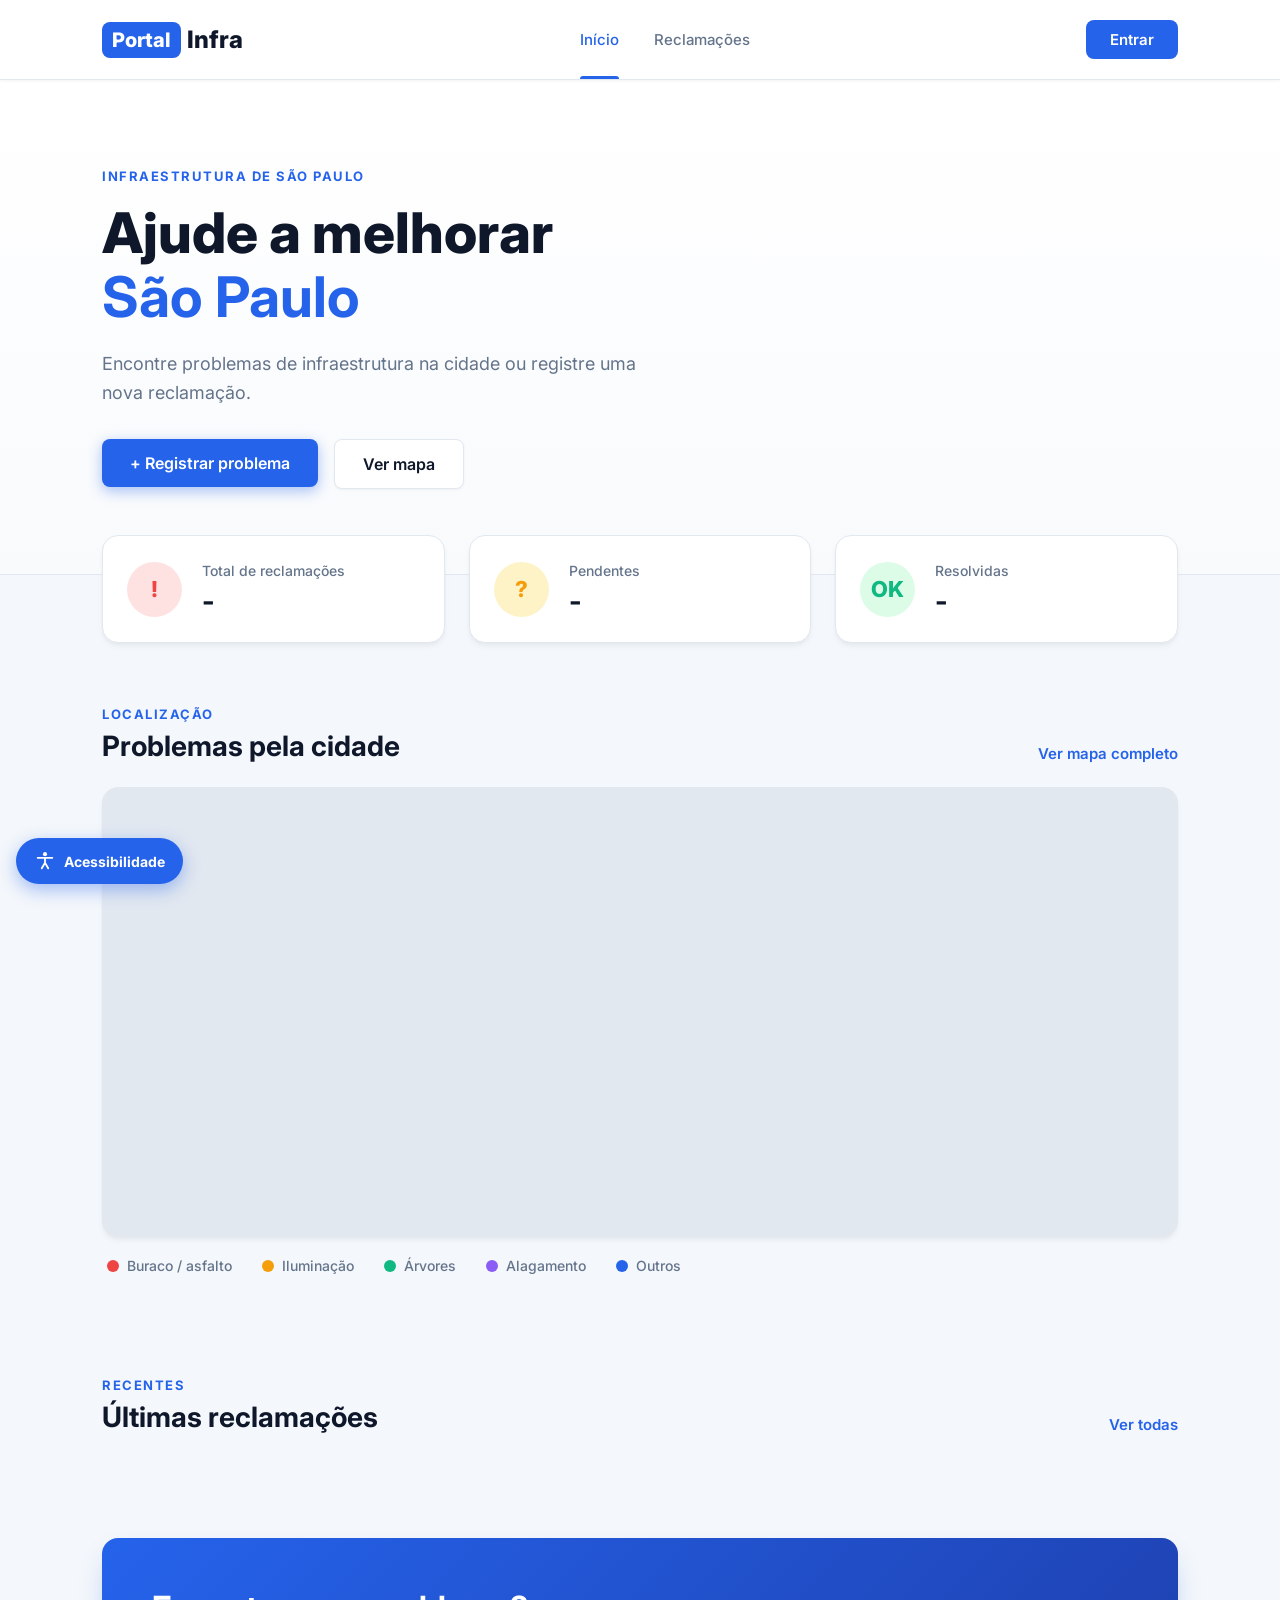
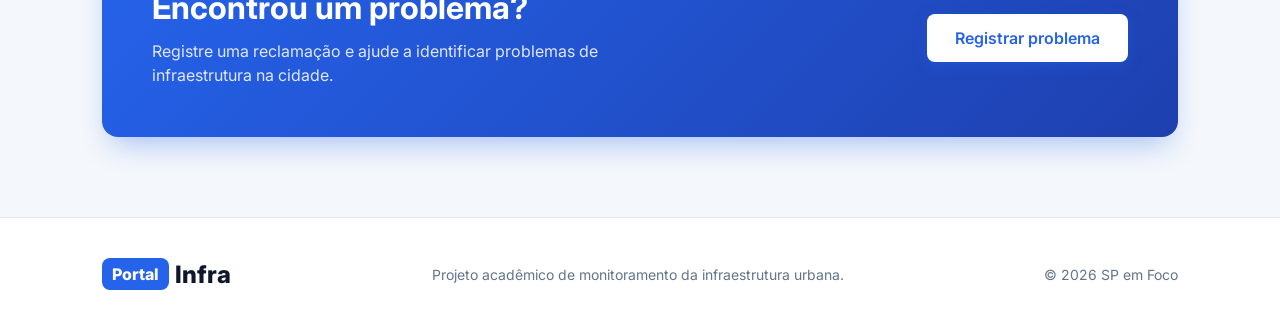
<file: index.html>
<!doctype html>
<html lang="pt-br">
<head>
  <meta charset="UTF-8" />
  <meta name="viewport" content="width=device-width, initial-scale=1.0" />
  <title>Portal Infra</title>
  <!-- Adicionando a fonte Inter -->
  <link rel="preconnect" href="https://fonts.googleapis.com" />
  <link rel="preconnect" href="https://fonts.gstatic.com" crossorigin />
  <link
          href="https://fonts.googleapis.com/css2?family=Inter:wght@400;500;600;700;800&display=swap"
          rel="stylesheet"
  />
  <link rel="stylesheet" href="style.css" />
  <script src="api.js" defer></script>
  <script src="scriptindex.js" defer></script>
</head>
<body>
<!-- CABEÇALHO -->
<header class="header">
  <div class="logo"><span>Portal</span> Infra</div>

  <nav id="nav-menu">
    <a href="#" class="active">Início</a>

    <a href="reclamacoes.html">Reclamações</a>
    
  </nav>

  <div class="header-actions">
    <!-- Área do usuário -->
    <div class="user-menu" id="user-menu" style="display: none">
      <button
              class="user-menu-btn"
              id="user-menu-btn"
              type="button"
              aria-expanded="false"
      >
        <span id="nome-usuario">Usuário</span>
        <span class="seta-menu">▼</span>
      </button>

      <div class="user-dropdown" id="user-dropdown" hidden>
        <a href="perfil.html">Meu perfil</a>
        <a href="reclamacoes.html">Reclamações</a>
        <button type="button" id="btn-sair">Sair</button>
      </div>
    </div>

    <a href="login.html" id="btn-entrar">
      <button class="btn-login" type="button">Entrar</button>
    </a>

    <!-- Botão Menu Mobile (Hambúrguer) -->
    <button
            class="menu-toggle"
            id="menu-toggle"
            type="button"
            aria-label="Abrir menu de navegação"
            aria-expanded="false"
    >
      <span class="hamburger-bar"></span>
      <span class="hamburger-bar"></span>
      <span class="hamburger-bar"></span>
    </button>
  </div>
</header>

<script>
  // Renderização instantânea do cabeçalho e das opções de admin antes da resposta do servidor
  (function () {
    try {
      const salvo = JSON.parse(localStorage.getItem("usuario") || "null");
      if (salvo && salvo.nome) {
        const btnEntrar = document.getElementById("btn-entrar");
        const userMenu = document.getElementById("user-menu");
        const nomeUsuario = document.getElementById("nome-usuario");
        const dropdown = document.getElementById("user-dropdown");
        const btnSair = document.getElementById("btn-sair");

        if (btnEntrar) btnEntrar.style.display = "none";
        if (userMenu) userMenu.style.display = "block";
        if (nomeUsuario) nomeUsuario.textContent = salvo.nome;

        if (salvo.tipo === "ADMIN" && dropdown) {
          const linksAdmin = [
            { id: "link-moderacao", href: "moderacao.html", texto: "Painel de Moderação" },
            { id: "link-validacao-resolucoes", href: "validar-resolucoes.html", texto: "Validar Resoluções" },
          ];

          linksAdmin.forEach(({ id, href, texto }) => {
            if (!document.getElementById(id)) {
              const link = document.createElement("a");
              link.id = id;
              link.href = href;
              link.textContent = texto;
              if (btnSair) {
                dropdown.insertBefore(link, btnSair);
              } else {
                dropdown.appendChild(link);
              }
            }
          });
        }
      }
    } catch (e) {
      localStorage.removeItem("usuario");
    }
  })();
</script>

<!-- CONTEÚDO PRINCIPAL -->
<main>
  <!-- HERO -->
  <section class="hero">
    <div class="hero-text">
      <span class="tag">INFRAESTRUTURA DE SÃO PAULO</span>
      <h1>
        Ajude a melhorar
        <strong>São Paulo</strong>
      </h1>
      <p>
        Encontre problemas de infraestrutura na cidade ou registre uma nova
        reclamação.
      </p>

      <div class="hero-buttons">
        <a href="nova-reclamacao.html" data-acao="nova-reclamacao">
          <button class="btn-primary" type="button">+ Registrar problema</button>
        </a>
        <button class="btn-secondary" type="button">Ver mapa</button>
      </div>
    </div>
  </section>

  <!-- ESTATÍSTICAS -->
  <section class="stats">
    <div class="stat-card">
      <div class="red-recl">!</div>
      <div>
        <span>Total de reclamações</span>
        <h2 id="count-total">-</h2>
      </div>
    </div>

    <div class="stat-card">
      <div class="analise-yel">?</div>
      <div>
        <span>Pendentes</span>
        <h2 id="count-pendentes">-</h2>
      </div>
    </div>

    <div class="stat-card">
      <div class="resolvidas-gre">OK</div>
      <div>
        <span>Resolvidas</span>
        <h2 id="count-resolvidas">-</h2>
      </div>
    </div>
  </section>

  <!-- MAPA -->
  <section class="map-section">
    <div class="section-title">
      <div>
        <span class="small-title">LOCALIZAÇÃO</span>
        <h2>Problemas pela cidade</h2>
      </div>
      <button class="see-map" type="button">Ver mapa completo</button>
    </div>

    <div class="map" id="map">
      <!-- Conteúdo do mapa inserido pelo JS -->
    </div>

    <!-- LEGENDA -->
    <div class="legend">
      <div><span class="legend-dot red-dot"></span> Buraco / asfalto</div>
      <div><span class="legend-dot yellow-dot"></span> Iluminação</div>
      <div><span class="legend-dot green-dot"></span> Árvores</div>
      <div><span class="legend-dot purple-dot"></span>Alagamento</div>
      <div><span class="legend-dot blue-dot"></span> Outros</div>
      
    </div>
  </section>

  <!-- RECLAMAÇÕES RECENTES -->
  <section class="complaints">
    <div class="section-title">
      <div>
        <span class="small-title">RECENTES</span>
        <h2>Últimas reclamações</h2>
      </div>
      <button class="see-map" type="button">Ver todas</button>
    </div>

    <div class="complaint-list">
      <!-- Conteúdo das reclamações inserido pelo JS -->
      <div class="complaint-list" id="lista-recentes"></div>
    </div>
  </section>

  <!-- CTA -->
  <section class="cta">
    <div>
      <h2>Encontrou um problema?</h2>
      <p>
        Registre uma reclamação e ajude a identificar problemas de
        infraestrutura na cidade.
      </p>
    </div>
    <button class="btn-primary cta-btn" type="button" data-acao="nova-reclamacao">
      Registrar problema
    </button>
  </section>
</main>

<!-- RODAPÉ -->
<footer>
  <div class="logo"><span>Portal</span> Infra</div>
  <p>Projeto acadêmico de monitoramento da infraestrutura urbana.</p>
  <span>© 2026 SP em Foco</span>
</footer>
</body>
</html>
</file>
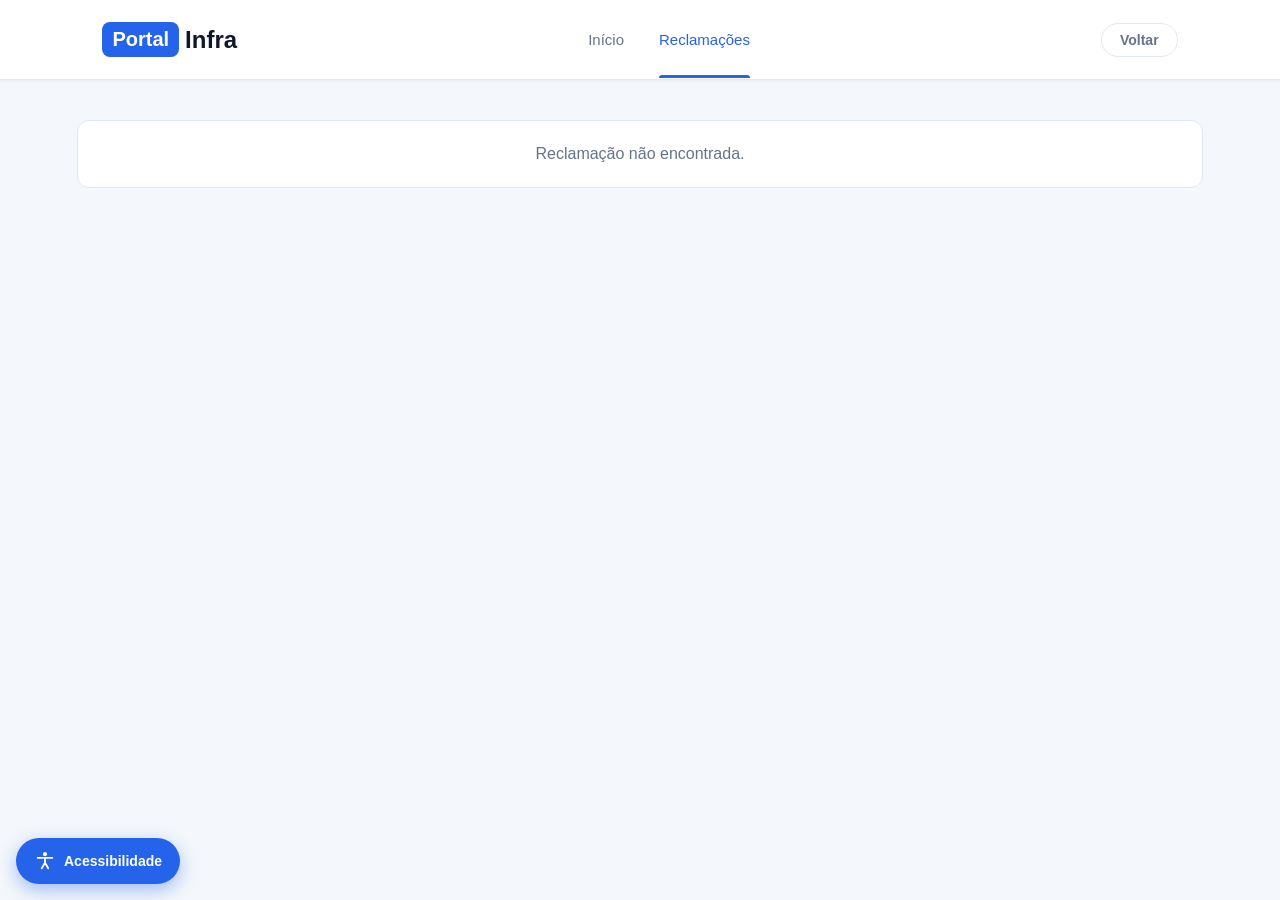
<file: detalhe-reclamacao.html>
<!doctype html>
<html lang="pt-BR">
<head>
    <meta charset="UTF-8" />
    <meta name="viewport" content="width=device-width, initial-scale=1.0" />
    <title>Reclamação | Portal-Infra</title>

    <!-- copie daqui os mesmos <link> da fonte Inter do reclamacoes.html -->
    <link rel="stylesheet" href="reclamacoes.css" />
    <link rel="stylesheet" href="style.css" />
    <link rel="stylesheet" href="comentarios-resolucao.css" />
    <script src="api.js" defer></script>
    <script src="comentarios.js" defer></script>
    <script src="detalhe-reclamacao.js" defer></script>

</head>
<body>
<header class="header">
    <a href="index.html" class="logo"><span>Portal</span> Infra</a>

    <nav id="nav-menu">
        <a href="index.html">Início</a>

        <a href="reclamacoes.html" class="active">Reclamações</a>
   
    </nav>

    <div class="header-actions">
        <button type="button" class="btn-secondary" id="btnVoltar">
            Voltar
        </button>

        <!-- Botão Menu Mobile (Hambúrguer) -->
        <button
                class="menu-toggle"
                id="menu-toggle"
                type="button"
                aria-label="Abrir menu de navegação"
                aria-expanded="false"
        >
            <span class="hamburger-bar"></span>
            <span class="hamburger-bar"></span>
            <span class="hamburger-bar"></span>
        </button>
    </div>
</header>

<main class="container">


    <p id="detalhe-erro" class="detalhe-erro" hidden></p>

    <article id="detalhe" class="detalhe-pagina" hidden>
        <div class="detalhe-galeria" id="detalhe-galeria">
            <div class="detalhe-imagem">
                <img id="detalhe-foto" alt="Foto da reclamação" />
            </div>

            <div id="detalhe-miniaturas" class="detalhe-miniaturas"></div>
        </div>

        <div class="detalhe-corpo">
            <div class="detalhe-tags">
                <span id="detalhe-status" class="status"></span>
                <span id="detalhe-categoria" class="detalhe-categoria"></span>
            </div>
            <h1 id="detalhe-titulo"></h1>
            <p class="detalhe-local" id="detalhe-local"></p>
            <p class="detalhe-descricao" id="detalhe-descricao"></p>
            <dl class="detalhe-info">
                <div><dt>Gravidade</dt><dd id="detalhe-gravidade"></dd></div>
                <div><dt>Registrada em</dt><dd id="detalhe-data"></dd></div>
                <div><dt>Protocolo</dt><dd id="detalhe-id"></dd></div>
            </dl>
            <button type="button" id="btn-denunciar-reclamacao-detalhe" class="botao-denunciar-reclamacao" hidden>
                🚩 Denunciar reclamação
            </button>
        </div>
    </article>
    <section id="comentarios" class="detalhe-comentarios" hidden>
        <h2>Comentários</h2>
        <div class="detalhe-comentar">
            <textarea id="novo-comentario-texto" placeholder="Comente algo sobre esta reclamação..."></textarea>
            <button type="button" id="btn-publicar-comentario" onclick="enviarComentarioPrincipal()">Publicar</button>
        </div>

        <!-- SUGESTÃO DE RESOLUÇÃO -->
        <div class="resolucao-box">
            <button
                    type="button"
                    id="btn-toggle-resolucao"
                    class="btn-toggle-resolucao"
                    aria-pressed="false"
                    aria-controls="resolucao-campos"
                    onclick="alternarModoResolucao()">
                ✅ Sugerir que este problema foi resolvido
            </button>

            <div id="resolucao-campos" class="resolucao-campos" hidden>

                <label for="resolucao-foto">Foto que comprova a resolução *</label>
                <input
                        type="file"
                        id="resolucao-foto"
                        accept="image/jpeg,image/png"
                        onchange="aoSelecionarFotoResolucao(this)" />
                <small>JPG ou PNG, até 5 MB. A foto é obrigatória.</small>

                <div id="resolucao-preview" class="resolucao-preview" hidden></div>
            </div>
        </div>

        <div id="lista-comentarios"></div>
    </section>
</main>

<!-- copie o <footer> do reclamacoes.html -->
</body>
</html>
</file>
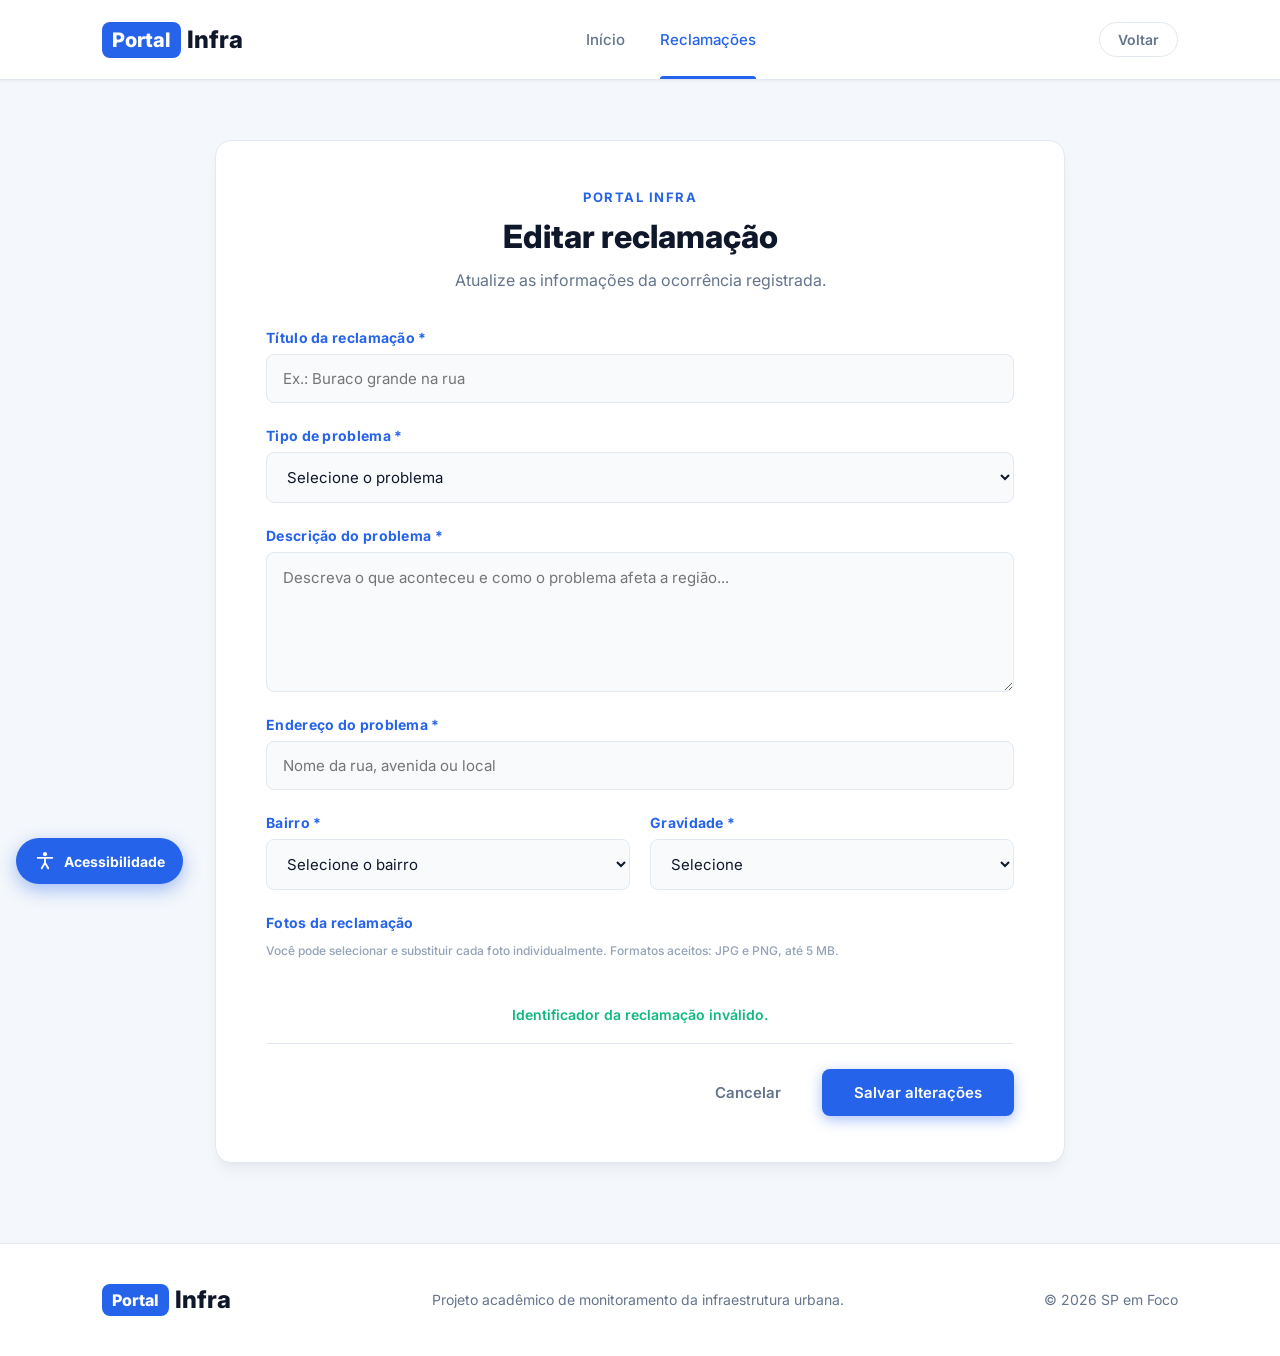
<file: editar-reclamacao.html>
<!doctype html>
<html lang="pt-BR">
<head>
    <meta charset="UTF-8" />
    <meta name="viewport" content="width=device-width, initial-scale=1.0" />

    <title>Editar Reclamação | Portal Infra</title>

    <link rel="preconnect" href="https://fonts.googleapis.com" />
    <link rel="preconnect" href="https://fonts.gstatic.com" crossorigin />

    <link
        href="https://fonts.googleapis.com/css2?family=Inter:wght@400;500;600;700;800&display=swap"
        rel="stylesheet"
    />

    <link rel="stylesheet" href="style.css" />
    <link rel="stylesheet" href="nova-reclamacao.css" />

    <script src="api.js" defer></script>
    <script src="editar-reclamacao.js" defer></script>
</head>

<body>
    <header class="header">
        <a href="index.html" class="logo">
            <span>Portal</span> Infra
        </a>

        <nav id="nav-menu">
            <a href="index.html">Início</a>
           
            <a href="reclamacoes.html" class="active">Reclamações</a>
          
        </nav>

        <div class="header-actions">
            <button
                type="button"
                class="btn-secondary"
                id="btnVoltar"
            >
                Voltar
            </button>

            <!-- Botão Menu Mobile (Hambúrguer) -->
            <button
                class="menu-toggle"
                id="menu-toggle"
                type="button"
                aria-label="Abrir menu de navegação"
                aria-expanded="false"
            >
                <span class="hamburger-bar"></span>
                <span class="hamburger-bar"></span>
                <span class="hamburger-bar"></span>
            </button>
        </div>
    </header>

    <main class="nova-reclamacao">
        <section class="formulario-reclamacao">

            <div class="formulario-cabecalho">
                <span class="formulario-tag">PORTAL INFRA</span>

                <h1>Editar reclamação</h1>

                <p>
                    Atualize as informações da ocorrência registrada.
                </p>
            </div>

            <form id="form-reclamacao">

                <div class="campo-reclamacao">
                    <label for="titulo">Título da reclamação *</label>

                    <input
                        type="text"
                        id="titulo"
                        name="titulo"
                        placeholder="Ex.: Buraco grande na rua"
                        maxlength="100"
                        required
                    />
                </div>

                <div class="campo-reclamacao">
                    <label for="categoria">Tipo de problema *</label>

                    <select id="categoria" name="categoria" required>
                        <option value="">Selecione o problema</option>
                        <option value="Buraco na rua">Buraco na rua</option>
                        <option value="Rua sem asfalto">Rua sem asfalto</option>
                        <option value="Poste sem iluminação">Poste sem iluminação</option>
                        <option value="Poste danificado">Poste danificado</option>
                        <option value="Árvore caída">Árvore caída</option>
                        <option value="Calçada danificada">Calçada danificada</option>
                        <option value="Alagamento">Alagamento</option>
                        <option value="Outro">Outro</option>
                    </select>
                </div>

                <div class="campo-reclamacao">
                    <label for="descricao">Descrição do problema *</label>

                    <textarea
                        id="descricao"
                        name="descricao"
                        placeholder="Descreva o que aconteceu e como o problema afeta a região..."
                        maxlength="1500"
                        required
                    ></textarea>
                </div>

                <div class="campo-reclamacao">
                    <label for="endereco">Endereço do problema *</label>

                    <input
                        type="text"
                        id="endereco"
                        name="endereco"
                        placeholder="Nome da rua, avenida ou local"
                        maxlength="255"
                        required
                    />
                </div>

                <div class="campos-linha">

                    <div class="campo-reclamacao">
                        <label for="bairro">Bairro *</label>

                        <select id="bairro" name="bairro" required>
                            <option value="">Selecione o bairro</option>
                            <option value="Água Rasa">Água Rasa</option>
                            <option value="Alto de Pinheiros">Alto de Pinheiros</option>
                            <option value="Anhanguera">Anhanguera</option>
                            <option value="Aricanduva">Aricanduva</option>
                            <option value="Artur Alvim">Artur Alvim</option>
                            <option value="Barra Funda">Barra Funda</option>
                            <option value="Bela Vista">Bela Vista</option>
                            <option value="Belém">Belém</option>
                            <option value="Bom Retiro">Bom Retiro</option>
                            <option value="Brás">Brás</option>
                            <option value="Brasilândia">Brasilândia</option>
                            <option value="Butantã">Butantã</option>
                            <option value="Cachoeirinha">Cachoeirinha</option>
                            <option value="Cambuci">Cambuci</option>
                            <option value="Campo Belo">Campo Belo</option>
                            <option value="Campo Grande">Campo Grande</option>
                            <option value="Campo Limpo">Campo Limpo</option>
                            <option value="Cangaíba">Cangaíba</option>
                            <option value="Capão Redondo">Capão Redondo</option>
                            <option value="Carrão">Carrão</option>
                            <option value="Casa Verde">Casa Verde</option>
                            <option value="Cidade Ademar">Cidade Ademar</option>
                            <option value="Cidade Dutra">Cidade Dutra</option>
                            <option value="Cidade Líder">Cidade Líder</option>
                            <option value="Cidade Tiradentes">Cidade Tiradentes</option>
                            <option value="Consolação">Consolação</option>
                            <option value="Cursino">Cursino</option>
                            <option value="Ermelino Matarazzo">Ermelino Matarazzo</option>
                            <option value="Freguesia do Ó">Freguesia do Ó</option>
                            <option value="Grajaú">Grajaú</option>
                            <option value="Guaianases">Guaianases</option>
                            <option value="Iguatemi">Iguatemi</option>
                            <option value="Ipiranga">Ipiranga</option>
                            <option value="Itaim Bibi">Itaim Bibi</option>
                            <option value="Itaim Paulista">Itaim Paulista</option>
                            <option value="Itaquera">Itaquera</option>
                            <option value="Jabaquara">Jabaquara</option>
                            <option value="Jaçanã">Jaçanã</option>
                            <option value="Jaguara">Jaguara</option>
                            <option value="Jaguaré">Jaguaré</option>
                            <option value="Jaraguá">Jaraguá</option>
                            <option value="Jardim Ângela">Jardim Ângela</option>
                            <option value="Jardim Helena">Jardim Helena</option>
                            <option value="Jardim Paulista">Jardim Paulista</option>
                            <option value="Jardim São Luís">Jardim São Luís</option>
                            <option value="José Bonifácio">José Bonifácio</option>
                            <option value="Lajeado">Lajeado</option>
                            <option value="Lapa">Lapa</option>
                            <option value="Liberdade">Liberdade</option>
                            <option value="Limão">Limão</option>
                            <option value="Mandaqui">Mandaqui</option>
                            <option value="Marsilac">Marsilac</option>
                            <option value="Moema">Moema</option>
                            <option value="Mooca">Mooca</option>
                            <option value="Morumbi">Morumbi</option>
                            <option value="Parelheiros">Parelheiros</option>
                            <option value="Pari">Pari</option>
                            <option value="Parque do Carmo">Parque do Carmo</option>
                            <option value="Pedreira">Pedreira</option>
                            <option value="Penha">Penha</option>
                            <option value="Perdizes">Perdizes</option>
                            <option value="Perus">Perus</option>
                            <option value="Pinheiros">Pinheiros</option>
                            <option value="Pirituba">Pirituba</option>
                            <option value="Ponte Rasa">Ponte Rasa</option>
                            <option value="Raposo Tavares">Raposo Tavares</option>
                            <option value="República">República</option>
                            <option value="Rio Pequeno">Rio Pequeno</option>
                            <option value="Sacomã">Sacomã</option>
                            <option value="Santa Cecília">Santa Cecília</option>
                            <option value="Santana">Santana</option>
                            <option value="Santo Amaro">Santo Amaro</option>
                            <option value="São Domingos">São Domingos</option>
                            <option value="São Lucas">São Lucas</option>
                            <option value="São Mateus">São Mateus</option>
                            <option value="São Miguel">São Miguel</option>
                            <option value="São Rafael">São Rafael</option>
                            <option value="Sapopemba">Sapopemba</option>
                            <option value="Saúde">Saúde</option>
                            <option value="Sé">Sé</option>
                            <option value="Socorro">Socorro</option>
                            <option value="Tatuapé">Tatuapé</option>
                            <option value="Tremembé">Tremembé</option>
                            <option value="Tucuruvi">Tucuruvi</option>
                            <option value="Vila Andrade">Vila Andrade</option>
                            <option value="Vila Curuçá">Vila Curuçá</option>
                            <option value="Vila Formosa">Vila Formosa</option>
                            <option value="Vila Guilherme">Vila Guilherme</option>
                            <option value="Vila Jacuí">Vila Jacuí</option>
                            <option value="Vila Leopoldina">Vila Leopoldina</option>
                            <option value="Vila Maria">Vila Maria</option>
                            <option value="Vila Mariana">Vila Mariana</option>
                            <option value="Vila Matilde">Vila Matilde</option>
                            <option value="Vila Medeiros">Vila Medeiros</option>
                            <option value="Vila Prudente">Vila Prudente</option>
                            <option value="Vila Sônia">Vila Sônia</option>
                        </select>
                    </div>

                    <div class="campo-reclamacao">
                        <label for="gravidade">Gravidade *</label>

                        <select id="gravidade" name="gravidade" required>
                            <option value="">Selecione</option>
                            <option value="Leve">Leve</option>
                            <option value="Moderado">Moderado</option>
                            <option value="Grave">Grave</option>
                        </select>
                    </div>

                </div>

             
                <div class="campo-reclamacao">
                    <label>Fotos da reclamação</label>

                    <small>
                        Você pode selecionar e substituir cada foto individualmente.
                        Formatos aceitos: JPG e PNG, até 5 MB.
                    </small>

                    <div id="fotos-atuais" class="preview-fotos"></div>
                </div>

                <p
                    id="mensagem-formulario"
                    role="status"
                    aria-live="polite"
                ></p>

                <div class="acoes-formulario">
                    <a href="reclamacoes.html" class="btn-cancelar">
                        Cancelar
                    </a>

                    <button type="submit" class="btn-primary">
                        Salvar alterações
                    </button>
                </div>

            </form>
        </section>
    </main>

    <footer>
        <div class="logo"><span>Portal</span> Infra</div>
        <p>Projeto acadêmico de monitoramento da infraestrutura urbana.</p>
        <span>© 2026 SP em Foco</span>
    </footer>
</body>
</html>
</file>
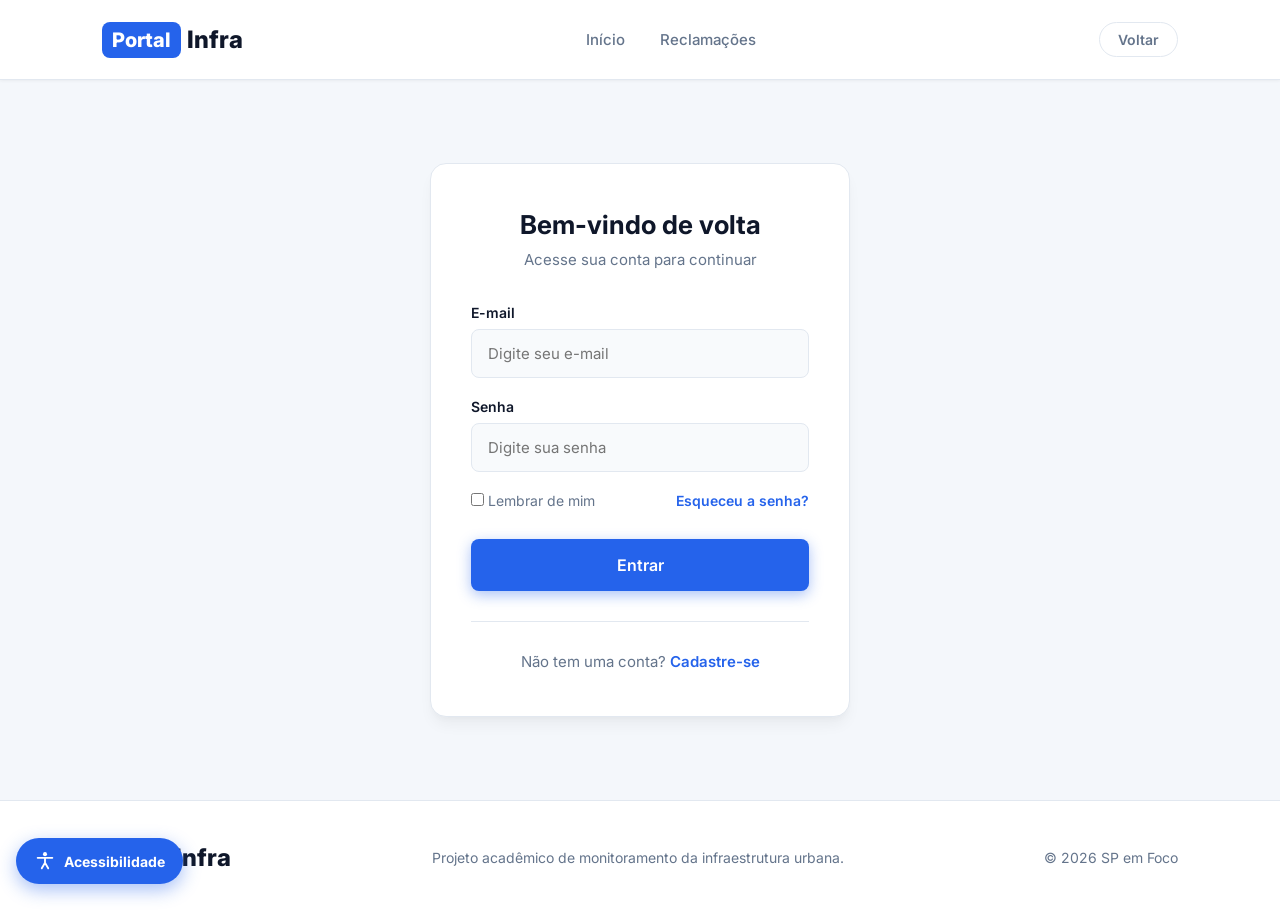
<file: login.html>
<!doctype html>
<html lang="pt-br">
<head>
  <meta charset="UTF-8" />
  <meta name="viewport" content="width=device-width, initial-scale=1.0" />
  <title>Entrar - Portal Infra</title>

  <!-- Adicionando a fonte moderna Inter -->
  <link rel="preconnect" href="https://fonts.googleapis.com" />
  <link rel="preconnect" href="https://fonts.gstatic.com" crossorigin />
  <link
          href="https://fonts.googleapis.com/css2?family=Inter:wght@400;500;600;700;800&display=swap"
          rel="stylesheet"
  />

  <link rel="stylesheet" href="style.css" />
  <link rel="stylesheet" href="acessibilidade.css" />
  <script src="https://code.jquery.com/jquery-3.6.0.min.js"></script>
  <script src="scriptlogin.js" defer></script>
  <script src="acessibilidade.js" defer></script>


</head>
<body>
<!-- CABEÇALHO -->
<header class="header">
  <a href="index.html" class="logo"><span>Portal</span> Infra</a>
  <nav id="nav-menu">
    <a href="index.html">Início</a>
    <a href="reclamacoes.html">Reclamações</a>
  
  </nav>

  <div class="header-actions">
    <!-- Botão Voltar (estilizado via CSS) -->
    <a href="index.html"><button class="btn-secondary" type="button">Voltar</button></a>

    <!-- Botão Menu Mobile (Hambúrguer) -->
    <button
            class="menu-toggle"
            id="menu-toggle"
            type="button"
            aria-label="Abrir menu de navegação"
            aria-expanded="false"
    >
      <span class="hamburger-bar"></span>
      <span class="hamburger-bar"></span>
      <span class="hamburger-bar"></span>
    </button>
  </div>
</header>

<!-- CONTEÚDO DE AUTENTICAÇÃO -->
<main class="auth-page">
  <div class="auth-container">
    <!-- FORMULÁRIO DE LOGIN -->
    <div class="auth-card" id="form-login">
      <div class="auth-header">
        <h2>Bem-vindo de volta</h2>
        <p>Acesse sua conta para continuar</p>
      </div>

      <form action="#" method="POST" id="login-form">
        <div class="input-group">
          <label for="email">E-mail</label>
          <input
                  type="email"
                  id="email"
                  name="email"
                  placeholder="Digite seu e-mail"
                  required
          />
        </div>

        <div class="input-group">
          <label for="senha">Senha</label>
          <input
                  type="password"
                  id="senha"
                  name="senha"
                  placeholder="Digite sua senha"
                  required
          />
        </div>

        <div class="auth-options">
          <label>
            <input type="checkbox" name="lembrar" /> Lembrar de mim
          </label>
          <a
                  href="#"
                  class="forgot-password"
                  onclick="
                  toggleAuth('recuperar');
                  return false;
                "
          >Esqueceu a senha?</a
          >
        </div>

        <button type="submit" class="btn-primary btn-full">Entrar</button>
      </form>

      <div class="auth-footer">
        Não tem uma conta?
        <button class="btn-link" onclick="toggleAuth('cadastro')">
          Cadastre-se
        </button>
      </div>
    </div>

    <!-- FORMULÁRIO DE CADASTRO -->
    <div class="auth-card" id="form-cadastro" style="display: none">
      <div class="auth-header">
        <h2>Crie sua conta</h2>
        <p>Junte-se a nós e ajude a melhorar a cidade</p>
      </div>

      <div id="area-verificacao" style="display: none">
        <div class="input-group">
          <label for="codigo_cad">Código de verificação</label>
          <input
                  type="text"
                  id="codigo_cad"
                  maxlength="6"
                  inputmode="numeric"
                  placeholder="Digite o código recebido"
          />
        </div>

        <button
                type="submit"
                form="cadastro-form"
                id="btn-confirmar-cadastro"
                class="submit btn-primary btn-full"
        >
          Confirmar cadastro
        </button>
      </div>

      <form action="#" method="POST" id="cadastro-form">
        <div class="input-group">
          <label for="nome_cad">Nome completo</label>
          <input
                  type="text"
                  id="nome_cad"
                  name="nome"
                  placeholder="Digite seu nome"
                  required
          />
        </div>

        <div class="input-group">
          <label for="email_cad">E-mail</label>
          <input
                  type="email"
                  id="email_cad"
                  name="email"
                  placeholder="Digite seu e-mail"
                  required
          />
        </div>

        <div class="input-group">
          <label for="telefone_cad">Telefone</label>
          <input
                  type="tel"
                  id="telefone_cad"
                  name="telefone"
                  placeholder="(00) 00000-0000"
                  maxlength="15"
                  inputmode="numeric"
                  autocomplete="tel-national"
                  pattern="\(\d{2}\) \d{4,5}-\d{4}"
                  title="Digite o DDD e o número, por exemplo (11) 98765-4321"
                  required
          />
        </div>

        <div class="input-group">
          <label for="senha_cad">Senha</label>
          <input
                  type="password"
                  id="senha_cad"
                  name="senha"
                  placeholder="Crie uma senha"
                  minlength="6"
                  required
          />
        </div>

        <div class="input-group">
          <label for="cep_cad">CEP</label>
          <input
                  type="text"
                  id="cep_cad"
                  name="cep"
                  placeholder="00000-000"
                  maxlength="9"
                  inputmode="numeric"
                  autocomplete="postal-code"
                  required
          />
          <small id="cep-status"></small>
        </div>

        <div class="input-group">
          <label for="data_nasc">Data de Nascimento</label>
          <input
                  type="date"
                  id="data_nasc"
                  name="dataNascimento"
                  placeholder="Digite sua data de nascimento"
                  required
          />
        </div>

        <div class="input-row">
          <div class="input-group">
            <label for="logradouro_cad">Rua</label>
            <input
                    type="text"
                    id="logradouro_cad"
                    name="logradouro"
                    placeholder="Rua / Avenida"
                    required
            />
          </div>
          <div class="input-group">
            <label for="numero_cad">Número</label>
            <input
                    type="text"
                    id="numero_cad"
                    name="numero"
                    placeholder="Nº"
                    required
            />
          </div>
        </div>

        <div class="input-group">
          <label for="complemento_cad">Complemento</label>
          <input
                  type="text"
                  id="complemento_cad"
                  name="complemento"
                  placeholder="Apto, bloco (opcional)"
          />
        </div>

        <div class="input-group">
          <label for="bairro_cad">Bairro</label>
          <input
                  type="text"
                  id="bairro_cad"
                  name="bairro"
                  placeholder="Bairro"
                  required
          />
        </div>

        <div class="input-row">
          <div class="input-group">
            <label for="cidade_cad">Cidade</label>
            <input
                    type="text"
                    id="cidade_cad"
                    name="cidade"
                    placeholder="Cidade"
                    required
            />
          </div>
          <div class="input-group">
            <label for="uf_cad">UF</label>
            <input
                    type="text"
                    id="uf_cad"
                    name="uf"
                    placeholder="UF"
                    maxlength="2"
                    required
            />
          </div>
        </div>

        <button
                type="button"
                id="btn-enviar-codigo"
                class="submit btn-primary btn-full"
        >
          Enviar código
        </button>

        <div class="auth-footer">
          Já tem uma conta?
          <button
                  type="button"
                  class="btn-link"
                  onclick="toggleAuth('login')"
          >
            Faça login
          </button>
        </div>
      </form>
    </div>

    <!-- FORMULÁRIO DE RECUPERAR SENHA -->
    <div class="auth-card" id="form-recuperar" style="display: none">
      <div class="auth-header">
        <h2>Recuperar senha</h2>
        <p>Digite seu e-mail para receber instruções de recuperação</p>
      </div>

      <form action="#" method="POST" id="recuperar-form">
        <div class="input-group">
          <label for="email_rec">E-mail cadastrado</label>
          <input
                  type="email"
                  id="email_rec"
                  name="email"
                  placeholder="Digite seu e-mail"
                  required
          />
        </div>

        <button type="submit" class="submit btn-primary btn-full">
          Enviar instruções
        </button>
      </form>

      <div class="auth-footer">
        Lembrou sua senha?
        <button class="btn-link" onclick="toggleAuth('login')">
          Faça login
        </button>
      </div>
    </div>
  </div>
</main>

<!-- RODAPÉ -->
<footer>
  <a href="index.html" class="logo"><span>Portal</span> Infra</a>
  <p>Projeto acadêmico de monitoramento da infraestrutura urbana.</p>
  <span>© 2026 SP em Foco</span>
</footer>
</body>
</html>
</file>
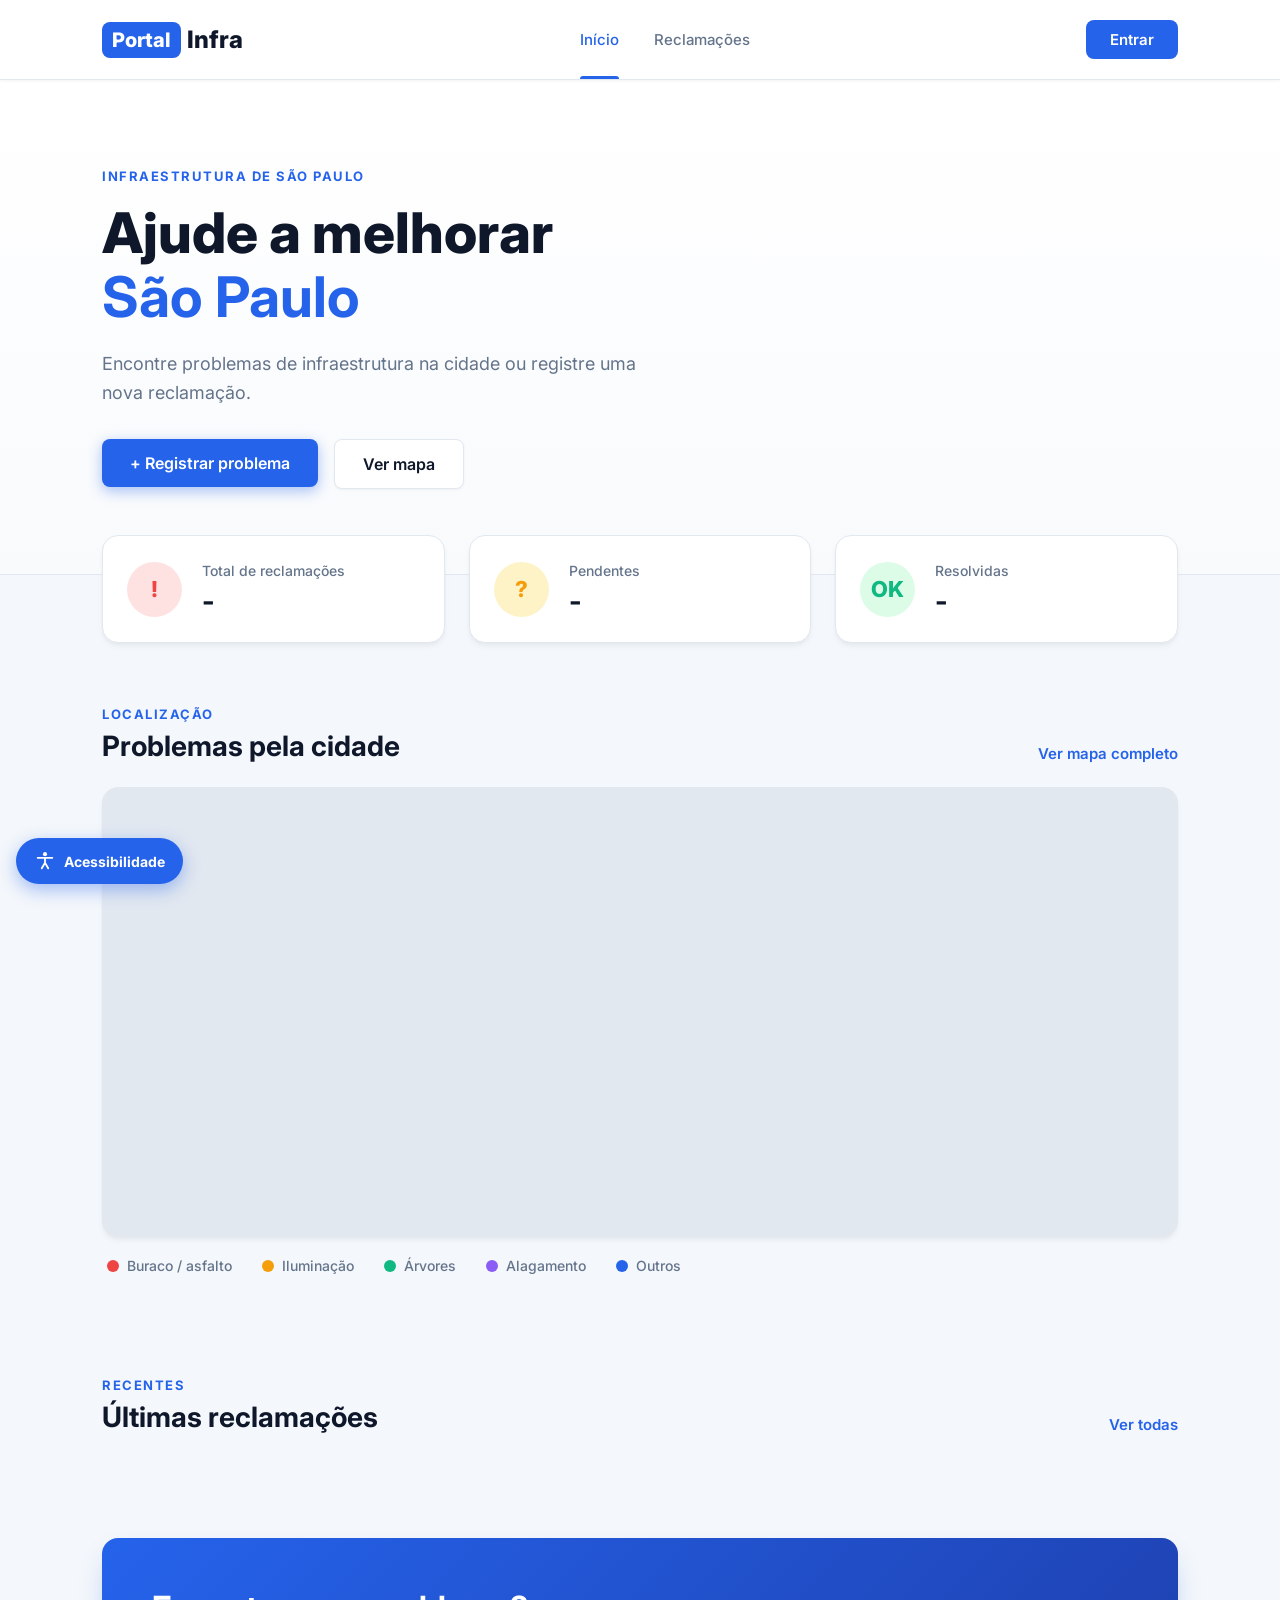
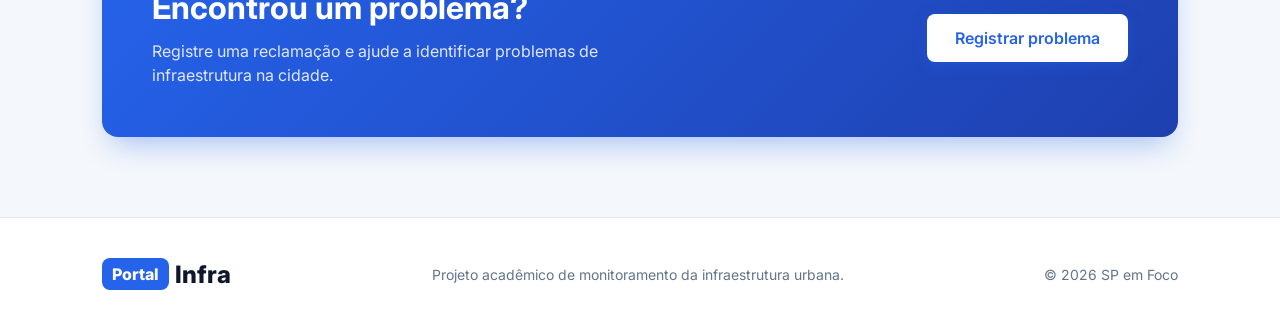
<file: moderacao.html>
<!doctype html>
<html lang="pt-br">
<head>
    <meta charset="UTF-8" />
    <meta name="viewport" content="width=device-width, initial-scale=1.0" />
    <title>Painel de Moderação - Portal Infra</title>
    <link rel="preconnect" href="https://fonts.googleapis.com" />
    <link rel="preconnect" href="https://fonts.gstatic.com" crossorigin />
    <link
            href="https://fonts.googleapis.com/css2?family=Inter:wght@400;500;600;700;800&display=swap"
            rel="stylesheet"
    />
    <link rel="stylesheet" href="style.css" />
    <link rel="stylesheet" href="moderacao.css" />
    <script src="api.js" defer></script>
    <script src="moderacao.js" defer></script>
</head>
<body>
<!-- CABEÇALHO -->
<header class="header">
    <a href="index.html" class="logo"><span>Portal</span> Infra</a>

    <nav id="nav-menu">
        <a href="index.html">Início</a>
        <a href="reclamacoes.html">Reclamações</a>
        <a href="moderacao.html" class="active">Moderação</a>
    </nav>

    <div class="header-actions">
        <div class="user-menu" id="user-menu" style="display: none">
            <button
                    class="user-menu-btn"
                    id="user-menu-btn"
                    type="button"
                    aria-expanded="false"
            >
                <span id="nome-usuario">Admin</span>
                <span class="seta-menu">▼</span>
            </button>

            <div class="user-dropdown" id="user-dropdown" hidden>
                <a href="perfil.html">Meu perfil</a>
                <a href="reclamacoes.html">Reclamações</a>
                <button type="button" id="btn-sair">Sair</button>
            </div>
        </div>

        <button
                class="menu-toggle"
                id="menu-toggle"
                type="button"
                aria-label="Abrir menu de navegação"
                aria-expanded="false"
        >
            <span class="hamburger-bar"></span>
            <span class="hamburger-bar"></span>
            <span class="hamburger-bar"></span>
        </button>
    </div>
</header>

<!-- CONTEÚDO PRINCIPAL (oculto até validar ADMIN) -->
<main id="conteudo-moderacao" style="visibility: hidden">
    <!-- CABEÇALHO DA PÁGINA -->
    <section class="mod-hero">
        <div class="mod-hero-inner">
            <span class="tag">ADMINISTRAÇÃO & AUDITORIA</span>
            <h1>Painel de Moderação</h1>
            <p>
                Analise denúncias da comunidade, edite conteúdos inadequados ou
                remova publicações que violem as diretrizes do Portal Infra.
            </p>
        </div>
    </section>

    <!-- CARDS DE RESUMO -->
    <section class="stats mod-stats">
        <div class="stat-card">
            <div class="analise-yel">!</div>
            <div>
                <span>Pendentes de análise</span>
                <h2 id="stat-pendentes">-</h2>
            </div>
        </div>

        <div class="stat-card">
            <div class="red-recl">R</div>
            <div>
                <span>Reclamações denunciadas</span>
                <h2 id="stat-reclamacoes">-</h2>
            </div>
        </div>

        <div class="stat-card">
            <div class="resolvidas-gre">C</div>
            <div>
                <span>Comentários denunciados</span>
                <h2 id="stat-comentarios">-</h2>
            </div>
        </div>
    </section>

    <!-- ÁREA PRINCIPAL DE TRIAGEM -->
    <section class="mod-workspace">
        <!-- ABAS -->
        <div class="mod-tabs" role="tablist">
            <button
                    type="button"
                    class="mod-tab active"
                    data-tipo="RECLAMACAO"
                    role="tab"
                    aria-selected="true"
            >
                Reclamações
                <span class="tab-badge" id="badge-tab-reclamacao">0</span>
            </button>

            <button
                    type="button"
                    class="mod-tab"
                    data-tipo="COMENTARIO"
                    role="tab"
                    aria-selected="false"
            >
                Comentários
                <span class="tab-badge" id="badge-tab-comentario">0</span>
            </button>
        </div>

        <!-- BARRA DE PESQUISA E FILTROS -->
        <div class="mod-toolbar">
            <div class="mod-search-box">
                <span class="search-icon" aria-hidden="true">🔍</span>
                <input
                        type="text"
                        id="input-busca"
                        placeholder="Buscar por ID da denúncia, nome ou e-mail do usuário..."
                        autocomplete="off"
                />
                <button
                        type="button"
                        id="btn-limpar-busca"
                        class="btn-clear-search"
                        hidden
                        aria-label="Limpar busca"
                >
                    ✕
                </button>
            </div>

            <div class="mod-filters">
                <select id="filtro-status" aria-label="Filtrar por status">
                    <option value="PENDENTE" selected>Status: Pendentes</option>
                    <option value="CONCLUIDA">Status: Concluídas</option>
                    <option value="TODAS">Status: Todas</option>
                </select>
            </div>
        </div>

        <!-- FEEDBACK DE CARREGAMENTO / LISTA DE CARDS -->
        <div id="mod-feedback" class="mod-feedback" hidden></div>

        <div id="lista-denuncias" class="mod-list"></div>

        <!-- BOTÃO CARREGAR MAIS -->
        <div class="mod-load-more-wrap" id="wrap-carregar-mais" hidden>
            <button type="button" id="btn-carregar-mais" class="btn-secondary">
                Carregar mais denúncias
            </button>
        </div>
    </section>
</main>

<!-- OVERLAY E GAVETA LATERAL (DRAWER) DE DETALHES -->
<div id="drawer-overlay" class="drawer-overlay" hidden></div>

<aside
        id="mod-drawer"
        class="mod-drawer"
        aria-hidden="true"
        aria-labelledby="drawer-titulo"
>
    <div class="drawer-header">
        <div>
            <span class="drawer-id" id="drawer-id">Denúncia #0</span>
            <h2 id="drawer-titulo">Detalhes da Denúncia</h2>
        </div>
        <button
                type="button"
                id="btn-fechar-drawer"
                class="drawer-close"
                aria-label="Fechar painel lateral"
        >
            ✕
        </button>
    </div>

    <div class="drawer-body" id="drawer-body">
        <!-- Status e Auditoria (quando concluída) -->
        <div id="drawer-auditoria-box" class="drawer-auditoria" hidden></div>

        <!-- Dados da Pessoa Denunciada -->
        <div class="drawer-section">
            <h3>Usuário Denunciado</h3>
            <div class="drawer-user-card">
                <div class="drawer-avatar" id="drawer-user-avatar">U</div>
                <div class="drawer-user-info">
                    <strong id="drawer-user-nome">-</strong>
                    <span id="drawer-user-email">-</span>
                    <small id="drawer-user-id">ID do Usuário: -</small>
                </div>
            </div>
        </div>

        <!-- Motivo da Denúncia -->
        <div class="drawer-section">
            <h3>Motivo da Denúncia</h3>
            <div class="drawer-motivo-box">
                <span class="motivo-tag" id="drawer-motivo-categoria">-</span>
                <p id="drawer-motivo-descricao">-</p>
                <small id="drawer-denunciante-info">-</small>
            </div>
        </div>

        <!-- Conteúdo Denunciado (Visualização e Edição) -->
        <div class="drawer-section">
            <div class="drawer-section-header">
                <h3 id="drawer-conteudo-label">Conteúdo Denunciado</h3>
                <a
                        id="drawer-link-original"
                        href="#"
                        target="_blank"
                        rel="noopener noreferrer"
                        class="drawer-ext-link"
                >
                    Ver na página ↗
                </a>
            </div>

            <!-- Modo Leitura -->
            <div id="drawer-view-mode" class="drawer-content-box">
                <h4 id="drawer-item-titulo" hidden></h4>
                <p id="drawer-item-texto">-</p>
                <div id="drawer-item-meta" class="drawer-item-meta"></div>
            </div>

            <!-- Modo Edição -->
            <form id="drawer-edit-form" class="drawer-edit-form" hidden>
                <div class="input-group" id="grupo-edit-titulo" hidden>
                    <label for="edit-titulo">Título da Reclamação</label>
                    <input type="text" id="edit-titulo" maxlength="150" />
                </div>

                <div class="input-group">
                    <label for="edit-texto" id="label-edit-texto">Texto do Conteúdo</label>
                    <textarea id="edit-texto" rows="5" required></textarea>
                </div>

                <div class="drawer-edit-actions">
                    <button
                            type="button"
                            id="btn-cancelar-edicao"
                            class="btn-secondary btn-sm"
                    >
                        Cancelar
                    </button>
                    <button
                            type="submit"
                            id="btn-salvar-edicao"
                            class="btn-primary btn-sm"
                    >
                        Salvar edição e concluir
                    </button>
                </div>
            </form>
        </div>
    </div>

    <!-- Rodapé de Ações do Administrador -->
    <div class="drawer-footer" id="drawer-footer">
        <button
                type="button"
                id="btn-ignorar-denuncia"
                class="btn-mod-ignore"
        >
            Ignorar denúncia
        </button>

        <button
                type="button"
                id="btn-ativar-edicao"
                class="btn-mod-edit"
        >
            Editar conteúdo
        </button>

        <button
                type="button"
                id="btn-excluir-conteudo"
                class="btn-mod-delete"
        >
            Apagar por completo
        </button>
    </div>
</aside>

<!-- RODAPÉ -->
<footer>
    <div class="logo"><span>Portal</span> Infra</div>
    <p>Painel Administrativo — Moderação de Conteúdo Urbano.</p>
    <span>© 2026 SP em Foco</span>
</footer>
</body>
</html>
</file>
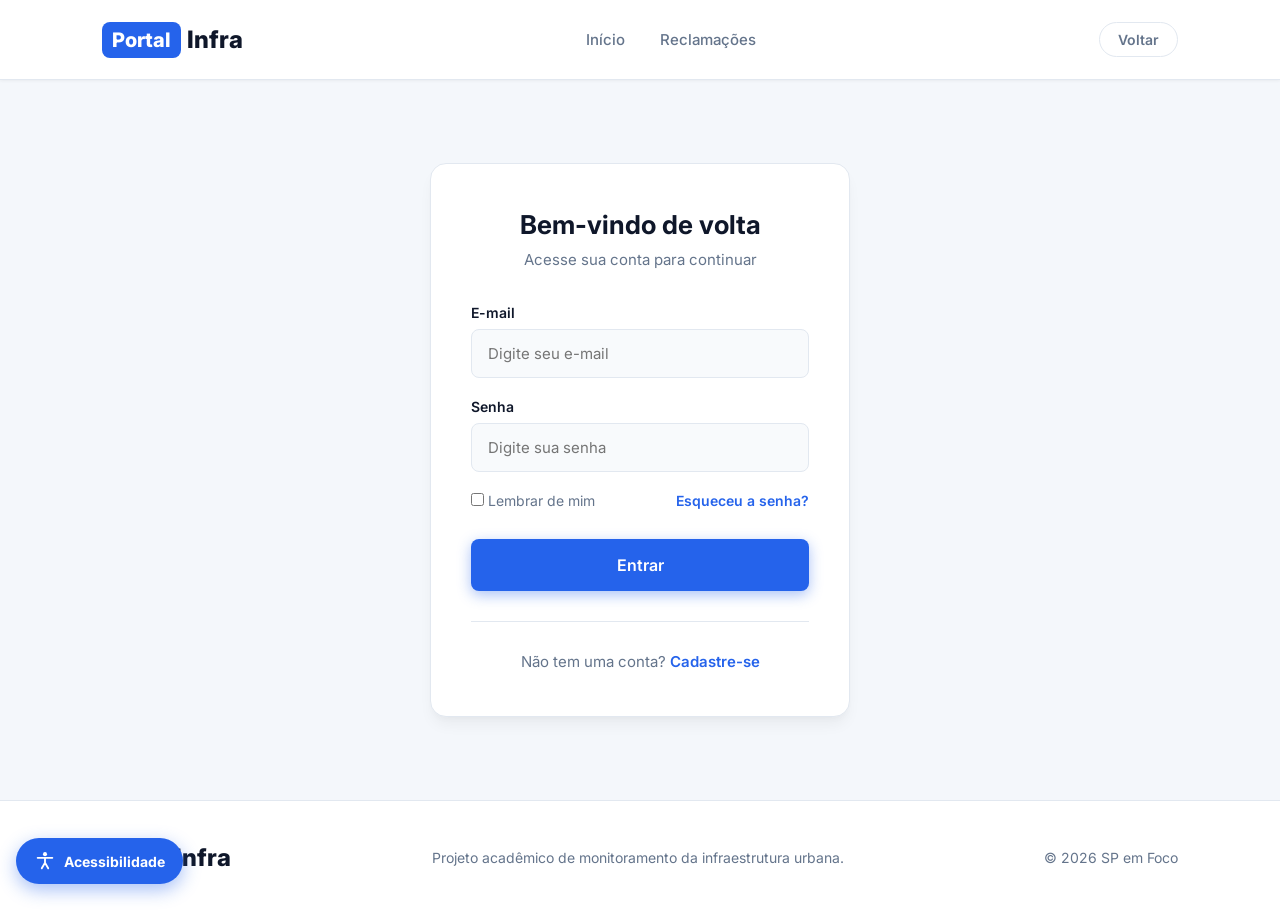
<file: nova-reclamacao.html>
<!doctype html>
<html lang="pt-BR">
<head>
  <meta charset="UTF-8" />
  <meta name="viewport" content="width=device-width, initial-scale=1.0" />

  <title>Nova Reclamação | Portal Infra</title>

  <!-- Adicionando a fonte Inter -->
  <link rel="preconnect" href="https://fonts.googleapis.com" />
  <link rel="preconnect" href="https://fonts.gstatic.com" crossorigin />
  <link
          href="https://fonts.googleapis.com/css2?family=Inter:wght@400;500;600;700;800&display=swap"
          rel="stylesheet"
  />

  <link rel="stylesheet" href="style.css" />
  <link rel="stylesheet" href="nova-reclamacao.css" />
  <script src="api.js" defer></script>
  <script src="reclamacao.js" defer></script>
</head>

<body>
<header class="header">
  <a href="index.html" class="logo"> <span>Portal</span> Infra </a>

  <nav id="nav-menu">
    <a href="index.html">Início</a>
   
    <a href="reclamacoes.html" class="active">Reclamações</a>
   
  </nav>

  <div class="header-actions">
    <a href="reclamacoes.html">
      <button type="button" class="btn-secondary" id="btnVoltar">Voltar</button>
    </a>

    <!-- Botão Menu Mobile (Hambúrguer) -->
    <button
            class="menu-toggle"
            id="menu-toggle"
            type="button"
            aria-label="Abrir menu de navegação"
            aria-expanded="false"
    >
      <span class="hamburger-bar"></span>
      <span class="hamburger-bar"></span>
      <span class="hamburger-bar"></span>
    </button>
  </div>
</header>

<main class="nova-reclamacao">
  <section class="formulario-reclamacao">
    <div class="formulario-cabecalho">
      <span class="formulario-tag">PORTAL INFRA</span>
      <h1>Registrar uma reclamação</h1>
      <p>
        Encontrou um problema na infraestrutura da cidade? Informe os
        detalhes para registrar a ocorrência.
      </p>
    </div>

    <form id="form-reclamacao">
      <div class="campo-reclamacao">
        <label for="titulo">Título da reclamação *</label>
        <input
                type="text"
                id="titulo"
                name="titulo"
                placeholder="Ex.: Buraco grande na rua"
                maxlength="100"
                required
        />
      </div>

      <div class="campo-reclamacao">
        <label for="categoria">Tipo de problema *</label>
        <select id="categoria" name="categoria" required>
          <option value="">Selecione o problema</option>
          <option value="Buraco na rua">Buraco na rua</option>
          <option value="Rua sem asfalto">Rua sem asfalto</option>
          <option value="Poste sem iluminação">Poste sem iluminação</option>
          <option value="Poste danificado">Poste danificado</option>
          <option value="Árvore caída">Árvore caída</option>
          <option value="Calçada danificada">Calçada danificada</option>
          <option value="Alagamento">Alagamento</option>
          <option value="Outro">Outro</option>
        </select>
      </div>

      <div class="campo-reclamacao">
        <label for="descricao">Descrição do problema *</label>
        <textarea
                id="descricao"
                name="descricao"
                placeholder="Descreva o que aconteceu e como o problema afeta a região..."
                maxlength="1500"
                required
        ></textarea>
      </div>

      <div class="campo-reclamacao">
        <label for="endereco">Endereço do problema *</label>
        <input
                type="text"
                id="endereco"
                name="endereco"
                placeholder="Nome da rua, avenida ou local"
                maxlength="255"
                required
        />
      </div>

      <div class="campos-linha">
        <div class="campo-reclamacao">
          <label for="bairro">Bairro *</label>
          <select id="bairro" name="bairro" required>
            <option value="">Selecione o bairro</option>
            <option value="Água Rasa">Água Rasa</option>
            <option value="Alto de Pinheiros">Alto de Pinheiros</option>
            <option value="Anhanguera">Anhanguera</option>
            <option value="Aricanduva">Aricanduva</option>
            <option value="Artur Alvim">Artur Alvim</option>
            <option value="Barra Funda">Barra Funda</option>
            <option value="Bela Vista">Bela Vista</option>
            <option value="Belém">Belém</option>
            <option value="Bom Retiro">Bom Retiro</option>
            <option value="Brás">Brás</option>
            <option value="Brasilândia">Brasilândia</option>
            <option value="Butantã">Butantã</option>
            <option value="Cachoeirinha">Cachoeirinha</option>
            <option value="Cambuci">Cambuci</option>
            <option value="Campo Belo">Campo Belo</option>
            <option value="Campo Grande">Campo Grande</option>
            <option value="Campo Limpo">Campo Limpo</option>
            <option value="Cangaíba">Cangaíba</option>
            <option value="Capão Redondo">Capão Redondo</option>
            <option value="Carrão">Carrão</option>
            <option value="Casa Verde">Casa Verde</option>
            <option value="Cidade Ademar">Cidade Ademar</option>
            <option value="Cidade Dutra">Cidade Dutra</option>
            <option value="Cidade Líder">Cidade Líder</option>
            <option value="Cidade Tiradentes">Cidade Tiradentes</option>
            <option value="Consolação">Consolação</option>
            <option value="Cursino">Cursino</option>
            <option value="Ermelino Matarazzo">Ermelino Matarazzo</option>
            <option value="Freguesia do Ó">Freguesia do Ó</option>
            <option value="Grajaú">Grajaú</option>
            <option value="Guaianases">Guaianases</option>
            <option value="Iguatemi">Iguatemi</option>
            <option value="Ipiranga">Ipiranga</option>
            <option value="Itaim Bibi">Itaim Bibi</option>
            <option value="Itaim Paulista">Itaim Paulista</option>
            <option value="Itaquera">Itaquera</option>
            <option value="Jabaquara">Jabaquara</option>
            <option value="Jaçanã">Jaçanã</option>
            <option value="Jaguara">Jaguara</option>
            <option value="Jaguaré">Jaguaré</option>
            <option value="Jaraguá">Jaraguá</option>
            <option value="Jardim Ângela">Jardim Ângela</option>
            <option value="Jardim Helena">Jardim Helena</option>
            <option value="Jardim Paulista">Jardim Paulista</option>
            <option value="Jardim São Luís">Jardim São Luís</option>
            <option value="José Bonifácio">José Bonifácio</option>
            <option value="Lajeado">Lajeado</option>
            <option value="Lapa">Lapa</option>
            <option value="Liberdade">Liberdade</option>
            <option value="Limão">Limão</option>
            <option value="Mandaqui">Mandaqui</option>
            <option value="Marsilac">Marsilac</option>
            <option value="Moema">Moema</option>
            <option value="Mooca">Mooca</option>
            <option value="Morumbi">Morumbi</option>
            <option value="Parelheiros">Parelheiros</option>
            <option value="Pari">Pari</option>
            <option value="Parque do Carmo">Parque do Carmo</option>
            <option value="Pedreira">Pedreira</option>
            <option value="Penha">Penha</option>
            <option value="Perdizes">Perdizes</option>
            <option value="Perus">Perus</option>
            <option value="Pinheiros">Pinheiros</option>
            <option value="Pirituba">Pirituba</option>
            <option value="Ponte Rasa">Ponte Rasa</option>
            <option value="Raposo Tavares">Raposo Tavares</option>
            <option value="República">República</option>
            <option value="Rio Pequeno">Rio Pequeno</option>
            <option value="Sacomã">Sacomã</option>
            <option value="Santa Cecília">Santa Cecília</option>
            <option value="Santana">Santana</option>
            <option value="Santo Amaro">Santo Amaro</option>
            <option value="São Domingos">São Domingos</option>
            <option value="São Lucas">São Lucas</option>
            <option value="São Mateus">São Mateus</option>
            <option value="São Miguel">São Miguel</option>
            <option value="São Rafael">São Rafael</option>
            <option value="Sapopemba">Sapopemba</option>
            <option value="Saúde">Saúde</option>
            <option value="Sé">Sé</option>
            <option value="Socorro">Socorro</option>
            <option value="Tatuapé">Tatuapé</option>
            <option value="Tremembé">Tremembé</option>
            <option value="Tucuruvi">Tucuruvi</option>
            <option value="Vila Andrade">Vila Andrade</option>
            <option value="Vila Curuçá">Vila Curuçá</option>
            <option value="Vila Formosa">Vila Formosa</option>
            <option value="Vila Guilherme">Vila Guilherme</option>
            <option value="Vila Jacuí">Vila Jacuí</option>
            <option value="Vila Leopoldina">Vila Leopoldina</option>
            <option value="Vila Maria">Vila Maria</option>
            <option value="Vila Mariana">Vila Mariana</option>
            <option value="Vila Matilde">Vila Matilde</option>
            <option value="Vila Medeiros">Vila Medeiros</option>
            <option value="Vila Prudente">Vila Prudente</option>
            <option value="Vila Sônia">Vila Sônia</option>
          </select>
        </div>

        <div class="campo-reclamacao">
          <label for="gravidade">Gravidade *</label>
          <select id="gravidade" name="gravidade" required>
            <option value="">Selecione</option>
            <option value="Leve">Leve</option>
            <option value="Moderado">Moderado</option>
            <option value="Grave">Grave</option>
          </select>
        </div>
      </div>

      <div class="campo-reclamacao">
        <label for="foto">Fotos do problema *</label>

        <input
                type="file"
                id="foto"
                name="fotos"
                accept="image/jpeg,image/png"
                multiple
                required
        >

        <small>
          Selecione de 1 a 3 fotos JPG ou PNG.
          Cada imagem pode ter até 5 MB.
        </small>
        <div id="preview-fotos" class="preview-fotos"></div>
      </div>

      <p id="mensagem-formulario" role="status" aria-live="polite"></p>

      <div class="acoes-formulario">
        <a href="reclamacoes.html" class="btn-cancelar">Cancelar</a>
        <button type="submit" class="btn-primary">Enviar reclamação</button>
      </div>
    </form>
  </section>
</main>

<footer>
  <div class="logo"><span>Portal</span> Infra</div>
  <p>Projeto acadêmico de monitoramento da infraestrutura urbana.</p>
  <span>© 2026 SP em Foco</span>
</footer>
</body>
</html>
</file>
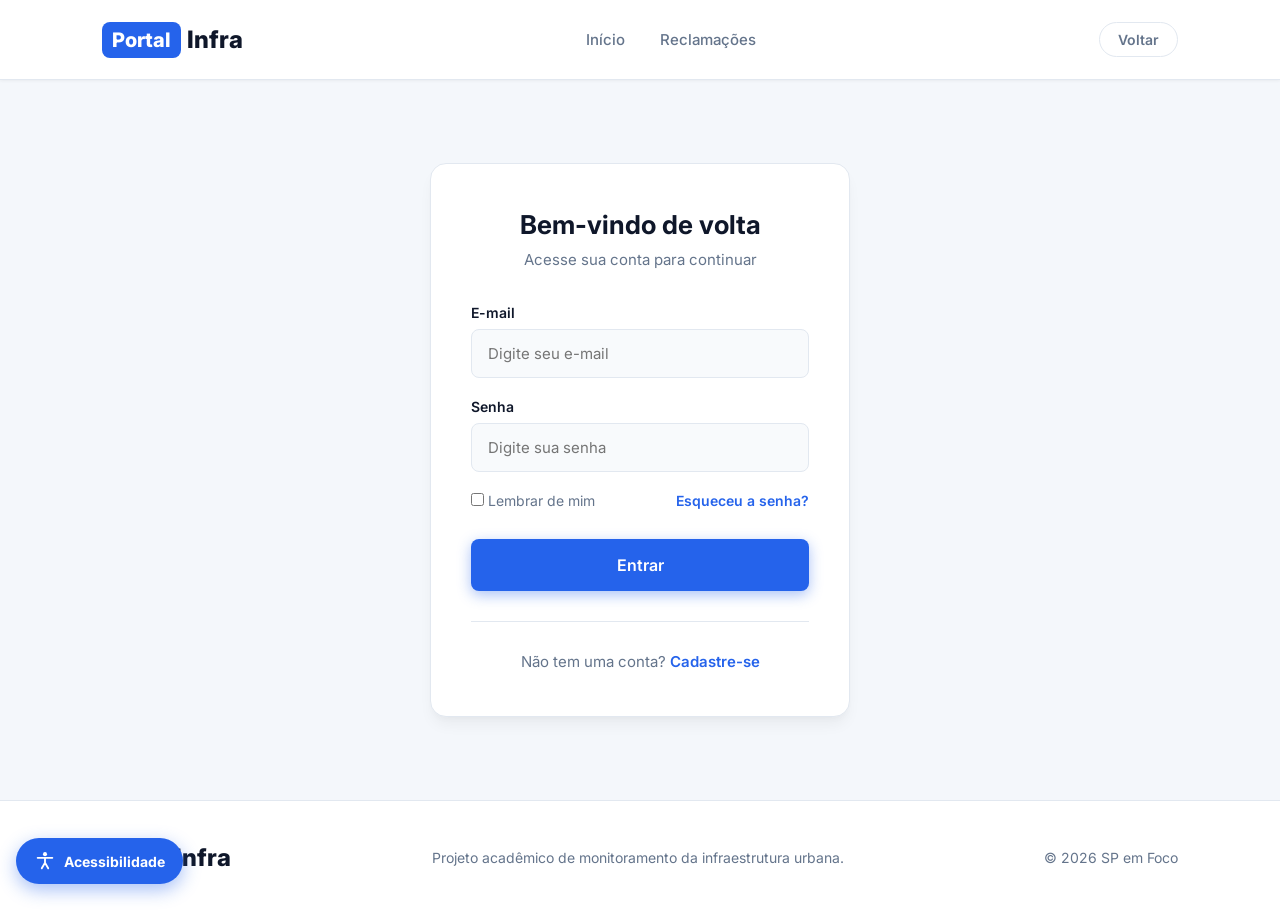
<file: perfil.html>
<!DOCTYPE html>
<html lang="pt-BR">

<head>
    <meta charset="UTF-8">
    <meta name="viewport" content="width=device-width, initial-scale=1.0">

    <title>Meu Perfil - Portal Infra</title>

    <link rel="stylesheet" href="style.css">
    <link rel="stylesheet" href="perfil.css">
    <script src="api.js" defer></script>
    <script src="perfil.js" defer></script>


</head>

<body>

    <!-- =========================
         HEADER
    ========================== -->
    <header class="header">

        <a href="index.html" class="logo">
            <span>Portal</span>
            Infra
        </a>

        <nav id="nav-menu">
            <a href="index.html">Início</a>
            
            <a href="reclamacoes.html">Reclamações</a>
            
        </nav>

        <div class="header-actions">
            <a href="index.html"><button class="btn-secondary" id="btnVoltar" type="button">Voltar</button></a>

            <!-- Botão Menu Mobile (Hambúrguer) -->
            <button
                class="menu-toggle"
                id="menu-toggle"
                type="button"
                aria-label="Abrir menu de navegação"
                aria-expanded="false"
            >
                <span class="hamburger-bar"></span>
                <span class="hamburger-bar"></span>
                <span class="hamburger-bar"></span>
            </button>
        </div>

    </header>


    <!-- =========================
         CONTEÚDO
    ========================== -->
    <main class="pagina-perfil">

        <!-- CARD DO PERFIL -->
        <section class="card-perfil">

            <div class="cabecalho-perfil">

                <div class="avatar">
                    
                </div>

                <div>
                    <span class="small-title">MINHA CONTA</span>
                    <h1>Meu perfil</h1>
                    <p>Visualize e altere seus dados pessoais.</p>
                </div>

            </div>


            
            <form id="formularioPerfil">

                <h3 class="titulo-secao">Dados pessoais</h3>

                <div class="linha-formulario">
                    <div class="grupo-input">
                        <label for="nome">Nome completo</label>
                        <input type="text" id="nome" disabled>
                    </div>

                    <div class="grupo-input">
                        <label for="email">E-mail</label>
                        <input type="email" id="email" disabled>
                    </div>
                </div>

                <div class="linha-formulario">
                    <div class="grupo-input">
                        <label for="telefone">Telefone</label>
                        <input type="tel" id="telefone" disabled>
                    </div>

                    <div class="grupo-input">
                        <label for="dataNascimento">Data de nascimento</label>
                        <input type="date" id="dataNascimento" disabled>
                    </div>
                </div>

                <h3 class="titulo-secao">Endereço</h3>

                <div class="linha-formulario">
                    <div class="grupo-input">
                        <label for="cep">CEP</label>
                        <input type="text" id="cep" disabled>
                    </div>

                    <div class="grupo-input">
                        <label for="numero">Número</label>
                        <input type="text" id="numero" disabled>
                    </div>
                </div>

                <div class="linha-formulario">
                    <div class="grupo-input">
                        <label for="logradouro">Logradouro</label>
                        <input type="text" id="logradouro" disabled>
                    </div>

                    <div class="grupo-input">
                        <label for="complemento">Complemento</label>
                        <input type="text" id="complemento" disabled>
                    </div>
                </div>

                <div class="linha-formulario">
                    <div class="grupo-input">
                        <label for="bairro">Bairro</label>
                        <input type="text" id="bairro" disabled>
                    </div>

                    <div class="grupo-input">
                        <label for="cidade">Cidade</label>
                        <input type="text" id="cidade" disabled>
                    </div>
                </div>

                <div class="linha-formulario">
                    <div class="grupo-input">
                        <label for="estado">Estado (UF)</label>
                        <input
                            type="text"
                            id="estado"
                            maxlength="2"
                            disabled
                        >
                    </div>
                </div>

                <div class="acoes-perfil">
                    <button
                        type="button"
                        id="botaoAlterar"
                        class="btn-secundario">
                        Alterar informações
                    </button>

                    <button
                        type="submit"
                        id="botaoSalvar"
                        class="btn-principal"
                        style="display: none;">
                        Salvar alterações
                    </button>

                    <button
                        type="button"
                        id="botaoCancelar"
                        class="btn-secundario"
                        style="display: none;">
                        Cancelar
                    </button>
                </div>

            </form>


         
            <!-- ALTERAÇÃO DE SENHA -->
            <section class="senha-area" aria-labelledby="tituloSenha">

                <div class="senha-descricao">
                    <h3 id="tituloSenha">Segurança da conta</h3>
                    <p>
                        Altere sua senha para manter sua conta protegida.
                        Você precisará informar sua senha atual.
                    </p>
                </div>

                <button
                    type="button"
                    class="btn-secundario"
                    id="botaoAlterarSenha"
                    aria-expanded="false"
                    aria-controls="formularioSenha">
                    Alterar senha
                </button>

                <form id="formularioSenha" class="formulario-senha" hidden>

                    <div class="grupo-senha">
                        <label for="senhaAtual">Senha atual</label>

                        <div class="campo-senha">
                            <input
                                type="password"
                                id="senhaAtual"
                                name="senhaAtual"
                                autocomplete="current-password"
                                required>

                            <button
                                type="button"
                                class="botao-visualizar-senha"
                                data-campo-senha="senhaAtual"
                                aria-label="Mostrar senha atual">
                                Mostrar
                            </button>
                        </div>
                    </div>

                    <div class="grupo-senha">
                        <label for="novaSenha">Nova senha</label>

                        <div class="campo-senha">
                            <input
                                type="password"
                                id="novaSenha"
                                name="novaSenha"
                                minlength="6"
                                autocomplete="new-password"
                                aria-describedby="dicaSenha"
                                required>

                            <button
                                type="button"
                                class="botao-visualizar-senha"
                                data-campo-senha="novaSenha"
                                aria-label="Mostrar nova senha">
                                Mostrar
                            </button>
                        </div>

                        <small id="dicaSenha">Use pelo menos 6 caracteres.</small>
                    </div>

                    <div class="grupo-senha">
                        <label for="confirmarSenha">Confirmar nova senha</label>

                        <div class="campo-senha">
                            <input
                                type="password"
                                id="confirmarSenha"
                                name="confirmarSenha"
                                minlength="6"
                                autocomplete="new-password"
                                required>

                            <button
                                type="button"
                                class="botao-visualizar-senha"
                                data-campo-senha="confirmarSenha"
                                aria-label="Mostrar confirmação da senha">
                                Mostrar
                            </button>
                        </div>
                    </div>

                    <p
                        id="mensagemSenha"
                        class="mensagem-senha"
                        role="status"
                        aria-live="polite"
                        hidden>
                    </p>

                    <div class="acoes-senha">
                        <button
                            type="button"
                            id="botaoCancelarSenha"
                            class="btn-secundario">
                            Cancelar
                        </button>

                        <button
                            type="submit"
                            id="botaoSalvarSenha"
                            class="btn-principal">
                            Salvar nova senha
                        </button>
                    </div>

                </form>
            </section>

            
            
        <div class="area-excluir-conta">
            <div>
                <h3>Desativar minha conta</h3>
                <p>
                    Sua conta será desativada e você não poderá mais fazer login.
                    Seus dados permanecerão armazenados.
                </p>
            </div>

            <button
                type="button"
                id="botaoExcluirConta"
                class="btn-excluir-conta">
                Desativar minha conta
            </button>
        </div>


        </section>
         


        <!-- =========================
             MINHAS RECLAMAÇÕES
        ========================== -->
        
        <section class="card-reclamacoes">

            <div class="cabecalho-secao">
                <div>
                    <span class="small-title">MINHAS OCORRÊNCIAS</span>
                    <h2>Minhas reclamações</h2>
                    <p>Acompanhe as reclamações que você registrou.</p>
                </div>

                <span class="contador" id="contadorReclamacoes">
                    0 reclamações
                </span>
            </div>

            <div
                class="lista-reclamacoes"
                id="listaReclamacoes"
                aria-live="polite">

                <p>Carregando suas reclamações...</p>

            </div>

            <p
                id="mensagemReclamacoes"
                role="status"
                aria-live="polite"
                hidden>
            </p>

            <div class="rodape-reclamacoes">
                <a href="reclamacoes.html">
                    Ver todas as reclamações →
                </a>
            </div>

        </section>


    </main>


    <!-- =========================
         FOOTER
    ========================== -->
    <footer>

        <span>
            Projeto acadêmico de monitoramento da infraestrutura urbana.
        </span>

        <span>
            © 2026 SP em Foco
        </span>

    </footer>


  
</body>

</html>
</file>
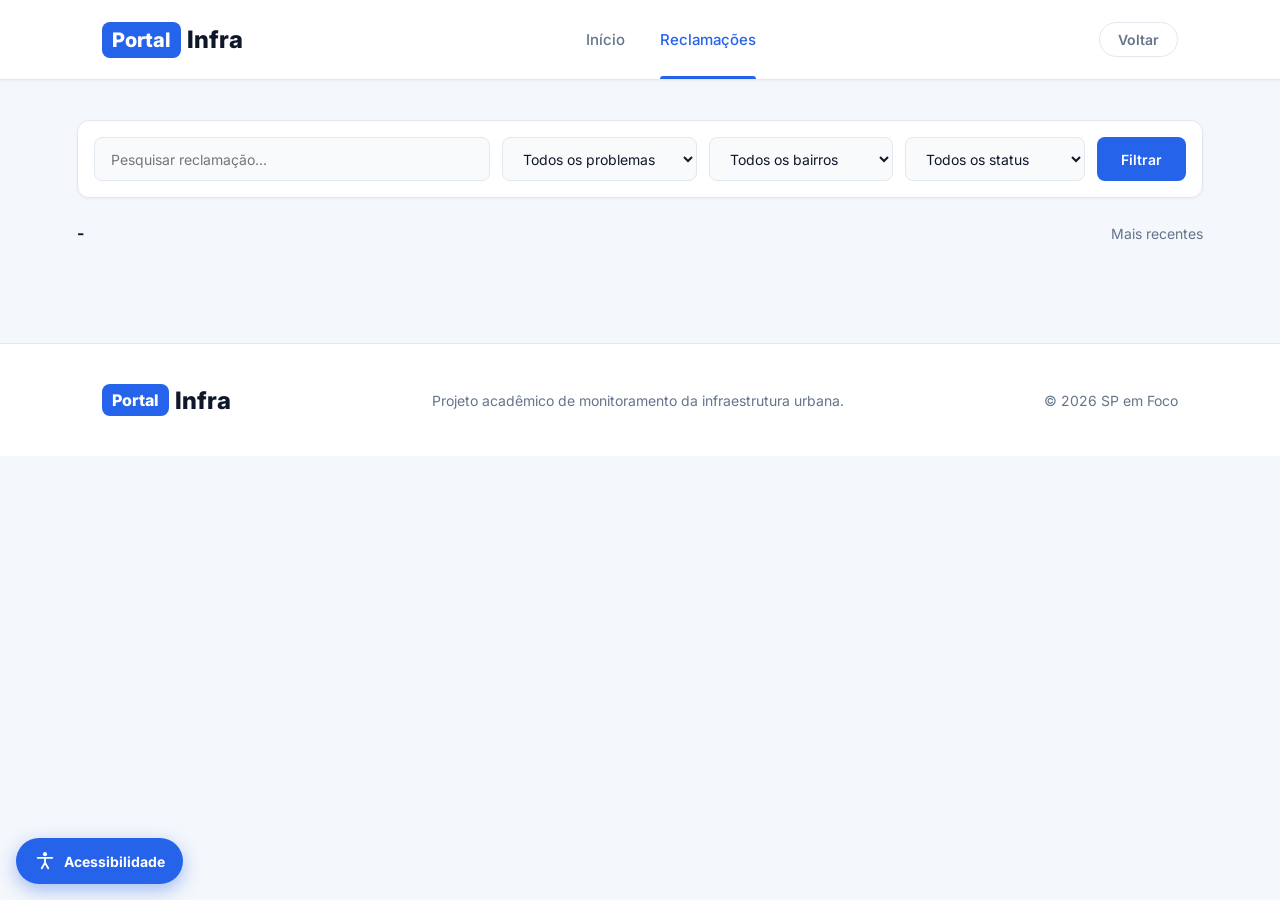
<file: reclamacoes.html>
<!doctype html>
<html lang="pt-BR">
<head>
  <meta charset="UTF-8" />
  <meta name="viewport" content="width=device-width, initial-scale=1.0" />
  <title>Reclamações | Portal-Infra</title>

  <!-- Adicionando a fonte moderna Inter -->
  <link rel="preconnect" href="https://fonts.googleapis.com" />
  <link rel="preconnect" href="https://fonts.gstatic.com" crossorigin />
  <link
          href="https://fonts.googleapis.com/css2?family=Inter:wght@400;500;600;700;800&display=swap"
          rel="stylesheet"
  />

  <link rel="stylesheet" href="reclamacoes.css" />
  <link rel="stylesheet" href="style.css" />
  <link rel="stylesheet" href="comentarios-resolucao.css" />
  <script src="api.js" defer></script>
  <script src="comentarios.js" defer></script>

</head>
<body>
<header class="header">
  <a href="index.html" class="logo"><span>Portal</span> Infra</a>

  <nav id="nav-menu">
    <a href="index.html">Início</a>

    <a href="reclamacoes.html" class="active">Reclamações</a>
  
  </nav>

  <div class="header-actions">
    <button type="button" class="btn-secondary" id="btnVoltar">
      Voltar
    </button>

    <!-- Botão Menu Mobile (Hambúrguer) -->
    <button
            class="menu-toggle"
            id="menu-toggle"
            type="button"
            aria-label="Abrir menu de navegação"
            aria-expanded="false"
    >
      <span class="hamburger-bar"></span>
      <span class="hamburger-bar"></span>
      <span class="hamburger-bar"></span>
    </button>
  </div>
</header>

<main class="container">
  <section class="filters">
    <input
            type="text"
            id="filtro-busca"
            placeholder="Pesquisar reclamação..."
            class="search"
    />

    <select id="filtro-categoria">
      <option value="">Todos os problemas</option>
      <option>Buraco na rua</option>
      <option>Rua sem asfalto</option>
      <option>Poste sem iluminação</option>
      <option>Poste danificado</option>
      <option>Árvore caída</option>
      <option>Calçada danificada</option>
      <option>Alagamento</option>
      <option>Outro</option>
    </select>

    <select id="filtro-bairro">
      <option value="">Todos os bairros</option>
      <option value="Água Rasa">Água Rasa</option>
      <option value="Alto de Pinheiros">Alto de Pinheiros</option>
      <option value="Anhanguera">Anhanguera</option>
      <option value="Aricanduva">Aricanduva</option>
      <option value="Artur Alvim">Artur Alvim</option>
      <option value="Barra Funda">Barra Funda</option>
      <option value="Bela Vista">Bela Vista</option>
      <option value="Belém">Belém</option>
      <option value="Bom Retiro">Bom Retiro</option>
      <option value="Brás">Brás</option>
      <option value="Brasilândia">Brasilândia</option>
      <option value="Butantã">Butantã</option>
      <option value="Cachoeirinha">Cachoeirinha</option>
      <option value="Cambuci">Cambuci</option>
      <option value="Campo Belo">Campo Belo</option>
      <option value="Campo Grande">Campo Grande</option>
      <option value="Campo Limpo">Campo Limpo</option>
      <option value="Cangaíba">Cangaíba</option>
      <option value="Capão Redondo">Capão Redondo</option>
      <option value="Carrão">Carrão</option>
      <option value="Casa Verde">Casa Verde</option>
      <option value="Cidade Ademar">Cidade Ademar</option>
      <option value="Cidade Dutra">Cidade Dutra</option>
      <option value="Cidade Líder">Cidade Líder</option>
      <option value="Cidade Tiradentes">Cidade Tiradentes</option>
      <option value="Consolação">Consolação</option>
      <option value="Cursino">Cursino</option>
      <option value="Ermelino Matarazzo">Ermelino Matarazzo</option>
      <option value="Freguesia do Ó">Freguesia do Ó</option>
      <option value="Grajaú">Grajaú</option>
      <option value="Guaianases">Guaianases</option>
      <option value="Iguatemi">Iguatemi</option>
      <option value="Ipiranga">Ipiranga</option>
      <option value="Itaim Bibi">Itaim Bibi</option>
      <option value="Itaim Paulista">Itaim Paulista</option>
      <option value="Itaquera">Itaquera</option>
      <option value="Jabaquara">Jabaquara</option>
      <option value="Jaçanã">Jaçanã</option>
      <option value="Jaguara">Jaguara</option>
      <option value="Jaguaré">Jaguaré</option>
      <option value="Jaraguá">Jaraguá</option>
      <option value="Jardim Ângela">Jardim Ângela</option>
      <option value="Jardim Helena">Jardim Helena</option>
      <option value="Jardim Paulista">Jardim Paulista</option>
      <option value="Jardim São Luís">Jardim São Luís</option>
      <option value="José Bonifácio">José Bonifácio</option>
      <option value="Lajeado">Lajeado</option>
      <option value="Lapa">Lapa</option>
      <option value="Liberdade">Liberdade</option>
      <option value="Limão">Limão</option>
      <option value="Mandaqui">Mandaqui</option>
      <option value="Marsilac">Marsilac</option>
      <option value="Moema">Moema</option>
      <option value="Mooca">Mooca</option>
      <option value="Morumbi">Morumbi</option>
      <option value="Parelheiros">Parelheiros</option>
      <option value="Pari">Pari</option>
      <option value="Parque do Carmo">Parque do Carmo</option>
      <option value="Pedreira">Pedreira</option>
      <option value="Penha">Penha</option>
      <option value="Perdizes">Perdizes</option>
      <option value="Perus">Perus</option>
      <option value="Pinheiros">Pinheiros</option>
      <option value="Pirituba">Pirituba</option>
      <option value="Ponte Rasa">Ponte Rasa</option>
      <option value="Raposo Tavares">Raposo Tavares</option>
      <option value="República">República</option>
      <option value="Rio Pequeno">Rio Pequeno</option>
      <option value="Sacomã">Sacomã</option>
      <option value="Santa Cecília">Santa Cecília</option>
      <option value="Santana">Santana</option>
      <option value="Santo Amaro">Santo Amaro</option>
      <option value="São Domingos">São Domingos</option>
      <option value="São Lucas">São Lucas</option>
      <option value="São Mateus">São Mateus</option>
      <option value="São Miguel">São Miguel</option>
      <option value="São Rafael">São Rafael</option>
      <option value="Sapopemba">Sapopemba</option>
      <option value="Saúde">Saúde</option>
      <option value="Sé">Sé</option>
      <option value="Socorro">Socorro</option>
      <option value="Tatuapé">Tatuapé</option>
      <option value="Tremembé">Tremembé</option>
      <option value="Tucuruvi">Tucuruvi</option>
      <option value="Vila Andrade">Vila Andrade</option>
      <option value="Vila Curuçá">Vila Curuçá</option>
      <option value="Vila Formosa">Vila Formosa</option>
      <option value="Vila Guilherme">Vila Guilherme</option>
      <option value="Vila Jacuí">Vila Jacuí</option>
      <option value="Vila Leopoldina">Vila Leopoldina</option>
      <option value="Vila Maria">Vila Maria</option>
      <option value="Vila Mariana">Vila Mariana</option>
      <option value="Vila Matilde">Vila Matilde</option>
      <option value="Vila Medeiros">Vila Medeiros</option>
      <option value="Vila Prudente">Vila Prudente</option>
      <option value="Vila Sônia">Vila Sônia</option>
    </select>

    <select id="filtro-status">
      <option value="">Todos os status</option>
      <option>Pendente</option>
      <option>Resolvido</option>
    </select>

    <button class="btn-filter" id="btn-filtrar">Filtrar</button>
  </section>

  <div class="results">
    <strong id="count-resultados">-</strong>
    <span>Mais recentes</span>
  </div>

  <section class="complaints-grid">
    <div id="lista-reclamacoes">

    </div>
    <button id="btn-mais" hidden>Carregar mais</button>

    <!-- MODAL DE COMENTÁRIOS -->
    <div
            id="modal-comentarios"
            style="
          display: none;
          position: fixed;
          top: 0;
          left: 0;
          width: 100%;
          height: 100%;
          background: rgba(0, 0, 0, 0.6);
          z-index: 1000;
          justify-content: center;
          align-items: center;
          backdrop-filter: blur(4px);
        "
    >
      <div
              style="
            background: white;
            width: 90%;
            max-width: 550px;
            max-height: 85vh;
            border-radius: 16px;
            padding: 24px;
            overflow-y: auto;
            display: flex;
            flex-direction: column;
            gap: 16px;
            box-shadow: 0 20px 40px rgba(0, 0, 0, 0.2);
          "
      >
        <div
                style="
              display: flex;
              justify-content: space-between;
              align-items: center;
              border-bottom: 1px solid #e2e8f0;
              padding-bottom: 12px;
            "
        >
          <h3 style="font-size: 20px; font-weight: 700; color: #0f172a">
            Comentários
          </h3>
          <button
                  onclick="fecharModalComentarios()"
                  style="
                background: none;
                border: none;
                font-size: 24px;
                cursor: pointer;
                color: #64748b;
                transition: 0.2s;
              "
          >
            &times;
          </button>
        </div>

        <!-- Campo para criar comentário principal -->
        <div style="display: flex; gap: 10px; flex-wrap: wrap">
            <textarea
                    id="novo-comentario-texto"
                    placeholder="Comente algo sobre esta reclamação..."
                    style="
                flex: 1;
                min-width: 250px;
                border-radius: 8px;
                border: 1px solid #cbd5e1;
                padding: 12px;
                font-size: 14px;
                font-family: inherit;
                resize: none;
                height: 50px;
                outline: none;
                background: #f8fafc;
                transition: 0.2s;
              "
            ></textarea>
          <button
                  id="btn-publicar-comentario"
                  onclick="enviarComentarioPrincipal()"
                  style="
                background: #2563eb;
                color: white;
                border: none;
                border-radius: 8px;
                padding: 0 20px;
                font-weight: 600;
                font-size: 14px;
                cursor: pointer;
                transition: 0.2s;
              "
          >
            Publicar
          </button>
        </div>

        <!-- SUGESTÃO DE RESOLUÇÃO -->
        <div class="resolucao-box">
          <button
                  type="button"
                  id="btn-toggle-resolucao"
                  class="btn-toggle-resolucao"
                  aria-pressed="false"
                  aria-controls="resolucao-campos"
                  onclick="alternarModoResolucao()"
          >
            ✅ Sugerir que este problema foi resolvido
          </button>

          <div id="resolucao-campos" class="resolucao-campos" hidden>
            <p class="resolucao-aviso">
              Seu comentário será enviado como uma
              <strong>sugestão de resolução</strong> e ficará fixado no topo
              até que um administrador analise a prova.
            </p>

            <label for="resolucao-foto">Foto que comprova a resolução *</label>
            <input
                    type="file"
                    id="resolucao-foto"
                    accept="image/jpeg,image/png"
                    onchange="aoSelecionarFotoResolucao(this)"
            />
            <small>JPG ou PNG, até 5 MB. A foto é obrigatória.</small>

            <div id="resolucao-preview" class="resolucao-preview" hidden></div>
          </div>
        </div>

        <!-- Lista encadeada de comentários -->
        <div id="lista-comentarios" style="margin-top: 10px"></div>
      </div>
    </div>
</main>

<footer>
  <div class="logo"><span>Portal</span> Infra</div>
  <p>Projeto acadêmico de monitoramento da infraestrutura urbana.</p>
  <span>© 2026 SP em Foco</span>
</footer>


</body>
</html>
</file>
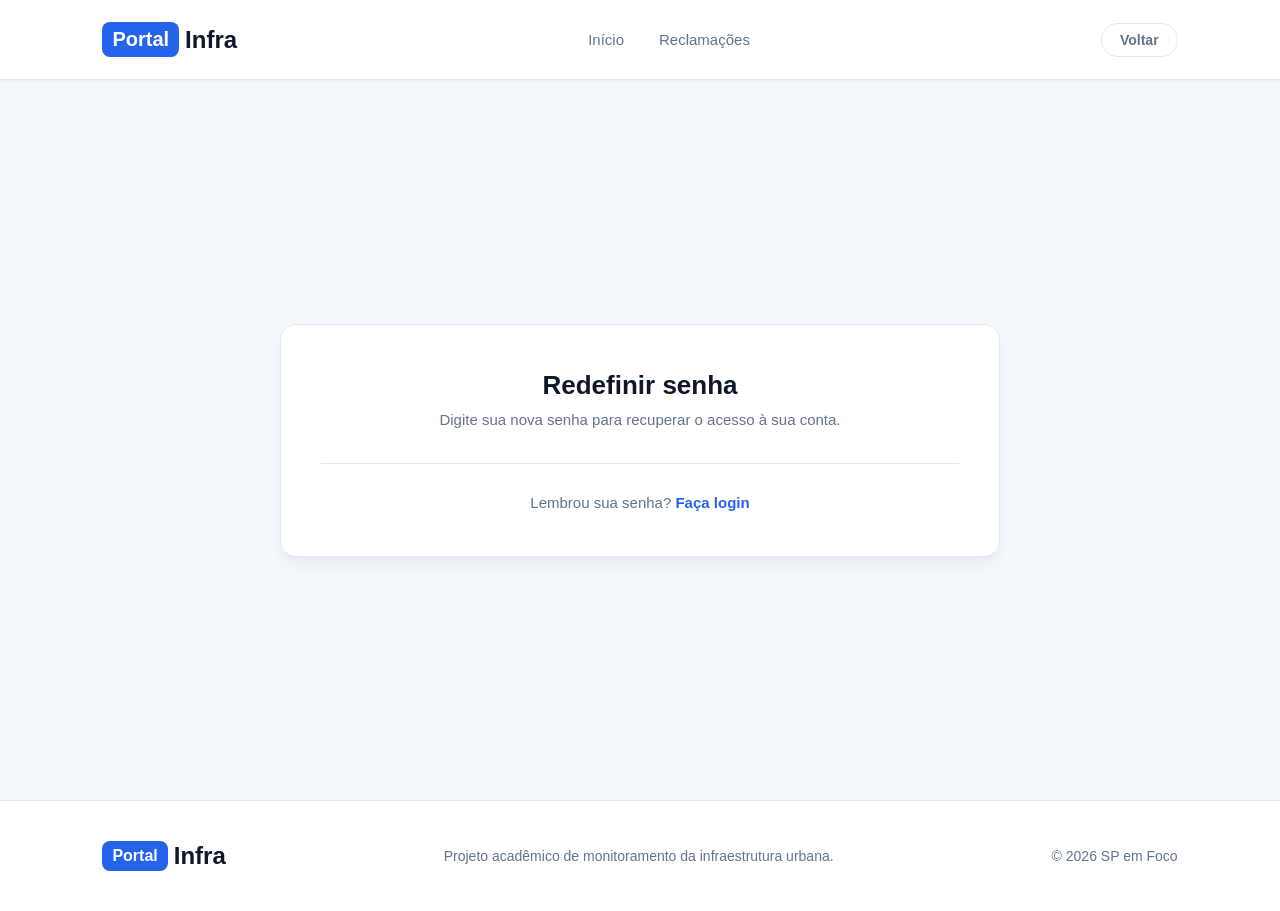
<file: redefinir-senha.html>
<!DOCTYPE html>

<html lang="pt-br">

<head>
    <meta charset="UTF-8">
    <meta name="viewport" content="width=device-width, initial-scale=1.0">


<title>Redefinir senha - Portal Infra</title>

<link rel="stylesheet" href="style.css">
<script src="api.js" defer></script>



</head>

<body>

<!-- CABEÇALHO -->
<header class="header">

    <div class="logo">
        <span>Portal</span> Infra
    </div>

    <nav id="nav-menu">
        <a href="index.html">Início</a>
     
        <a href="reclamacoes.html">Reclamações</a>
     
    </nav>

    <div class="header-actions">
        <a href="login.html">
            <button class="btn-secondary" type="button">Voltar</button>
        </a>

        <!-- Botão Menu Mobile (Hambúrguer) -->
        <button
            class="menu-toggle"
            id="menu-toggle"
            type="button"
            aria-label="Abrir menu de navegação"
            aria-expanded="false"
        >
            <span class="hamburger-bar"></span>
            <span class="hamburger-bar"></span>
            <span class="hamburger-bar"></span>
        </button>
    </div>

</header>


<!-- CONTEÚDO -->
<main class="auth-page">

    <div class="auth-container">

        <div class="auth-card">

            <!-- CABEÇALHO -->
            <div class="auth-header">

                <h2>Redefinir senha</h2>

                <p>
                    Digite sua nova senha para recuperar o acesso à sua conta.
                </p>

            </div>


            <!-- FORMULÁRIO -->
            <form id="redefinir-form">

                <div class="input-group">

                    <label for="novaSenha">
                        Nova senha
                    </label>

                    <input
                        type="password"
                        id="novaSenha"
                        name="novaSenha"
                        placeholder="Digite sua nova senha"
                        minlength="6"
                        required
                    >

                </div>


                <div class="input-group">

                    <label for="confirmarSenha">
                        Confirmar nova senha
                    </label>

                    <input
                        type="password"
                        id="confirmarSenha"
                        name="confirmarSenha"
                        placeholder="Digite novamente sua senha"
                        minlength="6"
                        required
                    >

                </div>


                <button
                    type="submit"
                    class="btn-primary btn-full"
                >
                    Redefinir senha
                </button>

            </form>


            <!-- RODAPÉ DO CARD -->
            <div class="auth-footer">

                Lembrou sua senha?

                <a href="login.html" class="btn-link">
                    Faça login
                </a>

            </div>

        </div>

    </div>

</main>


<!-- RODAPÉ -->
<footer>

    <div class="logo">
        <span>Portal</span> Infra
    </div>

    <p>
        Projeto acadêmico de monitoramento da infraestrutura urbana.
    </p>

    <span>
        © 2026 SP em Foco
    </span>

</footer>


<!-- SCRIPT -->
<script>

    // =====================================================
    // CONFIGURAÇÃO DA API
    // =====================================================

    const API_BASE = "https://portal-infra-backend.onrender.com";


    // =====================================================
    // PEGA O TOKEN DO LINK DO E-MAIL
    // =====================================================

    const parametros = new URLSearchParams(
        window.location.search
    );

    const token = parametros.get("token");


    // =====================================================
    // FORMULÁRIO
    // =====================================================

    const form = document.getElementById("redefinir-form");


    // =====================================================
    // VERIFICA SE O LINK POSSUI TOKEN
    // =====================================================

    if (!token) {

        alert("Link de recuperação inválido.");

        form.style.display = "none";

    }


    // =====================================================
    // ENVIA JSON PARA O BACKEND
    // =====================================================

    async function postJSON(path, body) {

        const response = await fetch(
            API_BASE + path,
            {
                method: "POST",

                headers: {
                    "Content-Type": "application/json"
                },

                body: JSON.stringify(body)
            }
        );


        const data = await response
            .json()
            .catch(() => ({}));


        if (!response.ok) {

            throw new Error(
                data.erro ||
                data.message ||
                "Erro na requisição."
            );

        }


        return data;
    }


    // =====================================================
    // REDEFINIR SENHA
    // =====================================================

    form.addEventListener(
        "submit",
        async function(event) {

            event.preventDefault();


            // Pega as senhas

            const novaSenha =
                document.getElementById("novaSenha").value;

            const confirmarSenha =
                document.getElementById("confirmarSenha").value;


            // =================================================
            // VALIDAÇÕES
            // =================================================

            if (!novaSenha || !confirmarSenha) {

                alert(
                    "Preencha todos os campos."
                );

                return;
            }


            if (novaSenha.length < 6) {

                alert(
                    "A senha deve ter no mínimo 6 caracteres."
                );

                return;
            }


            if (novaSenha !== confirmarSenha) {

                alert(
                    "As senhas não coincidem."
                );

                return;
            }


            // =================================================
            // ENVIA PARA O SPRING BOOT
            // =================================================

            try {

                const data = await postJSON(
                    "/usuarios/redefinir-senha",
                    {
                        token: token,
                        novaSenha: novaSenha
                    }
                );


                console.log(
                    "Senha redefinida:",
                    data
                );


                alert(
                    data.mensagem ||
                    "Senha redefinida com sucesso!"
                );


                // Volta para o login

                window.location.href = "login.html";


            } catch (error) {

                console.error(
                    "Erro ao redefinir senha:",
                    error
                );


                alert(
                    error.message
                );

            }

        }
    );

</script>


</body>

</html>
</file>
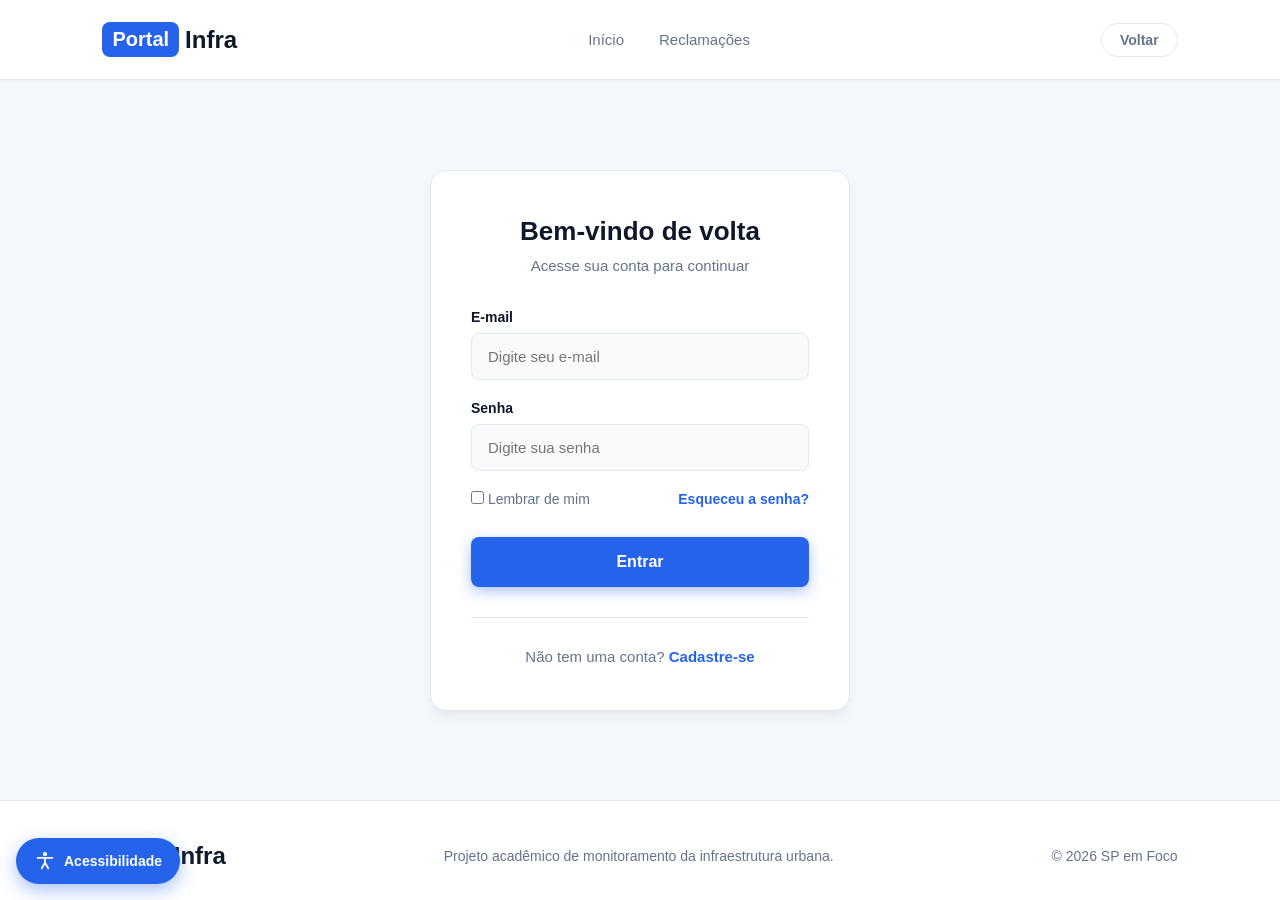
<file: validar-resolucoes.html>
<!doctype html>
<html lang="pt-br">
<head>
    <meta charset="UTF-8" />
    <meta name="viewport" content="width=device-width, initial-scale=1.0" />
    <title>Validação de Resoluções — Portal Infra</title>
    <link rel="preconnect" href="https://fonts.googleapis.com" />
    <link rel="preconnect" href="https://fonts.gstatic.com" crossorigin />
    <link
            href="https://fonts.googleapis.com/css2?family=Inter:wght@400;500;600;700;800&display=swap"
            rel="stylesheet"
    />
    <link rel="stylesheet" href="style.css" />
    <link rel="stylesheet" href="validar-resolucoes.css" />
    <script src="api.js" defer></script>
    <script src="validar-resolucoes.js" defer></script>
</head>

<body>
<!-- CABEÇALHO -->
<header class="header">
    <a href="index.html" class="logo"><span>Portal</span> Infra</a>

    <nav id="nav-menu">
        <a href="index.html">Início</a>
 
        <a href="reclamacoes.html">Reclamações</a>
 
    </nav>

    <div class="header-actions">
        <div class="user-menu" id="user-menu" style="display: none">
            <button
                    class="user-menu-btn"
                    id="user-menu-btn"
                    type="button"
                    aria-expanded="false"
            >
                <span id="nome-usuario">Administrador</span>
                <span class="seta-menu">▼</span>
            </button>

            <div class="user-dropdown" id="user-dropdown" hidden>
                <a href="perfil.html">Meu perfil</a>
                <a href="reclamacoes.html">Reclamações</a>
               
                <button type="button" id="btn-sair">Sair</button>
            </div>
        </div>

        <button
                class="menu-toggle"
                id="menu-toggle"
                type="button"
                aria-label="Abrir menu de navegação"
                aria-expanded="false"
        >
            <span class="hamburger-bar"></span>
            <span class="hamburger-bar"></span>
            <span class="hamburger-bar"></span>
        </button>
    </div>
</header>

<!-- CONTEÚDO PRINCIPAL (OCULTO ATÉ VALIDAR SESSÃO ADMIN) -->
<main class="val-container" id="conteudo-validacao" style="visibility: hidden">
    <!-- TOPO DA PÁGINA -->
    <section class="val-header">
        <div>
            <span class="tag">PAINEL ADMINISTRATIVO</span>
            <h1>Validação de Resoluções</h1>
            <p>
                Analise os relatos e fotos de prova enviados pelos cidadãos para confirmar se os problemas foram realmente solucionados.
            </p>
        </div>
    </section>

    <!-- CARDS DE RESUMO -->
    <section class="val-stats">
        <div class="val-stat-card">
            <div class="val-stat-icon amber">!</div>
            <div>
                <span>Aguardando validação</span>
                <h2 id="stat-pendentes">0</h2>
            </div>
        </div>

        <div class="val-stat-card">
            <div class="val-stat-icon green">OK</div>
            <div>
                <span>Reclamações resolvidas</span>
                <h2 id="stat-resolvidas">0</h2>
            </div>
        </div>

        <div class="val-stat-card">
            <div class="val-stat-icon blue">#</div>
            <div>
                <span>Total de relatos</span>
                <h2 id="stat-total">0</h2>
            </div>
        </div>
    </section>

    <!-- BARRA DE FILTROS E BUSCA -->
    <section class="val-toolbar">
        <div class="val-search-box">
            <input
                    type="text"
                    id="input-busca"
                    placeholder="Buscar por ID, título da reclamação, bairro, nome ou e-mail..."
                    autocomplete="off"
            />
            <button type="button" id="btn-limpar-busca" title="Limpar busca" hidden>
                ✕
            </button>
        </div>

        <div class="val-filter-group">
            <label for="filtro-status">Status da reclamação:</label>
            <select id="filtro-status">
                <option value="PENDENTE" selected>Pendentes de validação</option>
                <option value="RESOLVIDA">Já resolvidas</option>
                <option value="TODAS">Todas</option>
            </select>
        </div>
    </section>

    <!-- LISTA DE SUGESTÕES DE RESOLUÇÃO -->
    <section class="val-list-section">
        <div id="val-feedback" class="val-feedback" hidden></div>
        <div id="lista-resolucoes" class="val-list"></div>

        <div id="wrap-carregar-mais" class="val-load-more" hidden>
            <button type="button" id="btn-carregar-mais" class="btn-secondary">
                Carregar mais relatos
            </button>
        </div>
    </section>
</main>

<!-- AVISO QUANDO O SERVIDOR NÃO RESPONDE (visível mesmo com o conteúdo oculto) -->
<div
        id="aviso-sessao"
        class="val-feedback"
        style="max-width: 600px; margin: 60px auto; display: none"
></div>

<!-- OVERLAY E GAVETA LATERAL (DRAWER) -->
<div id="drawer-overlay" class="drawer-overlay" hidden></div>

<aside
        id="val-drawer"
        class="val-drawer"
        role="dialog"
        aria-modal="true"
        aria-hidden="true"
        aria-labelledby="drawer-titulo"
>
    <div class="drawer-header">
        <div>
            <span class="drawer-subtitle" id="drawer-id">Relato #0 • Reclamação #0</span>
            <h2 id="drawer-titulo">Análise de Prova de Resolução</h2>
        </div>
        <button
                type="button"
                id="btn-fechar-drawer"
                class="drawer-close-btn"
                aria-label="Fechar gaveta"
        >
            ✕
        </button>
    </div>

    <div class="drawer-body">
        <!-- AVISO CASO JÁ ESTEJA RESOLVIDA -->
        <div id="drawer-status-box" class="drawer-status-box" hidden></div>

        <!-- COMPARAÇÃO VISUAL: ANTES VS DEPOIS -->
        <div class="drawer-block">
            <span class="drawer-block-label">Comparação Visual (Antes e Depois)</span>
            <div class="foto-comparacao-grid">
                <div class="foto-card">
                    <span class="foto-badge antes">Antes • Problema Original</span>
                    <div class="foto-frame" id="wrap-foto-antes">
                        <img id="drawer-rec-foto" src="" alt="Foto original da reclamação" />
                        <span class="foto-vazia" id="sem-foto-antes" hidden>Sem foto original</span>
                    </div>
                </div>

                <div class="foto-card">
                    <span class="foto-badge depois">Depois • Prova do Cidadão</span>
                    <div class="foto-frame" id="wrap-foto-depois">
                        <img id="drawer-com-foto" src="" alt="Foto de prova enviada no comentário" />
                        <span class="foto-vazia" id="sem-foto-depois" hidden>Sem foto anexada</span>
                    </div>
                </div>
            </div>
        </div>

        <!-- DADOS DA RECLAMAÇÃO ORIGINAL -->
        <div class="drawer-block">
            <div class="drawer-block-header">
                <span class="drawer-block-label">Reclamação Vinculada</span>
                <a
                        id="drawer-link-original"
                        href="#"
                        target="_blank"
                        rel="noopener noreferrer"
                        class="drawer-ext-link"
                >
                    Abrir publicação ↗
                </a>
            </div>

            <div class="drawer-content-card">
                <h3 id="drawer-rec-titulo">Título da reclamação</h3>
                <p id="drawer-rec-descricao">Descrição do problema...</p>
                <span class="drawer-meta" id="drawer-rec-local">Bairro / Endereço</span>
            </div>
        </div>

        <!-- RELATO DO CIDADÃO -->
        <div class="drawer-block">
            <span class="drawer-block-label">Relato de Resolução do Cidadão</span>
            <div class="drawer-content-card destaque-prova">
                <p id="drawer-com-texto">Texto do comentário de resolução...</p>
                <span class="drawer-meta" id="drawer-com-data">Enviado em -</span>
            </div>
        </div>

        <!-- AUTOR DO RELATO -->
        <div class="drawer-block">
            <span class="drawer-block-label">Enviado por</span>
            <div class="drawer-user-card">
                <div class="drawer-avatar" id="drawer-user-avatar">U</div>
                <div class="drawer-user-info">
                    <strong id="drawer-user-nome">Nome do Usuário</strong>
                    <span id="drawer-user-email">email@exemplo.com</span>
                    <small id="drawer-user-id">ID do Usuário: #0</small>
                </div>
            </div>
        </div>
    </div>

    <!-- RODAPÉ DE AÇÕES (VISÍVEL ENQUANTO PENDENTE) -->
    <div class="drawer-footer" id="drawer-footer">
        <button type="button" id="btn-recusar-prova" class="btn-danger-outline">
            Recusar prova
        </button>
        <button type="button" id="btn-aprovar-resolucao" class="btn-success">
            Aprovar e marcar como Resolvida
        </button>
    </div>
</aside>

<!-- RODAPÉ -->
<footer>
    <div class="logo"><span>Portal</span> Infra</div>
    <p>Projeto acadêmico de monitoramento da infraestrutura urbana.</p>
    <span>© 2026 SP em Foco</span>
</footer>
</body>
</html>
</file>
<file: style.css>
/* =========================
   VARIÁVEIS DE COR E ESTILO
========================= */
:root {
  --primary: #2563eb;
  --primary-hover: #1d4ed8;
  --bg-color: #f4f7fb;
  --white: #ffffff;
  --text-dark: #0f172a;
  --text-muted: #64748b;
  --border-light: #e2e8f0;

  --shadow-sm: 0 1px 3px rgba(0, 0, 0, 0.05);
  --shadow-md:
    0 4px 6px -1px rgba(0, 0, 0, 0.05), 0 2px 4px -1px rgba(0, 0, 0, 0.03);
  --shadow-lg:
    0 10px 15px -3px rgba(0, 0, 0, 0.05), 0 4px 6px -2px rgba(0, 0, 0, 0.025);

  --radius-sm: 8px;
  --radius-md: 12px;
  --radius-lg: 16px;
}

* {
  margin: 0;
  padding: 0;
  box-sizing: border-box;
}

body {
  font-family: "Inter", Arial, Helvetica, sans-serif;
  background: var(--bg-color);
  color: var(--text-dark);
  -webkit-font-smoothing: antialiased;
}

button {
  font-family: inherit;
  cursor: pointer;
  border: none;
  transition: all 0.2s ease;
}

a {
  text-decoration: none;
  color: inherit;
}

/* =========================
   HEADER
========================= */
.header {
  height: 80px;
  background: var(--white);
  display: flex;
  align-items: center;
  justify-content: space-between;
  padding: 0 8%;
  border-bottom: 1px solid var(--border-light);
  box-shadow: var(--shadow-sm);
  position: sticky;
  top: 0;
  z-index: 100;
}

.logo {
  font-size: 24px;
  font-weight: 800;
  color: var(--text-dark);
  display: flex;
  align-items: center;
}

.logo span {
  background: var(--primary);
  color: var(--white);
  padding: 6px 10px;
  border-radius: var(--radius-sm);
  margin-right: 6px;
  font-size: 20px;
}

nav {
  display: flex;
  gap: 35px;
}

nav a {
  color: var(--text-muted);
  font-size: 15px;
  font-weight: 500;
  transition: 0.2s;
  position: relative;
}

nav a:hover,
nav .active {
  color: var(--primary);
}

nav .active::after {
  content: "";
  position: absolute;
  bottom: -30px;
  left: 0;
  width: 100%;
  height: 3px;
  background: var(--primary);
  border-radius: 3px 3px 0 0;
}

.btn-login {
  background: var(--primary);
  color: var(--white);
  padding: 10px 24px;
  border-radius: var(--radius-sm);
  font-weight: 600;
  font-size: 15px;
}

.btn-login:hover {
  background: var(--primary-hover);
  transform: translateY(-1px);
  box-shadow: var(--shadow-md);
}

.header-actions {
  display: flex;
  align-items: center;
  gap: 12px;
}

/* =========================
   MENU HAMBÚRGUER (MOBILE)
========================= */
.menu-toggle {
  display: none;
  background: transparent;
  border: 1px solid var(--border-light);
  border-radius: var(--radius-sm);
  padding: 8px 10px;
  cursor: pointer;
  flex-direction: column;
  justify-content: center;
  align-items: center;
  gap: 4px;
  transition: background-color 0.2s, border-color 0.2s;
}

.menu-toggle:hover {
  background: #f1f5f9;
  border-color: #cbd5e1;
}

.hamburger-bar {
  display: block;
  width: 20px;
  height: 2px;
  background-color: var(--text-dark);
  border-radius: 2px;
  transition: transform 0.3s ease, opacity 0.3s ease;
}

.menu-toggle.aberto .hamburger-bar:nth-child(1) {
  transform: translateY(6px) rotate(45deg);
}

.menu-toggle.aberto .hamburger-bar:nth-child(2) {
  opacity: 0;
}

.menu-toggle.aberto .hamburger-bar:nth-child(3) {
  transform: translateY(-6px) rotate(-45deg);
}

/* =========================
   HERO
========================= */
.hero {
  background: linear-gradient(to bottom, #ffffff, #f8fafc);
  padding: 85px 8% 85px;
  border-bottom: 1px solid var(--border-light);
}

.hero-text {
  max-width: 650px;
}

.tag,
.small-title {
  font-size: 13px;
  font-weight: 700;
  letter-spacing: 1.5px;
  color: var(--primary);
  text-transform: uppercase;
}

.hero h1 {
  font-size: 56px;
  font-weight: 800;
  line-height: 1.15;
  color: var(--text-dark);
  margin: 16px 0 20px;
}

.hero h1 strong {
  display: block;
  color: var(--primary);
}

.hero p {
  color: var(--text-muted);
  font-size: 18px;
  line-height: 1.6;
  max-width: 540px;
}

.hero-buttons {
  display: flex;
  gap: 16px;
  margin-top: 32px;
}

.btn-primary {
  background: var(--primary);
  color: var(--white);
  padding: 14px 28px;
  border-radius: var(--radius-sm);
  font-weight: 600;
  font-size: 16px;
  box-shadow: 0 4px 14px 0 rgba(37, 99, 235, 0.39);
}

.btn-primary:hover {
  background: var(--primary-hover);
  transform: translateY(-2px);
}

.btn-secondary {
  background: var(--white);
  color: var(--text-dark);
  padding: 14px 28px;
  border-radius: var(--radius-sm);
  font-weight: 600;
  font-size: 16px;
  border: 1px solid var(--border-light);
  box-shadow: var(--shadow-sm);
}

.btn-secondary:hover {
  background: #f8fafc;
  transform: translateY(-2px);
}

/* =========================
   ESTATÍSTICAS (OS 3 CARDS)
========================= */
.stats {
  padding: 0 8%;
  margin-top: -40px; /* Sobe os cards em cima do Hero */
  margin-bottom: 40px;
  display: grid;
  grid-template-columns: repeat(3, 1fr);
  gap: 24px;
  position: relative;
  z-index: 10;
}

.stat-card {
  background: var(--white);
  border: 1px solid var(--border-light);
  border-radius: var(--radius-lg);
  padding: 24px;
  display: flex;
  align-items: center;
  gap: 20px;
  box-shadow: var(--shadow-md);
  transition: 0.3s ease;
}

.stat-card:hover {
  transform: translateY(-5px);
  box-shadow: var(--shadow-lg);
}

.stat-card span {
  color: var(--text-muted);
  font-size: 14px;
  font-weight: 500;
}

.stat-card h2 {
  font-size: 28px;
  font-weight: 700;
  margin-top: 4px;
}

.red-recl,
.analise-yel,
.resolvidas-gre {
  display: flex;
  width: 55px;
  height: 55px;
  justify-content: center;
  align-items: center;
  border-radius: 50%;
  font-weight: 800;
  font-size: 22px;
  flex-shrink: 0;
}

.red-recl {
  background: #fee2e2;
  color: #ef4444;
}
.analise-yel {
  background: #fef3c7;
  color: #f59e0b;
}
.resolvidas-gre {
  background: #dcfce7;
  color: #10b981;
}

/* =========================
   TÍTULOS E SEÇÕES
========================= */
.map-section,
.complaints {
  padding: 20px 8% 60px;
}

.section-title {
  display: flex;
  justify-content: space-between;
  align-items: flex-end;
  margin-bottom: 24px;
}

.section-title h2 {
  font-size: 28px;
  font-weight: 700;
  margin-top: 6px;
}

.see-map {
  background: transparent;
  color: var(--primary);
  font-weight: 600;
  font-size: 15px;
}

.see-map:hover {
  text-decoration: underline;
}

/* =========================
   MAPA
========================= */
.map {
  display: flex;
  height: 450px;
  border-radius: var(--radius-lg);
  position: relative;
  overflow: hidden;
  border: 1px solid var(--border-light);
  background-color: #e2e8f0;
  align-items: center;
  justify-content: center;
  box-shadow: var(--shadow-md);
}

/* =========================
   LEGENDA
========================= */
.legend {
  display: flex;
  gap: 30px;
  padding: 20px 5px;
  color: var(--text-muted);
  font-size: 14px;
  font-weight: 500;
  flex-wrap: wrap; /* Evita que estoure a tela */
}

.legend div {
  display: flex;
  align-items: center;
  gap: 8px;
}

.legend-dot {
  width: 12px;
  height: 12px;
  border-radius: 50%;
}

.red-dot {
  background: #ef4444;
}
.yellow-dot {
  background: #f59e0b;
}
.green-dot {
  background: #10b981;
}
.blue-dot {
  background: var(--primary);
}
.purple-dot {
  background: #8b5cf6;
}

/* =========================
   RECLAMAÇÕES
========================= */
.complaint-list {
  display: flex;
  flex-direction: column;
  gap: 16px;
}

.complaint {
  background: var(--white);
  border: 1px solid var(--border-light);
  border-radius: var(--radius-md);
  padding: 20px 24px;
  display: flex;
  align-items: center;
  gap: 20px;
  box-shadow: var(--shadow-sm);
  transition: 0.3s ease;
  position: relative;
}

.complaint:hover {
  box-shadow: var(--shadow-md);
  transform: translateY(-2px);
}

.complaint-info {
  flex: 1;
}

.complaint-info h3 {
  font-size: 18px;
  font-weight: 600;
  margin-bottom: 6px;
  color: var(--text-dark);
}

.complaint-info p {
  font-size: 15px;
  color: var(--text-muted);
}

.date {
  font-size: 13px;
  color: #94a3b8;
  display: block;
  margin-top: 6px;
  font-weight: 500;
}

.status {
  padding: 8px 16px;
  border-radius: 20px;
  font-size: 13px;
  font-weight: 700;
  text-transform: uppercase;
  letter-spacing: 0.5px;
}

.pending {
  background: #fee2e2;
  color: #dc2626;
}
.analysis {
  background: #fef3c7;
  color: #d97706;
}
.resolved {
  background: #dcfce7;
  color: #16a34a;
}

.arrow {
  background: transparent;
  font-size: 24px;
  color: #cbd5e1;
}

.complaint:hover .arrow {
  color: var(--primary);
  transform: translateX(4px);
}

/* =========================
   CTA (Chamada de Ação)
========================= */
.cta {
  margin: 20px 8% 80px;
  padding: 50px;
  border-radius: var(--radius-lg);
  background: linear-gradient(135deg, var(--primary) 0%, #1e40af 100%);
  color: var(--white);
  display: flex;
  align-items: center;
  justify-content: space-between;
  box-shadow: 0 15px 30px -10px rgba(37, 99, 235, 0.4);
}

.cta h2 {
  font-size: 32px;
  font-weight: 700;
  margin-bottom: 12px;
}

.cta p {
  color: #e0e7ff;
  font-size: 16px;
  line-height: 1.5;
  max-width: 500px;
}

.cta .btn-primary {
  background: var(--white);
  color: var(--primary);
}

.cta .btn-primary:hover {
  background: #f8fafc;
  box-shadow: 0 4px 15px rgba(255, 255, 255, 0.3);
}

/* =========================
   FOOTER
========================= */
footer {
  background: var(--white);
  border-top: 1px solid var(--border-light);
  padding: 40px 8%;
  display: flex;
  align-items: center;
  justify-content: space-between;
  color: var(--text-muted);
  font-size: 14px;
}

footer .logo span {
  font-size: 16px;
}

/* =========================
   PÁGINAS DE AUTH / USER MENU
========================= */
.auth-page {
  display: flex;
  align-items: center;
  justify-content: center;
  min-height: calc(100vh - 80px - 100px);
  padding: 60px 5%;
  background: var(--bg-color);
}
.auth-container {
  width: 100%;
  max-width: 720px; /* Aumentado para o grid de cadastro caber perfeitamente */
  margin: 0 auto;
}

/* O Login e Recuperar continuam pequenos e centralizados */
#form-login,
#form-recuperar,
#area-verificacao {
  max-width: 420px;
  margin: 0 auto;
}

#form-cadastro {
  padding: 40px;
}

#cadastro-form {
  display: grid;
  grid-template-columns: 1fr 1fr;
  column-gap: 20px;
}

/* Elementos do cadastro que ocupam a linha inteira (as duas colunas) */
#cadastro-form > .input-group:first-child,
#cadastro-form > .input-group:nth-child(2),
#btn-enviar-codigo,
#cadastro-form .auth-footer {
  grid-column: 1 / -1;
}

.auth-card {
  background: var(--white);
  border: 1px solid var(--border-light);
  border-radius: var(--radius-lg);
  padding: 45px 40px;
  box-shadow: var(--shadow-lg);
}
.auth-header {
  text-align: center;
  margin-bottom: 35px;
}
.auth-header h2 {
  font-size: 26px;
  font-weight: 700;
  color: var(--text-dark);
  margin-bottom: 10px;
}
.auth-header p {
  font-size: 15px;
  color: var(--text-muted);
}
.input-group {
  margin-bottom: 20px;
  display: flex;
  flex-direction: column;
}
.input-group label {
  font-size: 14px;
  font-weight: 600;
  color: var(--text-dark);
  margin-bottom: 8px;
}
.input-group input {
  width: 100%;
  font-family: inherit;
  padding: 14px 16px;
  font-size: 15px;
  border: 1px solid var(--border-light);
  border-radius: var(--radius-sm);
  outline: none;
  transition: 0.2s;
  background: #f8fafc;
}
.input-group input:focus {
  border-color: var(--primary);
  background: var(--white);
  box-shadow: 0 0 0 4px rgba(37, 99, 235, 0.15);
}
.auth-options {
  display: flex;
  justify-content: space-between;
  align-items: center;
  font-size: 14px;
  margin-bottom: 30px;
  color: var(--text-muted);
}
.forgot-password {
  color: var(--primary);
  font-weight: 600;
}
.btn-full {
  width: 100%;
  font-size: 16px;
  padding: 16px;
  border-radius: var(--radius-sm);
}
.auth-footer {
  text-align: center;
  margin-top: 30px;
  font-size: 15px;
  color: var(--text-muted);
  border-top: 1px solid var(--border-light);
  padding-top: 30px;
}
.btn-link {
  background: none;
  color: var(--primary);
  font-weight: 600;
  font-size: 15px;
  padding: 0;
}
.btn-link:hover {
  text-decoration: underline;
}
.input-row {
  display: flex;
  gap: 16px;
}
.input-row .input-group {
  flex: 1;
  min-width: 0;
}
.input-row .input-group:last-child {
  flex: 0 0 120px;
}
#cep-status {
  display: block;
  min-height: 1em;
  margin-top: 6px;
  font-size: 0.85rem;
  color: var(--text-muted);
}
#cep-status[data-erro] {
  color: #ef4444;
}
#form-login,
#form-recuperar,
#area-verificacao {
  max-width: 420px;
  margin: 0 auto;
}
#form-cadastro {
  padding: 40px;
}
#cadastro-form {
  display: grid;
  grid-template-columns: minmax(0, 1fr) minmax(0, 1fr);
  column-gap: 20px;
}
#cadastro-form > .input-group:first-child,
#cadastro-form > .input-group:nth-child(2),
#btn-enviar-codigo {
  grid-column: 1 / -1;
}

.user-menu {
  position: relative;
}
.user-menu-btn {
  display: flex;
  align-items: center;
  gap: 10px;
  padding: 10px 16px;
  border: 1px solid var(--border-light);
  border-radius: var(--radius-sm);
  background: var(--white);
  color: var(--text-dark);
  font-size: 14px;
  font-weight: 600;
  cursor: pointer;
  transition: 0.2s;
}
.user-menu-btn:hover {
  background: #f8fafc;
  border-color: #cbd5e1;
}
.seta-menu {
  font-size: 10px;
  color: var(--text-muted);
}
.user-dropdown {
  position: absolute;
  top: calc(100% + 10px);
  right: 0;
  z-index: 1000;
  width: 220px;
  padding: 8px;
  background: var(--white);
  border: 1px solid var(--border-light);
  border-radius: var(--radius-md);
  box-shadow: var(--shadow-lg);
}
.user-dropdown[hidden] {
  display: none;
}
.user-dropdown a,
.user-dropdown button {
  display: block;
  width: 100%;
  padding: 12px 16px;
  border: none;
  border-radius: 6px;
  background: transparent;
  color: var(--text-dark);
  font: inherit;
  font-size: 14px;
  font-weight: 500;
  text-align: left;
  cursor: pointer;
  transition: 0.2s;
}
.user-dropdown a:hover {
  background: #f1f5f9;
  color: var(--primary);
}
.user-dropdown button {
  color: #ef4444;
  border-top: 1px solid var(--border-light);
  border-radius: 0 0 6px 6px;
  margin-top: 4px;
}
.user-dropdown button:hover {
  background: #fef2f2;
}

/* =========================
   RESPONSIVIDADE (MOBILE)
========================= */
@media (max-width: 850px) {
  /* Header & Hero */
  .header {
    padding: 0 5%;
    position: sticky;
    top: 0;
    z-index: 100;
  }

  .menu-toggle {
    display: flex;
  }

  .logo {
    font-size: 20px;
  }

  .logo span {
    font-size: 16px;
    padding: 4px 8px;
  }

  .btn-login {
    padding: 8px 16px;
    font-size: 14px;
  }

  .user-menu-btn {
    padding: 8px 12px;
    font-size: 13px;
  }

  nav {
    display: none;
    position: absolute;
    top: 80px;
    left: 0;
    width: 100%;
    background: var(--white);
    flex-direction: column;
    padding: 16px 6%;
    gap: 12px;
    border-bottom: 1px solid var(--border-light);
    box-shadow: var(--shadow-lg);
    box-sizing: border-box;
    z-index: 99;
  }

  nav.aberto {
    display: flex;
    animation: fadeInMenu 0.2s ease forwards;
  }

  @keyframes fadeInMenu {
    from {
      opacity: 0;
      transform: translateY(-8px);
    }
    to {
      opacity: 1;
      transform: translateY(0);
    }
  }

  nav a {
    font-size: 16px;
    padding: 10px 0;
    border-bottom: 1px solid #f1f5f9;
    width: 100%;
    display: block;
  }

  nav a:last-child {
    border-bottom: none;
  }

  nav .active::after {
    display: none;
  }

  .hero {
    padding: 50px 5% 70px;
    text-align: center;
  }
  .hero-text {
    margin: 0 auto;
    display: flex;
    flex-direction: column;
    align-items: center;
  }
  .hero h1 {
    font-size: 40px;
  }

  /* Botões adaptados para o celular */
  .hero-buttons {
    flex-direction: column;
    width: 100%;
  }
  .hero-buttons .btn-primary,
  .hero-buttons .btn-secondary {
    width: 100%;
    text-align: center;
  }

  .header .btn-secondary {
    width: auto;
    flex-shrink: 0;
    white-space: nowrap;
  }

  /* CARDS: Ajuste das laterais e empilhamento */
  .stats {
    padding: 0 6%;
    grid-template-columns: 1fr;
    margin-top: -30px;
    gap: 16px;
  }

  /* Seções internas */
  .map-section,
  .complaints {
    padding: 20px 5% 40px;
  }
  .section-title {
    flex-direction: column;
    align-items: flex-start;
    gap: 12px;
  }
  .see-map {
    align-self: flex-start;
  }
  .map {
    height: 320px;
  }

  /* Reclamações Inteligentes com Grid */
  .complaint {
    display: grid;
    grid-template-columns: auto 1fr;
    grid-template-rows: auto auto;
    gap: 12px 15px;
    align-items: center;
  }

  .complaint > div:first-child {
    grid-column: 1;
    grid-row: 1;
  }
  .complaint-info {
    grid-column: 2;
    grid-row: 1;
  }

  .status {
    grid-column: 1 / -1;
    grid-row: 2;
    width: fit-content;
  }

  .arrow {
    position: absolute;
    right: 20px;
    bottom: 20px;
  }

  /* CTA Inferior */
  .cta {
    margin: 20px 5% 40px;
    padding: 40px 25px;
    flex-direction: column;
    text-align: center;
    gap: 20px;
  }
  .cta .btn-primary {
    width: 100%;
  }

  footer {
    flex-direction: column;
    gap: 15px;
    text-align: center;
  }
}

@media (max-width: 600px) {
  /* Telas ainda menores (Formulários) */
  #cadastro-form {
    grid-template-columns: 1fr;
  }
  .auth-card {
    padding: 30px 20px;
  }
  .input-row {
    flex-direction: column;
    gap: 0;
  }
  .input-row .input-group:last-child {
    flex: 1;
  }
}

/* =========================
   AJUSTE DO BOTÃO VOLTAR (NAVBAR) - GLOBAL
========================= */
.header .btn-secondary {
  background: transparent;
  color: var(--text-muted);
  padding: 8px 18px;
  font-size: 14px;
  font-weight: 600;
  border: 1px solid var(--border-light);
  border-radius: 20px;
  box-shadow: none;
  transition: 0.2s ease;
  display: flex;
  align-items: center;
}

.header .btn-secondary:hover {
  background: #f1f5f9;
  color: var(--primary);
  border-color: #cbd5e1;
  transform: translateY(0);
}
.header .btn-secondary {
    font-family: inherit;
    cursor: pointer;
}
</file>
<file: reclamacoes.css>
/* =========================
   VARIÁVEIS DE COR E ESTILO
========================= */
:root {
  --primary: #2563eb;
  --primary-hover: #1d4ed8;
  --bg-color: #f4f7fb;
  --white: #ffffff;
  --text-dark: #0f172a;
  --text-muted: #64748b;
  --border-light: #e2e8f0;

  --shadow-sm: 0 1px 3px rgba(0, 0, 0, 0.05);
  --shadow-md:
    0 4px 6px -1px rgba(0, 0, 0, 0.05), 0 2px 4px -1px rgba(0, 0, 0, 0.03);
  --shadow-lg:
    0 10px 15px -3px rgba(0, 0, 0, 0.05), 0 4px 6px -2px rgba(0, 0, 0, 0.025);

  --radius-sm: 8px;
  --radius-md: 12px;
  --radius-lg: 16px;
}

*,
*::before,
*::after {
  margin: 0;
  padding: 0;
  box-sizing: border-box;
}

html,
body {
  max-width: 100vw;
  overflow-x: hidden;
  font-family: "Inter", Arial, Helvetica, sans-serif;
  background: var(--bg-color);
  color: var(--text-dark);
  -webkit-font-smoothing: antialiased;
}

/* =========================
   HEADER (Adaptação)
========================= */
.header {
  height: 80px;
  background: var(--white);
  display: flex;
  align-items: center;
  justify-content: space-between;
  padding: 0 8%;
  border-bottom: 1px solid var(--border-light);
  box-shadow: var(--shadow-sm);
  position: sticky;
  top: 0;
  z-index: 100;
}

.logo {
  font-size: 24px;
  font-weight: 800;
  color: var(--text-dark);
  display: flex;
  align-items: center;
}

.logo span {
  background: var(--primary);
  color: var(--white);
  padding: 6px 10px;
  border-radius: var(--radius-sm);
  margin-right: 6px;
  font-size: 20px;
}

nav {
  display: flex;
  gap: 35px;
}

nav a {
  color: var(--text-muted);
  font-size: 15px;
  font-weight: 500;
  transition: 0.2s;
  text-decoration: none;
  position: relative;
}

nav a:hover,
nav .active {
  color: var(--primary);
}

nav .active::after {
  content: "";
  position: absolute;
  bottom: -30px;
  left: 0;
  width: 100%;
  height: 3px;
  background: var(--primary);
  border-radius: 3px 3px 0 0;
}

/* =========================
   CONTAINER PRINCIPAL
========================= */
.container {
  width: 88%;
  max-width: 1250px;
  margin: auto;
  padding: 40px 0 80px;
}

/* =========================
   FILTROS E PESQUISA
========================= */
.filters {
  background: var(--white);
  border: 1px solid var(--border-light);
  border-radius: var(--radius-md);
  padding: 16px;
  display: flex;
  align-items: center;
  flex-wrap: wrap; /* Permite quebrar linha se não couber */
  gap: 12px;
  margin-bottom: 25px;
  box-shadow: var(--shadow-sm);
}

.filters input,
.filters select {
  height: 44px;
  border: 1px solid var(--border-light);
  border-radius: var(--radius-sm);
  padding: 0 16px;
  background: #f8fafc;
  color: var(--text-dark);
  outline: none;
  font-family: inherit;
  font-size: 14px;
  transition: 0.2s;
}

.filters input:focus,
.filters select:focus {
  border-color: var(--primary);
  background: var(--white);
  box-shadow: 0 0 0 3px rgba(37, 99, 235, 0.1);
}

.search {
  flex: 1;
  min-width: 250px;
}

.filters select {
  width: auto;
  min-width: 180px;
  cursor: pointer;
}

.btn-filter {
  height: 44px;
  padding: 0 24px;
  background: var(--primary);
  color: var(--white);
  border: none;
  border-radius: var(--radius-sm);
  font-size: 14px;
  font-weight: 600;
  cursor: pointer;
  white-space: nowrap;
  transition: 0.2s;
}

.btn-filter:hover {
  background: var(--primary-hover);
  transform: translateY(-1px);
  box-shadow: var(--shadow-md);
}

/* =========================
   RESULTADOS (TEXTOS)
========================= */
.results {
  display: flex;
  justify-content: space-between;
  align-items: center;
  margin-bottom: 20px;
  font-size: 14px;
  color: var(--text-muted);
}

.results strong {
  color: var(--text-dark);
  font-weight: 700;
  font-size: 16px;
}

/* =========================
   GRID DE RECLAMAÇÕES
========================= */
.complaints-grid {
  display: grid;
  grid-template-columns: repeat(3, 1fr);
  gap: 24px;
}
#lista-reclamacoes {
  display: contents;
}
/* =========================
   CARD
========================= */
.complaint-card {
  background: var(--white);
  border: 1px solid var(--border-light);
  border-radius: var(--radius-lg);
  overflow: hidden;
  transition: all 0.3s ease;
  box-shadow: var(--shadow-sm);
  display: flex;
  flex-direction: column;
}

.complaint-card:hover {
  transform: translateY(-5px);
  box-shadow: var(--shadow-lg);
}

/* Imagem do Card */
.image-container {
  height: 220px;
  position: relative;
  overflow: hidden;
  background: #e2e8f0;
}

.image-container img {
  width: 100%;
  height: 100%;
  object-fit: cover;
  display: block;
  transition: transform 0.5s ease;
}

.complaint-card:hover .image-container img {
  transform: scale(1.05); /* Efeito zoom na imagem */
}

/* Badge Categoria */
.category {
  position: absolute;
  left: 16px;
  bottom: 16px;
  background: rgba(255, 255, 255, 0.95);
  padding: 6px 12px;
  border-radius: 20px;
  font-size: 12px;
  font-weight: 700;
  color: var(--text-dark);
  box-shadow: var(--shadow-sm);
  backdrop-filter: blur(4px);
}

/* Conteúdo interno do card */
.card-content {
  padding: 20px;
  display: flex;
  flex-direction: column;
  flex: 1; /* Faz o footer empurrar pra baixo caso os textos tenham tamanhos diferentes */
}

/* =========================
   STATUS
========================= */
.status {
  display: inline-block;
  padding: 6px 12px;
  border-radius: 20px;
  font-size: 11px;
  font-weight: 700;
  margin-bottom: 12px;
  text-transform: uppercase;
  letter-spacing: 0.5px;
  width: fit-content;
}

.pending {
  background: #fef3c7;
  color: #d97706;
}

.resolved {
  background: #dcfce7;
  color: #16a34a;
}

/* =========================
   TÍTULOS E TEXTOS DO CARD
========================= */
.card-content h2 {
  font-size: 18px;
  font-weight: 700;
  margin-bottom: 6px;
  color: var(--text-dark);
  line-height: 1.3;
}

.location {
  color: var(--text-muted);
  font-size: 13px;
  font-weight: 500;
  margin-bottom: 12px;
  display: flex;
  align-items: center;
}

.description {
  color: var(--text-muted);
  font-size: 14px;
  line-height: 1.5;
  min-height: 42px;
  flex: 1; /* Preenche o espaço vazio */
}

/* =========================
   RODAPÉ DO CARD
========================= */
.card-footer {
  border-top: 1px solid var(--border-light);
  margin-top: 16px;
  padding-top: 16px;
  display: flex;
  justify-content: space-between;
  align-items: center;
}

.card-footer span {
  color: #94a3b8;
  font-size: 12px;
  font-weight: 500;
}

.card-footer button {
  background: none;
  border: none;
  color: var(--primary);
  font-size: 13px;
  font-weight: 600;
  cursor: pointer;
  font-family: inherit;
  transition: 0.2s;
}

.card-footer button:hover {
  text-decoration: underline;
  color: var(--primary-hover);
}

/* =========================
   PAGINAÇÃO
========================= */
.pagination {
  display: flex;
  justify-content: center;
  gap: 8px;
  margin-top: 50px;
}

.pagination button {
  width: 40px;
  height: 40px;
  background: var(--white);
  border: 1px solid var(--border-light);
  border-radius: var(--radius-sm);
  cursor: pointer;
  color: var(--text-muted);
  font-weight: 600;
  font-family: inherit;
  transition: 0.2s;
}

.pagination button:hover {
  background: #f1f5f9;
  color: var(--primary);
  border-color: #cbd5e1;
}

.pagination .selected {
  background: var(--primary);
  color: var(--white);
  border-color: var(--primary);
}

.pagination .selected:hover {
  background: var(--primary-hover);
  color: var(--white);
}

/* =========================
   MODAL: THREADS / RESPOSTAS
========================= */
.comentario-item {
  padding: 14px 0;
  border-bottom: 1px solid #f1f5f9;
}

.comentario-item:last-child {
  border-bottom: none;
}

.comentario-header {
  display: flex;
  align-items: center;
}

.comentario-autor {
  font-weight: 700;
  font-size: 14px;
  color: var(--text-dark);
}

.comentario-texto {
  font-size: 14px;
  margin: 6px 0 10px 0;
  color: var(--text-muted);
  line-height: 1.5;
}

.btn-responder {
  background: none;
  border: none;
  color: var(--primary);
  font-size: 13px;
  font-weight: 600;
  cursor: pointer;
  font-family: inherit;
}

.btn-responder:hover {
  text-decoration: underline;
}

/* Caixa de respostas filhas com linha vertical conectando */
.respostas-container {
  margin-left: 12px;
  border-left: 2px solid #e2e8f0;
  padding-left: 20px;
  margin-top: 12px;
  position: relative;
}

#novo-comentario-texto:focus {
  border-color: var(--primary);
  background: var(--white);
  box-shadow: 0 0 0 3px rgba(37, 99, 235, 0.15);
}

/* =========================
   FOOTER (Adaptação)
========================= */
footer {
  background: var(--white);
  border-top: 1px solid var(--border-light);
  padding: 40px 8%;
  display: flex;
  align-items: center;
  justify-content: space-between;
  color: var(--text-muted);
  font-size: 14px;
}

footer .logo span {
  font-size: 16px;
}

/* =========================
   RESPONSIVO (TABLET E MOBILE)
========================= */
@media (max-width: 950px) {
  .complaints-grid {
    grid-template-columns: repeat(2, 1fr);
  }
}

@media (max-width: 768px) {
  .header {
    padding: 0 5%;
  }

  .container {
    width: 92%;
  }

  /* Filtros se tornam uma coluna flexível */
  .filters {
    flex-direction: column;
    align-items: stretch;
    padding: 20px;
  }

  .filters select,
  .filters input,
  .btn-filter {
    width: 100%;
    min-width: unset;
  }
}

@media (max-width: 600px) {
  /* No celular o grid passa para 1 coluna e a imagem diminui altura */
  .complaints-grid {
    grid-template-columns: 1fr;
    gap: 20px;
  }

  .image-container {
    height: 180px;
  }

  .results {
    flex-direction: column;
    align-items: flex-start;
    gap: 8px;
  }

  footer {
    flex-direction: column;
    gap: 15px;
    text-align: center;
  }

  /* Ajuste Modal Celular */
  textarea#novo-comentario-texto {
    min-width: 100%;
  }
  button[onclick="enviarComentarioPrincipal()"] {
    width: 100%;
    padding: 12px;
  }
}

/* =========================
   BOTÃO VOLTAR (NAVBAR)
========================= */
.header .btn-secondary {
  background: transparent;
  color: var(--text-muted);
  padding: 8px 18px;
  font-size: 14px;
  font-weight: 600;
  border: 1px solid var(--border-light);
  border-radius: 20px;
  box-shadow: none;
  transition: 0.2s ease;
  display: flex;
  align-items: center;
  width: auto;
  flex-shrink: 0;
  white-space: nowrap;
}

.header .btn-secondary:hover {
  background: #f1f5f9;
  color: var(--primary);
  border-color: #cbd5e1;
  transform: translateY(0);
}
/* =========================
   PÁGINA: DETALHES DA RECLAMAÇÃO
========================= */
.complaint-card { cursor: pointer; }

.detalhe-voltar {
  display: inline-block;
  margin-bottom: 20px;
  color: var(--text-muted);
  font-size: 14px;
  font-weight: 600;
  text-decoration: none;
  transition: 0.2s;
}
.detalhe-voltar:hover { color: var(--primary); }

.detalhe-erro {
  background: var(--white);
  border: 1px solid var(--border-light);
  border-radius: var(--radius-md);
  padding: 24px;
  color: var(--text-muted);
  text-align: center;
}

.detalhe-pagina {
  max-width: 820px;
  margin: 0 auto;
  background: var(--white);
  border: 1px solid var(--border-light);
  border-radius: var(--radius-lg);
  box-shadow: var(--shadow-md);
  overflow: hidden;
}

/* =========================
   GALERIA DE FOTOS DA RECLAMAÇÃO
========================= */

.detalhe-galeria {
  width: 100%;
  background: var(--white);
}

.detalhe-imagem {
  width: 100%;
  height: 420px;
  background: #f1f5f9;
  overflow: hidden;
}

.detalhe-imagem img {
  width: 100%;
  height: 100%;
  object-fit: cover;
  display: block;
  transition: opacity 0.2s ease;
}

/* Miniaturas */
.detalhe-miniaturas {
  display: flex;
  gap: 12px;
  padding: 14px 20px;
  overflow-x: auto;
  background: #fff;
}

.miniatura-foto {
  flex: 0 0 100px;
  width: 100px;
  height: 76px;
  padding: 0;
  border: 2px solid transparent;
  border-radius: 10px;
  overflow: hidden;
  cursor: pointer;
  background: #f1f5f9;
  transition: border-color 0.2s ease, transform 0.2s ease;
}

.miniatura-foto img {
  width: 100%;
  height: 100%;
  display: block;
  object-fit: cover;
}

.miniatura-foto:hover {
  border-color: var(--primary);
  transform: translateY(-2px);
}

.miniatura-foto:focus-visible {
  outline: 3px solid rgba(37, 99, 235, 0.25);
  outline-offset: 2px;
}
.detalhe-corpo { padding: 28px; display: flex; flex-direction: column; gap: 14px; }

.detalhe-tags { display: flex; align-items: center; gap: 8px; flex-wrap: wrap; }
.detalhe-tags .status { margin-bottom: 0; }
.detalhe-categoria {
  background: #f1f5f9;
  color: var(--text-dark);
  padding: 6px 12px;
  border-radius: 20px;
  font-size: 12px;
  font-weight: 700;
}

.detalhe-corpo h1 { font-size: 26px; font-weight: 800; line-height: 1.3; }
.detalhe-local { color: var(--text-muted); font-size: 14px; font-weight: 500; }
.detalhe-descricao {
  font-size: 15px;
  line-height: 1.7;
  white-space: pre-wrap;
  overflow-wrap: anywhere;
}

.detalhe-info {
  display: grid;
  grid-template-columns: repeat(3, 1fr);
  gap: 12px;
  border-top: 1px solid var(--border-light);
  padding-top: 18px;
}
.detalhe-info dt { font-size: 12px; color: #94a3b8; font-weight: 500; }
.detalhe-info dd { font-size: 14px; font-weight: 600; color: var(--text-dark); }

@media (max-width: 600px) {
  .detalhe-imagem {
  height: 260px;
}

.detalhe-miniaturas {
  padding: 12px;
  gap: 10px;
}

.miniatura-foto {
  flex-basis: 82px;
  width: 82px;
  height: 65px;
}
  .detalhe-corpo { padding: 20px; }
  .detalhe-corpo h1 { font-size: 22px; }
  .detalhe-info { grid-template-columns: 1fr 1fr; }
}
.detalhe-comentarios {
  max-width: 820px;
  margin: 24px auto 0;
  background: var(--white);
  border: 1px solid var(--border-light);
  border-radius: var(--radius-lg);
  box-shadow: var(--shadow-sm);
  padding: 24px;
}
.detalhe-comentarios h2 { font-size: 20px; font-weight: 700; margin-bottom: 16px; }
.detalhe-comentar { display: flex; gap: 10px; flex-wrap: wrap; margin-bottom: 12px; }
.detalhe-comentar textarea {
  flex: 1;
  min-width: 250px;
  height: 50px;
  border-radius: var(--radius-sm);
  border: 1px solid #cbd5e1;
  padding: 12px;
  font-size: 14px;
  font-family: inherit;
  resize: none;
  outline: none;
  background: #f8fafc;
}
.detalhe-comentar textarea:focus {
  border-color: var(--primary);
  background: var(--white);
  box-shadow: 0 0 0 3px rgba(37, 99, 235, 0.15);
}
.detalhe-comentar button {
  height: 50px;
  padding: 0 20px;
  background: var(--primary);
  color: var(--white);
  border: none;
  border-radius: var(--radius-sm);
  font-family: inherit;
  font-size: 14px;
  font-weight: 600;
  cursor: pointer;
}
.miniatura-foto.selecionada {
    border-color: var(--primary);
    box-shadow: 0 0 0 2px rgba(37, 99, 235, 0.15);
}
/* =========================
   AÇÕES DO PROPRIETÁRIO
========================= */

.acoes-reclamacao {
  display: flex;
  gap: 10px;
  margin-top: 16px;
  padding-top: 14px;
  border-top: 1px solid var(--border-light);
}

.acoes-reclamacao button {
  flex: 1;
  min-height: 38px;
  padding: 8px 14px;
  border-radius: var(--radius-sm);
  font-family: inherit;
  font-size: 13px;
  font-weight: 600;
  cursor: pointer;
  transition: 0.2s ease;
}

/* Botão Editar */
.botao-editar-reclamacao {
  background: #eff6ff;
  color: var(--primary);
  border: 1px solid #bfdbfe;
}

.botao-editar-reclamacao:hover {
  background: #dbeafe;
  border-color: var(--primary);
  transform: translateY(-1px);
}

/* Botão Excluir */
.botao-excluir-reclamacao {
  background: #fef2f2;
  color: #dc2626;
  border: 1px solid #fecaca;
}

.botao-excluir-reclamacao:hover {
  background: #fee2e2;
}

.botao-denunciar-reclamacao {
  border: 1px solid #fecaca;
  background: #fff1f2;
  color: #b91c1c;
  border-radius: 6px;
  padding: 6px 10px;
  cursor: pointer;
  font-size: 12px;
}

.botao-denunciar-reclamacao:hover {
  background: #fee2e2;
  border-color: #dc2626;
  transform: translateY(-1px);
}

/* Estado durante a exclusão */
.acoes-reclamacao button:disabled {
  opacity: 0.6;
  cursor: not-allowed;
  transform: none;
}

/* Ajuste para celular */
@media (max-width: 600px) {
  .acoes-reclamacao {
    gap: 8px;
  }

  .acoes-reclamacao button {
    min-height: 40px;
  }
}

/* =====================================================
   BOTÃO E MODAL DE DENÚNCIA DE COMENTÁRIOS
   ===================================================== */
.comentario-acoes {
  display: flex;
  align-items: center;
  gap: 12px;
  margin-top: 6px;
}

.btn-denunciar-comentario {
  background: none;
  border: none;
  color: #94a3b8;
  font-size: 12px;
  font-weight: 500;
  cursor: pointer;
  display: inline-flex;
  align-items: center;
  gap: 4px;
  padding: 2px 6px;
  border-radius: 4px;
  transition: all 0.2s ease;
  font-family: inherit;
}

.btn-denunciar-comentario:hover {
  color: #ef4444;
  background-color: #fef2f2;
}

.modal-denuncia {
  position: fixed;
  top: 0;
  left: 0;
  width: 100vw;
  height: 100vh;
  z-index: 2000;
  display: flex;
  justify-content: center;
  align-items: center;
  padding: 16px;
  box-sizing: border-box;
}

.modal-denuncia-overlay {
  position: absolute;
  top: 0;
  left: 0;
  width: 100%;
  height: 100%;
  background: rgba(15, 23, 42, 0.65);
  backdrop-filter: blur(4px);
}

.modal-denuncia-card {
  position: relative;
  background: #ffffff;
  width: 100%;
  max-width: 520px;
  max-height: 90vh;
  border-radius: 16px;
  padding: 24px;
  overflow-y: auto;
  box-shadow: 0 25px 50px -12px rgba(0, 0, 0, 0.25);
  display: flex;
  flex-direction: column;
  gap: 16px;
  z-index: 2001;
  box-sizing: border-box;
  animation: modalDenunciaFadeIn 0.2s ease-out;
}

@keyframes modalDenunciaFadeIn {
  from {
    opacity: 0;
    transform: scale(0.96);
  }
  to {
    opacity: 1;
    transform: scale(1);
  }
}

.modal-denuncia-header {
  display: flex;
  justify-content: space-between;
  align-items: center;
  border-bottom: 1px solid #e2e8f0;
  padding-bottom: 12px;
}

.modal-denuncia-header h3 {
  font-size: 18px;
  font-weight: 700;
  color: #0f172a;
  margin: 0;
}

.btn-fechar-modal-denuncia {
  background: none;
  border: none;
  font-size: 24px;
  line-height: 1;
  color: #64748b;
  cursor: pointer;
  padding: 4px;
  border-radius: 6px;
  transition: 0.15s;
}

.btn-fechar-modal-denuncia:hover {
  color: #0f172a;
  background: #f1f5f9;
}

.modal-denuncia-instrucao {
  font-size: 13px;
  color: #475569;
  margin: 0 0 12px 0;
  line-height: 1.4;
}

.modal-denuncia-opcoes {
  display: flex;
  flex-direction: column;
  gap: 8px;
  max-height: 240px;
  overflow-y: auto;
  padding-right: 4px;
}

.modal-denuncia-opcao {
  display: flex;
  align-items: flex-start;
  gap: 10px;
  padding: 10px 12px;
  border: 1px solid #e2e8f0;
  border-radius: 8px;
  cursor: pointer;
  transition: all 0.15s ease;
  background: #f8fafc;
}

.modal-denuncia-opcao:hover {
  border-color: #cbd5e1;
  background: #f1f5f9;
}

.modal-denuncia-opcao input[type="radio"] {
  margin-top: 3px;
  cursor: pointer;
  accent-color: #2563eb;
}

.modal-denuncia-opcao strong {
  display: block;
  font-size: 13px;
  color: #1e293b;
}

.modal-denuncia-opcao small {
  display: block;
  font-size: 11px;
  color: #64748b;
  margin-top: 2px;
}

.modal-denuncia-campo {
  margin-top: 8px;
  display: flex;
  flex-direction: column;
  gap: 6px;
}

.modal-denuncia-campo label {
  font-size: 13px;
  font-weight: 600;
  color: #334155;
}

.modal-denuncia-campo textarea {
  width: 100%;
  border-radius: 8px;
  border: 1px solid #cbd5e1;
  padding: 10px;
  font-size: 13px;
  font-family: inherit;
  resize: vertical;
  min-height: 60px;
  box-sizing: border-box;
  outline: none;
  transition: border-color 0.2s;
}

.modal-denuncia-campo textarea:focus {
  border-color: #2563eb;
  box-shadow: 0 0 0 3px rgba(37, 99, 235, 0.12);
}

.modal-denuncia-erro {
  background-color: #fef2f2;
  color: #b91c1c;
  padding: 10px 12px;
  border-radius: 8px;
  font-size: 13px;
  border: 1px solid #fecaca;
  margin-top: 8px;
}

.modal-denuncia-acoes {
  display: flex;
  justify-content: flex-end;
  gap: 10px;
  margin-top: 14px;
  padding-top: 12px;
  border-top: 1px solid #e2e8f0;
}

.btn-cancelar-denuncia {
  background: #f1f5f9;
  color: #475569;
  border: none;
  padding: 9px 16px;
  border-radius: 8px;
  font-size: 13px;
  font-weight: 600;
  cursor: pointer;
  transition: 0.15s;
  font-family: inherit;
}

.btn-cancelar-denuncia:hover {
  background: #e2e8f0;
  color: #1e293b;
}

.btn-confirmar-denuncia {
  background: #dc2626;
  color: #ffffff;
  border: none;
  padding: 9px 18px;
  border-radius: 8px;
  font-size: 13px;
  font-weight: 600;
  cursor: pointer;
  transition: 0.15s;
  font-family: inherit;
}

.btn-confirmar-denuncia:hover {
  background: #b91c1c;
}

.btn-confirmar-denuncia:disabled {
  opacity: 0.6;
  cursor: not-allowed;
}
</file>
<file: comentarios-resolucao.css>
/* =====================================================
   COMENTÁRIO DE SUGESTÃO DE RESOLUÇÃO
   (carregar DEPOIS de reclamacoes.css e style.css)
   ===================================================== */

.resolucao-box {
    display: flex;
    flex-direction: column;
    gap: 10px;
    margin-bottom: 14px;
}

.btn-toggle-resolucao {
    align-self: flex-start;
    display: inline-flex;
    align-items: center;
    gap: 8px;
    padding: 9px 14px;
    border-radius: 8px;
    border: 1px solid #bbf7d0;
    background: #f0fdf4;
    color: #15803d;
    font-family: inherit;
    font-size: 13px;
    font-weight: 600;
    cursor: pointer;
    transition: 0.2s ease;
}

.btn-toggle-resolucao:hover {
    background: #dcfce7;
    border-color: #86efac;
}

.btn-toggle-resolucao[aria-pressed="true"] {
    background: #16a34a;
    border-color: #16a34a;
    color: #ffffff;
}

.resolucao-campos {
    background: #f0fdf4;
    border: 1px solid #bbf7d0;
    border-radius: 10px;
    padding: 14px;
    display: flex;
    flex-direction: column;
    gap: 10px;
}

.resolucao-campos[hidden] {
    display: none;
}

.resolucao-aviso {
    font-size: 13px;
    line-height: 1.5;
    color: #166534;
    margin: 0;
}

.resolucao-campos label {
    font-size: 13px;
    font-weight: 700;
    color: #166534;
}

.resolucao-campos input[type="file"] {
    width: 100%;
    padding: 10px;
    background: #ffffff;
    border: 1px dashed #86efac;
    border-radius: 8px;
    font-family: inherit;
    font-size: 13px;
    color: #475569;
    cursor: pointer;
}

.resolucao-campos small {
    font-size: 12px;
    color: #64748b;
}

.resolucao-preview img {
    width: 100%;
    max-width: 260px;
    max-height: 200px;
    object-fit: cover;
    border-radius: 8px;
    border: 1px solid #bbf7d0;
    display: block;
}

.resolucao-preview[hidden] {
    display: none;
}

/* ---------- Comentário fixado no topo ---------- */

.comentario-item.comentario-resolucao {
    background: #f0fdf4;
    border: 1px solid #bbf7d0;
    border-left: 4px solid #16a34a;
    border-radius: 10px;
    padding: 14px 16px;
    margin-bottom: 12px;
}

.comentario-item.comentario-resolucao:last-child {
    border-bottom: 1px solid #bbf7d0;
}

.badge-resolucao {
    display: inline-flex;
    align-items: center;
    gap: 4px;
    margin-bottom: 8px;
    padding: 3px 10px;
    border-radius: 999px;
    background: #dcfce7;
    color: #15803d;
    font-size: 11px;
    font-weight: 700;
    text-transform: uppercase;
    letter-spacing: 0.4px;
}

.comentario-foto-link {
    display: inline-block;
    margin: 4px 0 10px;
}

.comentario-foto {
    display: block;
    width: 100%;
    max-width: 260px;
    max-height: 200px;
    object-fit: cover;
    border-radius: 8px;
    border: 1px solid #e2e8f0;
    cursor: zoom-in;
}

@media (max-width: 600px) {
    .btn-toggle-resolucao {
        width: 100%;
        justify-content: center;
    }

    .resolucao-preview img,
    .comentario-foto {
        max-width: 100%;
    }
}
</file>
<file: nova-reclamacao.css>
/* =========================
   NOVA RECLAMAÇÃO (Formulário Moderno)
========================= */

.nova-reclamacao {
  width: 100%;
  padding: 60px 8% 80px;
  min-height: calc(100vh - 160px);
  background: var(--bg-color); /* Herdado do style.css */
}

.formulario-reclamacao {
  max-width: 850px;
  margin: 0 auto;
  padding: 45px 50px;
  background: var(--white);
  border: 1px solid var(--border-light);
  border-radius: var(--radius-lg); /* Cantos mais suaves */
  box-shadow: var(--shadow-lg); /* Sombra alinhada ao padrão do portal */
}

/* =========================
   CABEÇALHO DO FORMULÁRIO
========================= */
.formulario-cabecalho {
  margin-bottom: 35px;
  text-align: center;
}

.formulario-tag {
  display: inline-block;
  color: var(--primary);
  font-size: 13px;
  font-weight: 700;
  letter-spacing: 1.5px;
  margin-bottom: 12px;
}

.formulario-cabecalho h1 {
  font-size: 32px;
  font-weight: 800;
  color: var(--text-dark);
  margin-bottom: 12px;
}

.formulario-cabecalho p {
  color: var(--text-muted);
  font-size: 16px;
  line-height: 1.6;
  max-width: 600px;
  margin: 0 auto;
}

/* =========================
   CAMPOS E INPUTS
========================= */
.campo-reclamacao {
  display: flex;
  flex-direction: column;
  gap: 8px;
  margin-bottom: 24px;
  min-width: 0;
}

/* Alteração: Cor e estilo dos Tópicos (Labels) */
.campo-reclamacao label {
  color: var(--primary); /* Azul marcante do Portal Infra */
  font-size: 14px;
  font-weight: 700;
  letter-spacing: 0.3px;
}

.campo-reclamacao input,
.campo-reclamacao select,
.campo-reclamacao textarea {
  width: 100%;
  padding: 14px 16px;
  border: 1px solid var(--border-light);
  border-radius: var(--radius-sm);
  background: #f8fafc;
  color: var(--text-dark);
  font-family: inherit;
  font-size: 15px;
  transition: 0.2s;
}

.campo-reclamacao input:focus,
.campo-reclamacao select:focus,
.campo-reclamacao textarea:focus {
  outline: none;
  background: var(--white);
  border-color: var(--primary);
  box-shadow: 0 0 0 3px rgba(37, 99, 235, 0.15);
}

.campo-reclamacao textarea {
  min-height: 140px;
  resize: vertical;
  line-height: 1.5;
}

/* Input de Foto mais amigável */
.campo-reclamacao input[type="file"] {
  padding: 12px;
  background: #f1f5f9;
  border: 1px dashed #cbd5e1;
  cursor: pointer;
  color: var(--text-muted);
}

.campo-reclamacao input[type="file"]::file-selector-button {
  background: var(--white);
  border: 1px solid var(--border-light);
  padding: 8px 16px;
  border-radius: 6px;
  color: var(--text-dark);
  font-weight: 600;
  cursor: pointer;
  margin-right: 12px;
  transition: 0.2s;
}

.campo-reclamacao input[type="file"]::file-selector-button:hover {
  background: #f8fafc;
  border-color: var(--primary);
  color: var(--primary);
}

.campo-reclamacao small {
  color: #94a3b8;
  font-size: 12px;
  font-weight: 500;
  margin-top: 4px;
}

/* Bairro e gravidade (Grid) */
.campos-linha {
  display: grid;
  grid-template-columns: 1fr 1fr;
  gap: 20px;
}

/* Mensagem de Erro/Sucesso */
#mensagem-formulario {
  color: #10b981; /* Verde Sucesso */
  font-size: 14px;
  font-weight: 600;
  text-align: center;
  margin-bottom: 20px;
}

/* =========================
   BOTÕES INFERIORES
========================= */
.acoes-formulario {
  display: flex;
  justify-content: flex-end;
  align-items: center;
  gap: 16px;
  padding-top: 24px;
  border-top: 1px solid var(--border-light);
  margin-top: 10px;
}

.btn-cancelar {
  display: inline-flex;
  justify-content: center;
  align-items: center;
  padding: 14px 24px;
  background: transparent;
  color: var(--text-muted);
  border: 1px solid transparent;
  border-radius: var(--radius-sm);
  font-size: 15px;
  font-weight: 600;
  transition: 0.2s;
}

.btn-cancelar:hover {
  background: #f1f5f9;
  color: var(--text-dark);
  border-color: var(--border-light);
}

.acoes-formulario .btn-primary {
  font-size: 15px;
  padding: 14px 32px;
}

/* =========================
   RESPONSIVIDADE (MOBILE)
========================= */
@media (max-width: 800px) {
  .nova-reclamacao {
    padding: 40px 5%;
  }

  .formulario-reclamacao {
    padding: 35px 30px;
  }

  .formulario-cabecalho h1 {
    font-size: 28px;
  }
}

@media (max-width: 600px) {
  .nova-reclamacao {
    padding: 30px 4%;
  }

  .formulario-reclamacao {
    padding: 30px 20px;
  }

  .formulario-cabecalho {
    text-align: left;
  }

  .campos-linha {
    grid-template-columns: 1fr;
    gap: 0;
  }

  .acoes-formulario {
    flex-direction: column-reverse;
    align-items: stretch;
    gap: 12px;
  }

  .btn-cancelar,
  .acoes-formulario .btn-primary {
    width: 100%;
    text-align: center;
  }

  .campo-reclamacao input[type="file"]::file-selector-button {
    display: block;
    margin-bottom: 8px;
    width: 100%;
    text-align: center;
  }
}
.preview-fotos {
    display: flex;
    flex-wrap: wrap;
    gap: 12px;
    margin-top: 12px;
}

.preview-fotos img {
    width: 110px;
    height: 110px;
    object-fit: cover;
    border-radius: 8px;
    border: 1px solid #ddd;
}
/* =========================
   FOTOS DA RECLAMAÇÃO
========================= */

.preview-fotos {
    display: grid;
    grid-template-columns: repeat(auto-fit, minmax(190px, 1fr));
    gap: 20px;
    margin-top: 16px;
}

.foto-atual-card {
    display: flex;
    flex-direction: column;
    gap: 14px;
    padding: 14px;
    background: #f8fafc;
    border: 1px solid var(--border-light);
    border-radius: var(--radius-md);
}

.foto-atual-card img {
    width: 100%;
    height: 180px;
    object-fit: cover;
    border-radius: 8px;
}

.controles-foto {
    display: flex;
    flex-direction: column;
    gap: 9px;
}

.btn-substituir-foto,
.btn-confirmar-foto {
    width: 100%;
    padding: 11px 14px;
    border-radius: var(--radius-sm);
    font-family: inherit;
    font-size: 13px;
    font-weight: 600;
    cursor: pointer;
    transition: 0.2s;
}

.btn-substituir-foto {
    color: var(--primary);
    background: var(--white);
    border: 1px solid var(--primary);
}

.btn-substituir-foto:hover {
    color: var(--white);
    background: var(--primary);
}

.btn-confirmar-foto {
    color: var(--white);
    background: #16a34a;
    border: 1px solid #16a34a;
}

.btn-confirmar-foto:hover {
    background: #15803d;
}

.btn-substituir-foto:disabled,
.btn-confirmar-foto:disabled {
    opacity: 0.55;
    cursor: not-allowed;
}

.status-foto {
    margin: 0;
    color: var(--text-muted);
    font-size: 12px;
    text-align: center;
    line-height: 1.5;
}
</file>
<file: acessibilidade.css>
/* =====================================================
   ACESSIBILIDADE — leitura em voz alta e preenchimento por voz
   (usa as variáveis de cor definidas em style.css, com valores de reserva)
   ===================================================== */

.a11y-widget {
    position: fixed;
    left: 16px;
    bottom: 16px;
    z-index: 3000;
    font-family: "Inter", Arial, Helvetica, sans-serif;
    color: var(--text-dark, #0f172a);
}

/* ---------- Botão flutuante ---------- */
.a11y-fab {
    display: inline-flex;
    align-items: center;
    gap: 8px;
    padding: 12px 18px;
    border: none;
    border-radius: 999px;
    background: var(--primary, #2563eb);
    color: #ffffff;
    font-family: inherit;
    font-size: 14px;
    font-weight: 700;
    cursor: pointer;
    box-shadow: 0 6px 18px rgba(37, 99, 235, 0.4);
    transition: background-color 0.2s ease, transform 0.2s ease;
}

.a11y-fab:hover {
    background: var(--primary-hover, #1d4ed8);
    transform: translateY(-1px);
}

.a11y-fab[data-ativo="true"] {
    background: #16a34a;
    box-shadow: 0 6px 18px rgba(22, 163, 74, 0.45);
}

.a11y-fab:focus-visible,
.a11y-btn:focus-visible,
.a11y-velocidade input:focus-visible {
    outline: 3px solid #f59e0b;
    outline-offset: 2px;
}

/* ---------- Painel ---------- */
.a11y-painel {
    position: absolute;
    left: 0;
    bottom: calc(100% + 12px);
    width: min(340px, calc(100vw - 32px));
    max-height: min(70vh, 560px);
    overflow-y: auto;
    padding: 18px;
    background: var(--white, #ffffff);
    border: 1px solid var(--border-light, #e2e8f0);
    border-radius: 16px;
    box-shadow: 0 20px 40px rgba(15, 23, 42, 0.2);
}

.a11y-painel[hidden] {
    display: none;
}

.a11y-titulo {
    margin: 0 0 12px;
    font-size: 18px;
    font-weight: 800;
    color: var(--text-dark, #0f172a);
}

.a11y-secao {
    padding-top: 14px;
    margin-top: 14px;
    border-top: 1px solid var(--border-light, #e2e8f0);
    display: flex;
    flex-direction: column;
    gap: 10px;
}

.a11y-secao:first-of-type {
    margin-top: 0;
    padding-top: 0;
    border-top: none;
}

.a11y-subtitulo {
    margin: 0;
    font-size: 14px;
    font-weight: 700;
    color: var(--text-muted, #64748b);
}

.a11y-linha {
    display: flex;
    gap: 8px;
}

.a11y-linha .a11y-btn {
    flex: 1;
}

/* ---------- Botões ---------- */
.a11y-btn {
    padding: 10px 12px;
    border: 1px solid var(--border-light, #e2e8f0);
    border-radius: 8px;
    background: #f8fafc;
    color: var(--text-dark, #0f172a);
    font-family: inherit;
    font-size: 13px;
    font-weight: 600;
    cursor: pointer;
    transition: background-color 0.2s ease, border-color 0.2s ease;
}

.a11y-btn:hover:not(:disabled) {
    background: #eff6ff;
    border-color: #bfdbfe;
}

.a11y-btn-primario {
    background: var(--primary, #2563eb);
    border-color: var(--primary, #2563eb);
    color: #ffffff;
}

.a11y-btn-primario:hover:not(:disabled) {
    background: var(--primary-hover, #1d4ed8);
    border-color: var(--primary-hover, #1d4ed8);
}

.a11y-btn:disabled {
    opacity: 0.5;
    cursor: not-allowed;
}

/* ---------- Velocidade ---------- */
.a11y-velocidade {
    display: flex;
    flex-direction: column;
    gap: 6px;
    font-size: 13px;
    font-weight: 600;
    color: var(--text-dark, #0f172a);
}

.a11y-range-wrap {
    position: relative;
    padding-bottom: 34px;
}

.a11y-velocidade input[type="range"] {
    -webkit-appearance: none;
    appearance: none;
    display: block;
    width: 100%;
    height: 16px;
    margin: 0;
    background: transparent;
    cursor: pointer;
}

.a11y-velocidade input[type="range"]::-webkit-slider-runnable-track {
    height: 6px;
    border-radius: 999px;
    background: #cbd5e1;
}

.a11y-velocidade input[type="range"]::-moz-range-track {
    height: 6px;
    border-radius: 999px;
    background: #cbd5e1;
}

.a11y-velocidade input[type="range"]::-webkit-slider-thumb {
    -webkit-appearance: none;
    appearance: none;
    width: 16px;
    height: 16px;
    margin-top: -5px;
    border: 2px solid #ffffff;
    border-radius: 50%;
    background: var(--primary, #2563eb);
    box-shadow: 0 1px 4px rgba(15, 23, 42, 0.4);
}

.a11y-velocidade input[type="range"]::-moz-range-thumb {
    width: 12px;
    height: 12px;
    border: 2px solid #ffffff;
    border-radius: 50%;
    background: var(--primary, #2563eb);
    box-shadow: 0 1px 4px rgba(15, 23, 42, 0.4);
}

/* Marcadores sob a barra (posição = 8px do raio do botão + fração da largura útil) */
.a11y-marcas {
    position: absolute;
    left: 0;
    right: 0;
    top: 18px;
    height: 16px;
    pointer-events: none;
}

.a11y-marca {
    position: absolute;
    left: calc(8px + (100% - 16px) * var(--pos));
    transform: translateX(-50%);
    display: flex;
    flex-direction: column;
    align-items: center;
    gap: 2px;
    white-space: nowrap;
}

.a11y-marca-traco {
    display: block;
    width: 2px;
    height: 6px;
    background: #94a3b8;
}

.a11y-marca-texto {
    font-size: 11px;
    font-weight: 500;
    color: var(--text-muted, #64748b);
}

.a11y-marca-destaque .a11y-marca-traco {
    width: 3px;
    height: 10px;
    background: var(--primary, #2563eb);
}

.a11y-marca-destaque .a11y-marca-texto {
    font-size: 12px;
    font-weight: 700;
    color: var(--primary, #2563eb);
}

.a11y-velocidade output {
    font-weight: 700;
    color: var(--primary, #2563eb);
}

/* ---------- Textos de apoio ---------- */
.a11y-dica {
    margin: 0;
    font-size: 12px;
    line-height: 1.5;
    color: var(--text-muted, #64748b);
}

.a11y-status {
    margin: 12px 0 0;
    min-height: 1.2em;
    font-size: 13px;
    font-weight: 600;
    color: #166534;
}

/* ---------- Destaques na página ---------- */
.a11y-lendo-agora {
    outline: 3px solid #f59e0b;
    outline-offset: 3px;
    border-radius: 4px;
}

.a11y-campo-ativo {
    outline: 3px solid var(--primary, #2563eb) !important;
    outline-offset: 2px;
}

/* ---------- Telas pequenas ---------- */
@media (max-width: 600px) {
    .a11y-widget {
        left: 12px;
        bottom: 12px;
    }

    .a11y-fab {
        padding: 13px;
    }

    .a11y-fab-texto {
        position: absolute;
        width: 1px;
        height: 1px;
        overflow: hidden;
        clip: rect(0 0 0 0);
        white-space: nowrap;
    }
}

@media (prefers-reduced-motion: reduce) {
    .a11y-fab,
    .a11y-btn {
        transition: none;
    }
}
</file>
<file: moderacao.css>
/* =========================
   HERO DA MODERAÇÃO
========================= */
.mod-hero {
    background: linear-gradient(to bottom, #ffffff, #f8fafc);
    padding: 48px 8% 76px;
    border-bottom: 1px solid var(--border-light);
}

.mod-hero-inner {
    max-width: 720px;
}

.mod-hero h1 {
    font-size: 38px;
    font-weight: 800;
    color: var(--text-dark);
    margin: 10px 0 12px;
    line-height: 1.2;
}

.mod-hero p {
    color: var(--text-muted);
    font-size: 16px;
    line-height: 1.6;
}

.mod-stats {
    margin-bottom: 32px;
}

/* =========================
   WORKSPACE & ABAS
========================= */
.mod-workspace {
    padding: 0 8% 80px;
}

.mod-tabs {
    display: flex;
    gap: 8px;
    border-bottom: 2px solid var(--border-light);
    margin-bottom: 24px;
}

.mod-tab {
    background: transparent;
    color: var(--text-muted);
    font-size: 15px;
    font-weight: 600;
    padding: 14px 22px;
    display: inline-flex;
    align-items: center;
    gap: 10px;
    position: relative;
    border-radius: var(--radius-sm) var(--radius-sm) 0 0;
    transition: color 0.2s ease, background-color 0.2s ease;
}

.mod-tab:hover {
    color: var(--text-dark);
    background: rgba(255, 255, 255, 0.7);
}

.mod-tab.active {
    color: var(--primary);
    background: var(--white);
}

.mod-tab.active::after {
    content: "";
    position: absolute;
    bottom: -2px;
    left: 0;
    width: 100%;
    height: 3px;
    background: var(--primary);
    border-radius: 3px 3px 0 0;
}

.tab-badge {
    background: #e2e8f0;
    color: var(--text-dark);
    font-size: 12px;
    font-weight: 700;
    padding: 2px 9px;
    border-radius: 999px;
    transition: 0.2s ease;
}

.mod-tab.active .tab-badge {
    background: #dbeafe;
    color: var(--primary);
}

/* =========================
   BARRA DE PESQUISA E FILTROS
========================= */
.mod-toolbar {
    display: flex;
    gap: 16px;
    align-items: center;
    margin-bottom: 24px;
    flex-wrap: wrap;
}

.mod-search-box {
    flex: 1;
    min-width: 280px;
    position: relative;
    display: flex;
    align-items: center;
}

.search-icon {
    position: absolute;
    left: 16px;
    font-size: 15px;
    color: var(--text-muted);
    pointer-events: none;
}

.mod-search-box input {
    width: 100%;
    padding: 13px 42px 13px 44px;
    font-family: inherit;
    font-size: 14px;
    color: var(--text-dark);
    background: var(--white);
    border: 1px solid var(--border-light);
    border-radius: var(--radius-md);
    box-shadow: var(--shadow-sm);
    outline: none;
    transition: border-color 0.2s ease, box-shadow 0.2s ease;
}

.mod-search-box input:focus {
    border-color: var(--primary);
    box-shadow: 0 0 0 4px rgba(37, 99, 235, 0.12);
}

.btn-clear-search {
    position: absolute;
    right: 12px;
    background: #f1f5f9;
    color: var(--text-muted);
    width: 24px;
    height: 24px;
    border-radius: 50%;
    font-size: 12px;
    display: flex;
    align-items: center;
    justify-content: center;
}

.btn-clear-search:hover {
    background: #e2e8f0;
    color: var(--text-dark);
}

.mod-filters select {
    padding: 13px 18px;
    font-family: inherit;
    font-size: 14px;
    font-weight: 600;
    color: var(--text-dark);
    background: var(--white);
    border: 1px solid var(--border-light);
    border-radius: var(--radius-md);
    box-shadow: var(--shadow-sm);
    outline: none;
    cursor: pointer;
    transition: border-color 0.2s ease;
}

.mod-filters select:focus {
    border-color: var(--primary);
}

/* =========================
   CARDS DE DENÚNCIA (HOVER FLUTUANTE)
========================= */
.mod-list {
    display: flex;
    flex-direction: column;
    gap: 16px;
}

.mod-card {
    background: var(--white);
    border: 1px solid var(--border-light);
    border-radius: var(--radius-md);
    padding: 22px 26px;
    display: flex;
    align-items: center;
    justify-content: space-between;
    gap: 24px;
    box-shadow: var(--shadow-sm);
    cursor: pointer;
    transition:
            transform 0.25s cubic-bezier(0.22, 1, 0.36, 1),
            box-shadow 0.25s ease,
            border-color 0.25s ease;
    position: relative;
}

.mod-card:hover {
    transform: translateY(-4px);
    box-shadow: var(--shadow-lg);
    border-color: #cbd5e1;
}

.mod-card:active {
    transform: translateY(-1px);
}

.mod-card-main {
    flex: 1;
    min-width: 0;
}

.mod-card-top {
    display: flex;
    align-items: center;
    gap: 10px;
    flex-wrap: wrap;
    margin-bottom: 10px;
}

.mod-id-pill {
    font-size: 12px;
    font-weight: 700;
    color: var(--primary);
    background: #eff6ff;
    padding: 4px 10px;
    border-radius: 6px;
}

.mod-motivo-pill {
    font-size: 12px;
    font-weight: 700;
    color: #b45309;
    background: #fef3c7;
    padding: 4px 10px;
    border-radius: 6px;
}

.mod-count-pill {
    font-size: 12px;
    font-weight: 700;
    color: #dc2626;
    background: #fee2e2;
    padding: 4px 10px;
    border-radius: 6px;
}

.mod-date {
    font-size: 13px;
    color: #94a3b8;
    font-weight: 500;
}

.mod-card-title {
    font-size: 17px;
    font-weight: 700;
    color: var(--text-dark);
    margin-bottom: 6px;
    white-space: nowrap;
    overflow: hidden;
    text-overflow: ellipsis;
}

.mod-card-excerpt {
    font-size: 14px;
    color: var(--text-muted);
    line-height: 1.5;
    display: -webkit-box;
    -webkit-line-clamp: 2;
    -webkit-box-orient: vertical;
    overflow: hidden;
    margin-bottom: 12px;
}

.mod-card-user {
    display: flex;
    align-items: center;
    gap: 14px;
    flex-wrap: wrap;
    font-size: 13px;
    color: var(--text-muted);
    padding-top: 10px;
    border-top: 1px solid #f1f5f9;
}

.mod-card-user strong {
    color: var(--text-dark);
    font-weight: 600;
}

.mod-card-audit {
    font-size: 12px;
    color: #15803d;
    background: #f0fdf4;
    border: 1px solid #bbf7d0;
    padding: 6px 12px;
    border-radius: var(--radius-sm);
    margin-top: 10px;
    display: inline-block;
}

.mod-card-actions {
    display: flex;
    align-items: center;
    gap: 14px;
    flex-shrink: 0;
}

.btn-analisar {
    background: #f8fafc;
    color: var(--primary);
    border: 1px solid var(--border-light);
    padding: 10px 18px;
    border-radius: var(--radius-sm);
    font-size: 14px;
    font-weight: 600;
    transition: all 0.2s ease;
}

.mod-card:hover .btn-analisar {
    background: var(--primary);
    color: var(--white);
    border-color: var(--primary);
}

/* Feedback vazio / carregando */
.mod-feedback {
    background: var(--white);
    border: 1px dashed #cbd5e1;
    border-radius: var(--radius-md);
    padding: 48px 24px;
    text-align: center;
    color: var(--text-muted);
    font-size: 15px;
}

.mod-load-more-wrap {
    display: flex;
    justify-content: center;
    margin-top: 28px;
}

/* =========================
   GAVETA LATERAL (DRAWER)
========================= */
.drawer-overlay {
    position: fixed;
    inset: 0;
    background: rgba(15, 23, 42, 0.45);
    backdrop-filter: blur(2px);
    z-index: 900;
    opacity: 0;
    transition: opacity 0.25s ease;
}

.drawer-overlay.open {
    opacity: 1;
}

.mod-drawer {
    position: fixed;
    top: 0;
    right: 0;
    width: 100%;
    max-width: 540px;
    height: 100vh;
    background: var(--white);
    box-shadow: -10px 0 30px rgba(15, 23, 42, 0.15);
    z-index: 950;
    display: flex;
    flex-direction: column;
    transform: translateX(100%);
    transition: transform 0.3s cubic-bezier(0.22, 1, 0.36, 1);
}

.mod-drawer.open {
    transform: translateX(0);
}

.drawer-header {
    padding: 24px 28px;
    border-bottom: 1px solid var(--border-light);
    display: flex;
    align-items: flex-start;
    justify-content: space-between;
    gap: 16px;
    background: #f8fafc;
}

.drawer-id {
    font-size: 12px;
    font-weight: 700;
    text-transform: uppercase;
    letter-spacing: 0.8px;
    color: var(--primary);
}

.drawer-header h2 {
    font-size: 20px;
    font-weight: 800;
    color: var(--text-dark);
    margin-top: 4px;
}

.drawer-close {
    background: var(--white);
    color: var(--text-muted);
    border: 1px solid var(--border-light);
    width: 34px;
    height: 34px;
    border-radius: var(--radius-sm);
    font-size: 15px;
    display: flex;
    align-items: center;
    justify-content: center;
}

.drawer-close:hover {
    background: #fee2e2;
    color: #dc2626;
    border-color: #fecaca;
}

.drawer-body {
    flex: 1;
    overflow-y: auto;
    padding: 24px 28px;
    display: flex;
    flex-direction: column;
    gap: 24px;
}

.drawer-auditoria {
    background: #f0fdf4;
    border: 1px solid #bbf7d0;
    color: #166534;
    padding: 14px 16px;
    border-radius: var(--radius-sm);
    font-size: 14px;
    line-height: 1.5;
}

.drawer-section h3 {
    font-size: 13px;
    font-weight: 700;
    text-transform: uppercase;
    letter-spacing: 0.6px;
    color: var(--text-muted);
    margin-bottom: 10px;
}

.drawer-section-header {
    display: flex;
    align-items: center;
    justify-content: space-between;
    margin-bottom: 10px;
}

.drawer-section-header h3 {
    margin-bottom: 0;
}

.drawer-ext-link {
    font-size: 13px;
    font-weight: 600;
    color: var(--primary);
}

.drawer-ext-link:hover {
    text-decoration: underline;
}

/* Card de Usuário na Gaveta */
.drawer-user-card {
    display: flex;
    align-items: center;
    gap: 14px;
    background: #f8fafc;
    border: 1px solid var(--border-light);
    border-radius: var(--radius-md);
    padding: 14px 16px;
}

.drawer-avatar {
    width: 44px;
    height: 44px;
    border-radius: 50%;
    background: var(--primary);
    color: var(--white);
    font-weight: 700;
    font-size: 17px;
    display: flex;
    align-items: center;
    justify-content: center;
    flex-shrink: 0;
}

.drawer-user-info {
    display: flex;
    flex-direction: column;
    gap: 2px;
}

.drawer-user-info strong {
    font-size: 15px;
    color: var(--text-dark);
}

.drawer-user-info span {
    font-size: 14px;
    color: var(--text-muted);
}

.drawer-user-info small {
    font-size: 12px;
    color: #94a3b8;
}

/* Motivo na Gaveta */
.drawer-motivo-box {
    background: #fffbeb;
    border: 1px solid #fde68a;
    border-radius: var(--radius-md);
    padding: 16px;
}

.motivo-tag {
    display: inline-block;
    background: #fef3c7;
    color: #b45309;
    font-size: 12px;
    font-weight: 700;
    padding: 4px 10px;
    border-radius: 6px;
    margin-bottom: 8px;
}

.drawer-motivo-box p {
    font-size: 14px;
    color: var(--text-dark);
    line-height: 1.5;
    margin-bottom: 8px;
}

.drawer-motivo-box small {
    font-size: 12px;
    color: #92400e;
}

/* Conteúdo Denunciado na Gaveta */
.drawer-content-box {
    background: #f8fafc;
    border: 1px solid var(--border-light);
    border-radius: var(--radius-md);
    padding: 18px;
}

.drawer-content-box h4 {
    font-size: 16px;
    font-weight: 700;
    color: var(--text-dark);
    margin-bottom: 8px;
}

.drawer-content-box p {
    font-size: 14px;
    color: var(--text-dark);
    line-height: 1.6;
    white-space: pre-wrap;
}

.drawer-item-meta {
    margin-top: 12px;
    padding-top: 10px;
    border-top: 1px solid var(--border-light);
    font-size: 12px;
    color: var(--text-muted);
}

/* Formulário de Edição na Gaveta */
.drawer-edit-form {
    background: #f8fafc;
    border: 1px solid #bfdbfe;
    border-radius: var(--radius-md);
    padding: 16px;
}

.drawer-edit-form textarea {
    width: 100%;
    font-family: inherit;
    padding: 12px 14px;
    font-size: 14px;
    border: 1px solid var(--border-light);
    border-radius: var(--radius-sm);
    background: var(--white);
    color: var(--text-dark);
    resize: vertical;
    outline: none;
}

.drawer-edit-form textarea:focus {
    border-color: var(--primary);
    box-shadow: 0 0 0 3px rgba(37, 99, 235, 0.12);
}

.drawer-edit-actions {
    display: flex;
    justify-content: flex-end;
    gap: 10px;
}

.btn-sm {
    padding: 10px 16px;
    font-size: 14px;
}

/* Rodapé de Ações da Gaveta */
.drawer-footer {
    padding: 18px 24px;
    border-top: 1px solid var(--border-light);
    background: #f8fafc;
    display: flex;
    gap: 10px;
    flex-wrap: wrap;
}

.drawer-footer button {
    flex: 1;
    min-width: 130px;
    padding: 12px 14px;
    border-radius: var(--radius-sm);
    font-size: 13px;
    font-weight: 700;
    text-align: center;
}

.btn-mod-ignore {
    background: var(--white);
    color: var(--text-dark);
    border: 1px solid var(--border-light);
}

.btn-mod-ignore:hover {
    background: #f1f5f9;
}

.btn-mod-edit {
    background: #eff6ff;
    color: var(--primary);
    border: 1px solid #bfdbfe;
}

.btn-mod-edit:hover {
    background: #dbeafe;
}

.btn-mod-delete {
    background: #dc2626;
    color: var(--white);
}

.btn-mod-delete:hover {
    background: #b91c1c;
}

.drawer-footer button:disabled,
.drawer-edit-actions button:disabled {
    opacity: 0.6;
    cursor: not-allowed;
}

/* =========================
   RESPONSIVIDADE
========================= */
@media (max-width: 850px) {
    .mod-hero {
        padding: 36px 5% 56px;
    }

    .mod-hero h1 {
        font-size: 28px;
    }

    .mod-workspace {
        padding: 0 5% 60px;
    }

    .mod-card {
        flex-direction: column;
        align-items: flex-start;
    }

    .mod-card-actions {
        width: 100%;
        justify-content: space-between;
    }

    .btn-analisar {
        width: 100%;
        text-align: center;
    }

    .mod-drawer {
        max-width: 100%;
    }
}
</file>
<file: perfil.css>
/* =========================
   PÁGINA DE PERFIL
========================= */

.pagina-perfil {
    max-width: 1050px;
    margin: 0 auto;
    padding: 55px 25px 70px;
    display: flex;
    flex-direction: column;
    gap: 25px;
}

.card-perfil,
.card-reclamacoes {
    background: var(--white);
    border: 1px solid var(--border-light);
    border-radius: var(--radius-lg);
    padding: 32px;
    box-shadow: var(--shadow-md);
}

/* =========================
   CABEÇALHO DO PERFIL
========================= */

.cabecalho-perfil {
    display: flex;
    align-items: center;
    gap: 18px;
    padding-bottom: 25px;
    margin-bottom: 25px;
    border-bottom: 1px solid var(--border-light);
}

.avatar {
    width: 65px;
    height: 65px;
    flex-shrink: 0;
    display: flex;
    align-items: center;
    justify-content: center;
    background: var(--primary);
    color: var(--white);
    border-radius: 50%;
    font-size: 20px;
    font-weight: bold;
}

.cabecalho-perfil h1 {
    font-size: 27px;
    color: var(--text-dark);
    margin: 5px 0;
}

.cabecalho-perfil p {
    color: var(--text-muted);
    font-size: 14px;
}

/* =========================
   FORMULÁRIO DE PERFIL
========================= */

.titulo-secao {
    font-size: 17px;
    font-weight: 700;
    color: var(--text-dark);
    margin: 24px 0 18px;
    padding-bottom: 12px;
    border-bottom: 1px solid var(--border-light);
}

.titulo-secao:first-child {
    margin-top: 0;
}

.linha-formulario {
    display: grid;
    grid-template-columns: repeat(2, minmax(0, 1fr));
    gap: 20px;
    margin-bottom: 18px;
}

.grupo-input {
    display: flex;
    flex-direction: column;
    min-width: 0;
    gap: 7px;
}

.grupo-input label {
    font-size: 14px;
    font-weight: 600;
    color: var(--text-dark);
}

.grupo-input input {
    box-sizing: border-box;
    width: 100%;
    min-height: 43px;
    padding: 11px 13px;
    border: 1px solid var(--border-light);
    border-radius: var(--radius-sm);
    background: #f8fafc;
    color: var(--text-dark);
    font: inherit;
    font-size: 14px;
    outline: none;
    transition: 0.2s;
}

.grupo-input input:focus {
    border-color: var(--primary);
    background: var(--white);
    box-shadow: 0 0 0 3px rgba(37, 99, 235, 0.12);
}

.grupo-input input:disabled {
    background: #f1f5f9;
    color: var(--text-muted);
    cursor: not-allowed;
}

/* =========================
   BOTÕES DO PERFIL
========================= */

.acoes-perfil {
    display: flex;
    flex-wrap: wrap;
    justify-content: flex-end;
    gap: 12px;
    margin-top: 28px;
}

.btn-principal,
.btn-secundario {
    padding: 11px 18px;
    border-radius: var(--radius-sm);
    font-size: 14px;
    font-weight: 600;
    transition: 0.2s ease;
}

.btn-principal {
    background: var(--primary);
    color: var(--white);
}

.btn-principal:hover {
    background: var(--primary-hover);
    transform: translateY(-1px);
}

.btn-secundario {
    background: var(--white);
    color: var(--text-dark);
    border: 1px solid var(--border-light);
}

.btn-secundario:hover {
    background: #f8fafc;
    border-color: #cbd5e1;
}

/* =========================
   SEGURANÇA DA CONTA
========================= */

.senha-area {
    display: grid;
    grid-template-columns: minmax(0, 1fr) auto;
    align-items: center;
    gap: 20px;
    margin-top: 28px;
    padding-top: 25px;
    border-top: 1px solid var(--border-light);
}

.senha-descricao h3 {
    font-size: 17px;
    margin-bottom: 7px;
    color: var(--text-dark);
}

.senha-descricao p {
    max-width: 540px;
    color: var(--text-muted);
    font-size: 14px;
    line-height: 1.6;
}

.formulario-senha {
    grid-column: 1 / -1;
    width: 100%;
    max-width: 560px;
    margin-top: 8px;
    padding: 24px;
    border: 1px solid var(--border-light);
    border-radius: var(--radius-md);
    background: #f8fafc;
}

.formulario-senha[hidden],
.mensagem-senha[hidden] {
    display: none;
}

.grupo-senha {
    display: flex;
    flex-direction: column;
    gap: 8px;
    margin-bottom: 18px;
}

.grupo-senha label {
    color: var(--text-dark);
    font-size: 14px;
    font-weight: 600;
}

.campo-senha {
    display: flex;
    align-items: center;
    width: 100%;
    overflow: hidden;
    border: 1px solid var(--border-light);
    border-radius: var(--radius-sm);
    background: var(--white);
}

.campo-senha:focus-within {
    border-color: var(--primary);
    box-shadow: 0 0 0 3px rgba(37, 99, 235, 0.12);
}

.campo-senha input {
    flex: 1;
    min-width: 0;
    width: 100%;
    padding: 12px;
    border: 0;
    outline: none;
    background: transparent;
    color: var(--text-dark);
    font: inherit;
}

.botao-visualizar-senha {
    flex-shrink: 0;
    padding: 10px 12px;
    background: transparent;
    color: var(--primary);
    font-size: 13px;
    font-weight: 600;
}

.botao-visualizar-senha:hover {
    color: var(--primary-hover);
    text-decoration: underline;
}

.grupo-senha small {
    color: var(--text-muted);
    font-size: 12px;
}

.mensagem-senha {
    margin: 8px 0 16px;
    padding: 12px 14px;
    border-radius: var(--radius-sm);
    font-size: 14px;
    line-height: 1.5;
}

.mensagem-senha.sucesso {
    color: #166534;
    background: #dcfce7;
    border: 1px solid #bbf7d0;
}

.mensagem-senha.erro {
    color: #991b1b;
    background: #fee2e2;
    border: 1px solid #fecaca;
}

.acoes-senha {
    display: flex;
    justify-content: flex-end;
    flex-wrap: wrap;
    gap: 10px;
    margin-top: 22px;
}

#botaoSalvarSenha:disabled,
#botaoCancelarSenha:disabled {
    opacity: 0.6;
    cursor: not-allowed;
}

/* =========================
   DESATIVAR CONTA
========================= */

.area-excluir-conta {
    display: flex;
    align-items: center;
    justify-content: space-between;
    gap: 20px;
    margin-top: 28px;
    padding: 20px;
    border: 1px solid #fecaca;
    border-radius: var(--radius-md);
    background: #fffafa;
}

.area-excluir-conta h3 {
    margin: 0 0 8px;
    color: #b42323;
    font-size: 16px;
}

.area-excluir-conta p {
    color: var(--text-muted);
    font-size: 14px;
    line-height: 1.5;
}

.btn-excluir-conta {
    flex-shrink: 0;
    padding: 11px 16px;
    border-radius: var(--radius-sm);
    background: #dc2626;
    color: var(--white);
    font-size: 14px;
    font-weight: 600;
}

.btn-excluir-conta:hover {
    background: #b91c1c;
    transform: translateY(-1px);
}

.btn-excluir-conta:disabled {
    opacity: 0.6;
    cursor: not-allowed;
}

/* =========================
   MINHAS RECLAMAÇÕES
========================= */

.cabecalho-secao {
    display: flex;
    justify-content: space-between;
    align-items: center;
    gap: 15px;
    margin-bottom: 25px;
}

.cabecalho-secao h2 {
    font-size: 25px;
    color: var(--text-dark);
    margin-top: 6px;
}

.cabecalho-secao p {
    color: var(--text-muted);
    font-size: 14px;
    margin-top: 6px;
}

.contador {
    background: #eff6ff;
    color: var(--primary);
    padding: 8px 13px;
    border-radius: 20px;
    font-size: 12px;
    font-weight: 700;
    white-space: nowrap;
}

.lista-reclamacoes {
    display: flex;
    flex-direction: column;
    gap: 14px;
}

/* CARD INDIVIDUAL */

.reclamacao {
    display: flex;
    align-items: center;
    gap: 15px;
    padding: 18px;
    background: var(--white);
    border: 1px solid var(--border-light);
    border-radius: var(--radius-md);
    box-shadow: var(--shadow-sm);
    transition: 0.2s ease;
}

.reclamacao:hover {
    border-color: #cbd5e1;
    box-shadow: var(--shadow-md);
    transform: translateY(-2px);
}

.icone-reclamacao {
    width: 45px;
    height: 45px;
    flex-shrink: 0;
    display: flex;
    align-items: center;
    justify-content: center;
    border-radius: var(--radius-sm);
    font-weight: 700;
    font-size: 18px;
}

.grave {
    background: #fee2e2;
    color: #dc2626;
}

.moderado {
    background: #fef3c7;
    color: #d97706;
}

.leve {
    background: #dcfce7;
    color: #16a34a;
}

.informacoes-reclamacao {
    flex: 1;
    min-width: 0;
}

.informacoes-reclamacao h3 {
    font-size: 16px;
    font-weight: 600;
    color: var(--text-dark);
    margin-bottom: 6px;
}

.informacoes-reclamacao p {
    font-size: 14px;
    color: var(--text-muted);
}

.data-reclamacao {
    display: block;
    margin-top: 6px;
    font-size: 12px;
    color: #94a3b8;
}

.status-reclamacao {
    padding: 8px 13px;
    border-radius: 20px;
    font-size: 11px;
    font-weight: 700;
    white-space: nowrap;
}

.pendente {
    background: #fee2e2;
    color: #dc2626;
}

.analise {
    background: #fef3c7;
    color: #d97706;
}

.resolvida {
    background: #dcfce7;
    color: #16a34a;
}

.seta {
    flex-shrink: 0;
    color: #94a3b8;
    font-size: 22px;
    padding: 5px;
    transition: 0.2s;
}

.seta:hover {
    color: var(--primary);
    transform: translateX(3px);
}

/* BOTÕES DE EDIÇÃO E EXCLUSÃO */

.acoes-reclamacao {
    display: flex;
    align-items: center;
    gap: 8px;
    flex-shrink: 0;
}

.botao-editar-reclamacao,
.botao-excluir-reclamacao {
    padding: 9px 13px;
    border-radius: var(--radius-sm);
    font-size: 13px;
    font-weight: 600;
    transition: 0.2s ease;
}

.botao-editar-reclamacao {
    background: #eff6ff;
    color: var(--primary);
}

.botao-editar-reclamacao:hover {
    background: #dbeafe;
}

.botao-excluir-reclamacao {
    background: #fef2f2;
    color: #dc2626;
}

.botao-excluir-reclamacao:hover {
    background: #fee2e2;
}

.acoes-reclamacao button:disabled {
    opacity: 0.6;
    cursor: not-allowed;
}

/* =========================
   RODAPÉ DAS RECLAMAÇÕES
========================= */

.rodape-reclamacoes {
    margin-top: 22px;
    padding-top: 18px;
    border-top: 1px solid var(--border-light);
    text-align: center;
}

.rodape-reclamacoes a {
    color: var(--primary);
    font-size: 14px;
    font-weight: 600;
}

.rodape-reclamacoes a:hover {
    text-decoration: underline;
}

/* =========================
   RESPONSIVIDADE
========================= */

@media (max-width: 850px) {
    .pagina-perfil {
        padding: 40px 5% 55px;
    }

    .card-perfil,
    .card-reclamacoes {
        padding: 25px;
    }

    .reclamacao {
        flex-wrap: wrap;
    }

    .acoes-reclamacao {
        margin-left: 60px;
    }

    .status-reclamacao {
        margin-left: 60px;
    }

    .seta {
        margin-left: auto;
    }
}

@media (max-width: 600px) {
    .pagina-perfil {
        padding: 30px 5% 45px;
    }

    .card-perfil,
    .card-reclamacoes {
        padding: 22px 18px;
    }

    .linha-formulario {
        grid-template-columns: 1fr;
        gap: 12px;
    }

    .cabecalho-secao {
        align-items: flex-start;
        flex-direction: column;
    }

    .senha-area {
        grid-template-columns: 1fr;
        align-items: stretch;
    }

    .senha-area > #botaoAlterarSenha {
        width: 100%;
    }

    .formulario-senha {
        padding: 18px;
    }

    .acoes-senha {
        flex-direction: column-reverse;
    }

    .acoes-senha button {
        width: 100%;
    }

    .area-excluir-conta {
        align-items: stretch;
        flex-direction: column;
    }

    .reclamacao {
        display: grid;
        grid-template-columns: 45px minmax(0, 1fr);
        gap: 12px;
    }

    .icone-reclamacao {
        grid-column: 1;
        grid-row: 1;
    }

    .informacoes-reclamacao {
        grid-column: 2;
        grid-row: 1;
    }

    .status-reclamacao {
        grid-column: 1 / -1;
        margin-left: 0;
        width: fit-content;
    }

    .seta {
        grid-column: 2;
        grid-row: 2;
        justify-self: end;
        margin: 0;
    }

    .acoes-reclamacao {
        grid-column: 1 / -1;
        margin: 0;
        justify-content: flex-start;
    }

    .acoes-reclamacao button {
        flex: 1;
    }

    .acoes-perfil button {
        flex: 1;
    }

    .cabecalho-perfil h1 {
        font-size: 23px;
    }
}
.reclamacao {
    cursor: pointer;
    transition: transform 0.2s ease, box-shadow 0.2s ease;
}

.reclamacao:hover {
    transform: translateY(-2px);
}

.reclamacao:focus-visible {
    outline: 3px solid rgba(37, 99, 235, 0.3);
    outline-offset: 3px;
}
</file>
<file: validar-resolucoes.css>
/* ==========================================
   VALIDAÇÃO DE RESOLUÇÕES — ESTILOS DA PÁGINA
========================================== */

.val-container {
    max-width: 1180px;
    margin: 0 auto;
    padding: 2.25rem 1.5rem 4rem;
}

.val-header {
    margin-bottom: 1.75rem;
}

.val-header h1 {
    font-size: 1.85rem;
    font-weight: 800;
    color: #0f172a;
    margin: 0.45rem 0 0.4rem;
}

.val-header p {
    color: #64748b;
    font-size: 0.96rem;
    max-width: 680px;
    line-height: 1.5;
}

/* ==========================================
   CARDS DE ESTATÍSTICAS
========================================== */
.val-stats {
    display: grid;
    grid-template-columns: repeat(3, 1fr);
    gap: 1rem;
    margin-bottom: 1.75rem;
}

.val-stat-card {
    background: #ffffff;
    border: 1px solid #e2e8f0;
    border-radius: 14px;
    padding: 1.15rem 1.35rem;
    display: flex;
    align-items: center;
    gap: 1rem;
    box-shadow: 0 2px 8px rgba(15, 23, 42, 0.03);
}

.val-stat-icon {
    width: 44px;
    height: 44px;
    border-radius: 12px;
    display: flex;
    align-items: center;
    justify-content: center;
    font-weight: 800;
    font-size: 1rem;
    flex-shrink: 0;
}

.val-stat-icon.amber {
    background: #fef3c7;
    color: #b45309;
}

.val-stat-icon.green {
    background: #dcfce7;
    color: #15803d;
}

.val-stat-icon.blue {
    background: #dbeafe;
    color: #1d4ed8;
}

.val-stat-card span {
    display: block;
    font-size: 0.83rem;
    color: #64748b;
    font-weight: 500;
}

.val-stat-card h2 {
    font-size: 1.5rem;
    font-weight: 800;
    color: #0f172a;
    margin-top: 0.15rem;
}

/* ==========================================
   BARRA DE BUSCA E FILTRO
========================================== */
.val-toolbar {
    background: #ffffff;
    border: 1px solid #e2e8f0;
    border-radius: 14px;
    padding: 1rem 1.2rem;
    display: flex;
    align-items: center;
    justify-content: space-between;
    gap: 1rem;
    margin-bottom: 1.5rem;
    flex-wrap: wrap;
}

.val-search-box {
    position: relative;
    flex: 1;
    min-width: 260px;
}

.val-search-box input {
    width: 100%;
    padding: 0.68rem 2.3rem 0.68rem 0.95rem;
    border: 1px solid #cbd5e1;
    border-radius: 10px;
    font-family: inherit;
    font-size: 0.92rem;
    color: #0f172a;
    background: #f8fafc;
    transition: border-color 0.2s, background 0.2s;
}

.val-search-box input:focus {
    outline: none;
    border-color: #2563eb;
    background: #ffffff;
}

#btn-limpar-busca {
    position: absolute;
    right: 0.65rem;
    top: 50%;
    transform: translateY(-50%);
    background: transparent;
    border: none;
    color: #64748b;
    cursor: pointer;
    font-size: 0.95rem;
    padding: 0.2rem 0.4rem;
}

.val-filter-group {
    display: flex;
    align-items: center;
    gap: 0.6rem;
}

.val-filter-group label {
    font-size: 0.86rem;
    font-weight: 600;
    color: #475569;
}

.val-filter-group select {
    padding: 0.62rem 0.9rem;
    border: 1px solid #cbd5e1;
    border-radius: 10px;
    font-family: inherit;
    font-size: 0.9rem;
    color: #0f172a;
    background: #ffffff;
    cursor: pointer;
}

/* ==========================================
   LISTA E CARDS DE RESOLUÇÃO
========================================== */
.val-feedback {
    background: #ffffff;
    border: 1px dashed #cbd5e1;
    border-radius: 14px;
    padding: 2.5rem 1.5rem;
    text-align: center;
    color: #64748b;
    font-size: 0.95rem;
}

.val-list {
    display: flex;
    flex-direction: column;
    gap: 0.95rem;
}

.val-card {
    background: #ffffff;
    border: 1px solid #e2e8f0;
    border-radius: 14px;
    padding: 1.2rem 1.35rem;
    display: flex;
    align-items: center;
    justify-content: space-between;
    gap: 1.25rem;
    cursor: pointer;
    transition: border-color 0.2s, box-shadow 0.2s, transform 0.15s;
}

.val-card:hover {
    border-color: #93c5fd;
    box-shadow: 0 6px 18px rgba(37, 99, 235, 0.08);
    transform: translateY(-1px);
}

.val-card-thumb {
    width: 88px;
    height: 88px;
    border-radius: 10px;
    object-fit: cover;
    border: 1px solid #e2e8f0;
    background: #f1f5f9;
    flex-shrink: 0;
}

.val-card-main {
    flex: 1;
    min-width: 0;
}

.val-card-top {
    display: flex;
    align-items: center;
    gap: 0.55rem;
    flex-wrap: wrap;
    margin-bottom: 0.45rem;
}

.val-id-pill {
    background: #f1f5f9;
    color: #334155;
    font-size: 0.76rem;
    font-weight: 700;
    padding: 0.22rem 0.6rem;
    border-radius: 999px;
}

.val-badge-prova {
    background: #ecfdf5;
    color: #047857;
    border: 1px solid #a7f3d0;
    font-size: 0.76rem;
    font-weight: 700;
    padding: 0.2rem 0.65rem;
    border-radius: 999px;
}

.val-date {
    font-size: 0.78rem;
    color: #94a3b8;
}

.val-card-title {
    font-size: 1.04rem;
    font-weight: 700;
    color: #0f172a;
    margin-bottom: 0.3rem;
}

.val-card-excerpt {
    font-size: 0.9rem;
    color: #475569;
    margin-bottom: 0.6rem;
    display: -webkit-box;
    -webkit-line-clamp: 2;
    -webkit-box-orient: vertical;
    overflow: hidden;
}

.val-card-user {
    display: flex;
    align-items: center;
    gap: 0.9rem;
    flex-wrap: wrap;
    font-size: 0.81rem;
    color: #64748b;
}

.val-card-actions {
    display: flex;
    flex-direction: column;
    align-items: flex-end;
    gap: 0.65rem;
    flex-shrink: 0;
}

.status-pill {
    font-size: 0.76rem;
    font-weight: 700;
    padding: 0.25rem 0.7rem;
    border-radius: 999px;
}

.status-pill.pending {
    background: #fef3c7;
    color: #b45309;
}

.status-pill.resolved {
    background: #dcfce7;
    color: #15803d;
}

.btn-analisar {
    background: #eff6ff;
    color: #2563eb;
    border: 1px solid #bfdbfe;
    padding: 0.48rem 0.95rem;
    border-radius: 8px;
    font-family: inherit;
    font-size: 0.85rem;
    font-weight: 600;
    cursor: pointer;
    transition: background 0.2s, color 0.2s;
}

.val-card:hover .btn-analisar {
    background: #2563eb;
    color: #ffffff;
    border-color: #2563eb;
}

.val-load-more {
    margin-top: 1.5rem;
    text-align: center;
}

/* ==========================================
   GAVETA LATERAL (DRAWER)
========================================== */
.drawer-overlay {
    position: fixed;
    inset: 0;
    background: rgba(15, 23, 42, 0.48);
    backdrop-filter: blur(2px);
    z-index: 998;
    opacity: 0;
    transition: opacity 0.25s ease;
}

.drawer-overlay.open {
    opacity: 1;
}

.val-drawer {
    position: fixed;
    top: 0;
    right: 0;
    width: min(600px, 100vw);
    height: 100vh;
    background: #ffffff;
    box-shadow: -8px 0 30px rgba(15, 23, 42, 0.16);
    z-index: 999;
    display: flex;
    flex-direction: column;
    transform: translateX(100%);
    transition: transform 0.26s cubic-bezier(0.22, 1, 0.36, 1);
}

.val-drawer.open {
    transform: translateX(0);
}

.drawer-header {
    padding: 1.25rem 1.5rem;
    border-bottom: 1px solid #e2e8f0;
    display: flex;
    align-items: flex-start;
    justify-content: space-between;
    gap: 1rem;
}

.drawer-subtitle {
    display: block;
    font-size: 0.78rem;
    font-weight: 700;
    color: #2563eb;
    text-transform: uppercase;
    letter-spacing: 0.04em;
    margin-bottom: 0.2rem;
}

.drawer-header h2 {
    font-size: 1.25rem;
    font-weight: 800;
    color: #0f172a;
}

.drawer-close-btn {
    background: #f1f5f9;
    border: none;
    width: 34px;
    height: 34px;
    border-radius: 8px;
    color: #475569;
    font-size: 1rem;
    cursor: pointer;
    flex-shrink: 0;
}

.drawer-close-btn:hover {
    background: #e2e8f0;
    color: #0f172a;
}

.drawer-body {
    flex: 1;
    overflow-y: auto;
    padding: 1.4rem 1.5rem;
    display: flex;
    flex-direction: column;
    gap: 1.25rem;
}

.drawer-status-box {
    background: #dcfce7;
    border: 1px solid #86efac;
    color: #166534;
    padding: 0.85rem 1rem;
    border-radius: 10px;
    font-size: 0.88rem;
    line-height: 1.45;
}

.drawer-block-header {
    display: flex;
    align-items: center;
    justify-content: space-between;
    margin-bottom: 0.45rem;
}

.drawer-block-label {
    display: block;
    font-size: 0.78rem;
    font-weight: 700;
    text-transform: uppercase;
    letter-spacing: 0.04em;
    color: #64748b;
    margin-bottom: 0.45rem;
}

.drawer-block-header .drawer-block-label {
    margin-bottom: 0;
}

.drawer-ext-link {
    font-size: 0.82rem;
    font-weight: 600;
    color: #2563eb;
    text-decoration: none;
}

.drawer-ext-link:hover {
    text-decoration: underline;
}

/* ==========================================
   COMPARAÇÃO DE FOTOS (ANTES VS DEPOIS)
========================================== */
.foto-comparacao-grid {
    display: grid;
    grid-template-columns: 1fr 1fr;
    gap: 0.85rem;
}

.foto-card {
    background: #f8fafc;
    border: 1px solid #e2e8f0;
    border-radius: 12px;
    padding: 0.65rem;
    display: flex;
    flex-direction: column;
    gap: 0.5rem;
}

.foto-badge {
    font-size: 0.74rem;
    font-weight: 700;
    padding: 0.22rem 0.55rem;
    border-radius: 6px;
    width: fit-content;
}

.foto-badge.antes {
    background: #fee2e2;
    color: #b91c1c;
}

.foto-badge.depois {
    background: #dcfce7;
    color: #15803d;
}

.foto-frame {
    width: 100%;
    height: 195px;
    border-radius: 8px;
    overflow: hidden;
    background: #e2e8f0;
    display: flex;
    align-items: center;
    justify-content: center;
}

.foto-frame img {
    width: 100%;
    height: 100%;
    object-fit: cover;
    cursor: zoom-in;
}

.foto-vazia {
    font-size: 0.82rem;
    color: #64748b;
    text-align: center;
    padding: 0.5rem;
}

/* ==========================================
   CARDS INTERNOS DA GAVETA
========================================== */
.drawer-content-card {
    background: #f8fafc;
    border: 1px solid #e2e8f0;
    border-radius: 12px;
    padding: 1rem;
}

.drawer-content-card.destaque-prova {
    background: #f0fdf4;
    border-color: #bbf7d0;
}

.drawer-content-card h3 {
    font-size: 1rem;
    font-weight: 700;
    color: #0f172a;
    margin-bottom: 0.35rem;
}

.drawer-content-card p {
    font-size: 0.91rem;
    color: #334155;
    line-height: 1.5;
    margin-bottom: 0.55rem;
}

.drawer-meta {
    display: block;
    font-size: 0.79rem;
    color: #64748b;
}

.drawer-user-card {
    display: flex;
    align-items: center;
    gap: 0.85rem;
    background: #f8fafc;
    border: 1px solid #e2e8f0;
    border-radius: 12px;
    padding: 0.9rem 1rem;
}

.drawer-avatar {
    width: 42px;
    height: 42px;
    border-radius: 50%;
    background: #2563eb;
    color: #ffffff;
    font-weight: 700;
    font-size: 1rem;
    display: flex;
    align-items: center;
    justify-content: center;
    flex-shrink: 0;
}

.drawer-user-info {
    display: flex;
    flex-direction: column;
    gap: 0.12rem;
}

.drawer-user-info strong {
    font-size: 0.93rem;
    color: #0f172a;
}

.drawer-user-info span,
.drawer-user-info small {
    font-size: 0.81rem;
    color: #64748b;
}

/* ==========================================
   RODAPÉ DA GAVETA (BOTÕES DE DECISÃO)
========================================== */
.drawer-footer {
    padding: 1.1rem 1.5rem;
    border-top: 1px solid #e2e8f0;
    background: #ffffff;
    display: flex;
    align-items: center;
    justify-content: space-between;
    gap: 0.75rem;
}

.btn-danger-outline {
    background: #ffffff;
    color: #dc2626;
    border: 1px solid #fecaca;
    padding: 0.68rem 1.1rem;
    border-radius: 10px;
    font-family: inherit;
    font-size: 0.88rem;
    font-weight: 600;
    cursor: pointer;
    transition: background 0.2s, border-color 0.2s;
}

.btn-danger-outline:hover {
    background: #fef2f2;
    border-color: #f87171;
}

.btn-success {
    flex: 1;
    background: #16a34a;
    color: #ffffff;
    border: none;
    padding: 0.72rem 1.2rem;
    border-radius: 10px;
    font-family: inherit;
    font-size: 0.9rem;
    font-weight: 700;
    cursor: pointer;
    transition: background 0.2s;
}

.btn-success:hover {
    background: #15803d;
}

.btn-danger-outline:disabled,
.btn-success:disabled {
    opacity: 0.6;
    cursor: not-allowed;
}

/* ==========================================
   RESPONSIVIDADE
========================================== */
@media (max-width: 768px) {
    .val-stats {
        grid-template-columns: 1fr;
    }

    .val-card {
        flex-direction: column;
        align-items: flex-start;
    }

    .val-card-thumb {
        width: 100%;
        height: 160px;
    }

    .val-card-actions {
        width: 100%;
        flex-direction: row;
        justify-content: space-between;
        align-items: center;
    }

    .foto-comparacao-grid {
        grid-template-columns: 1fr;
    }

    .drawer-footer {
        flex-direction: column-reverse;
    }

    .btn-danger-outline,
    .btn-success {
        width: 100%;
    }
}
</file>
